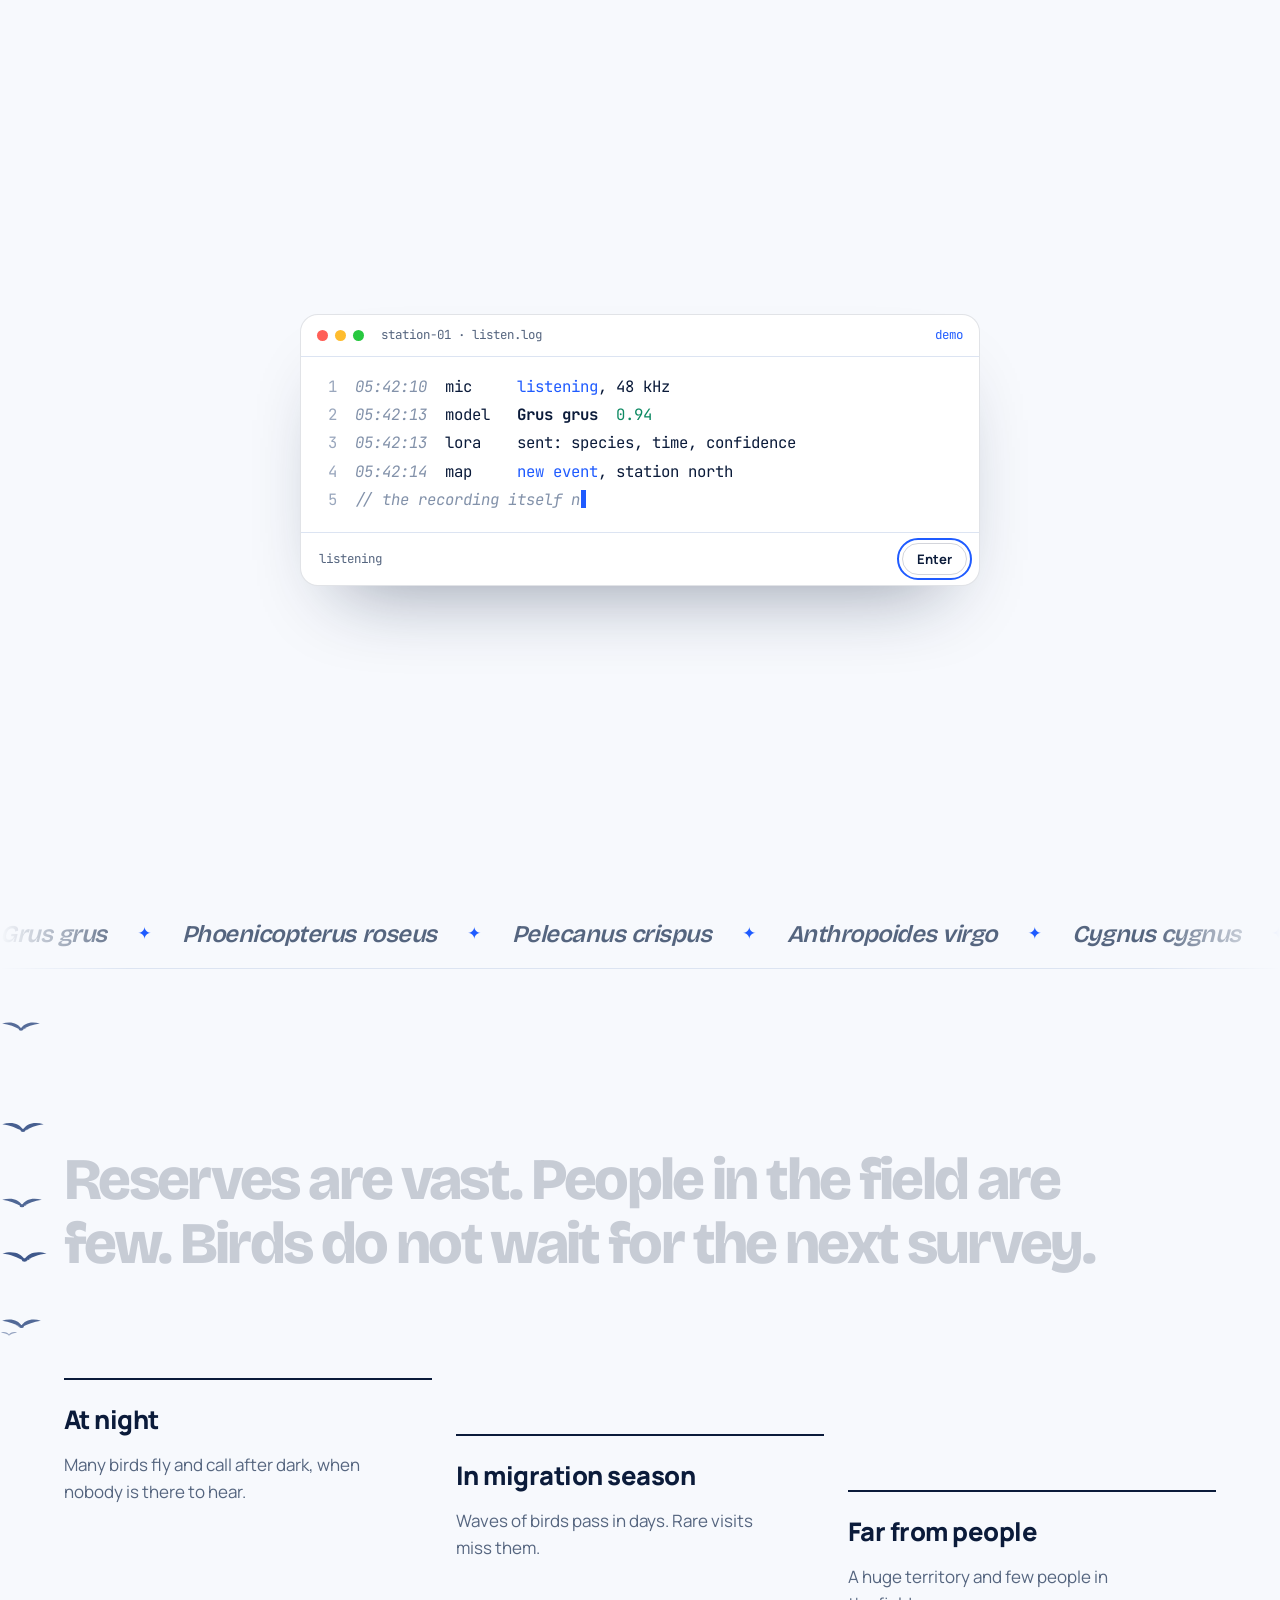
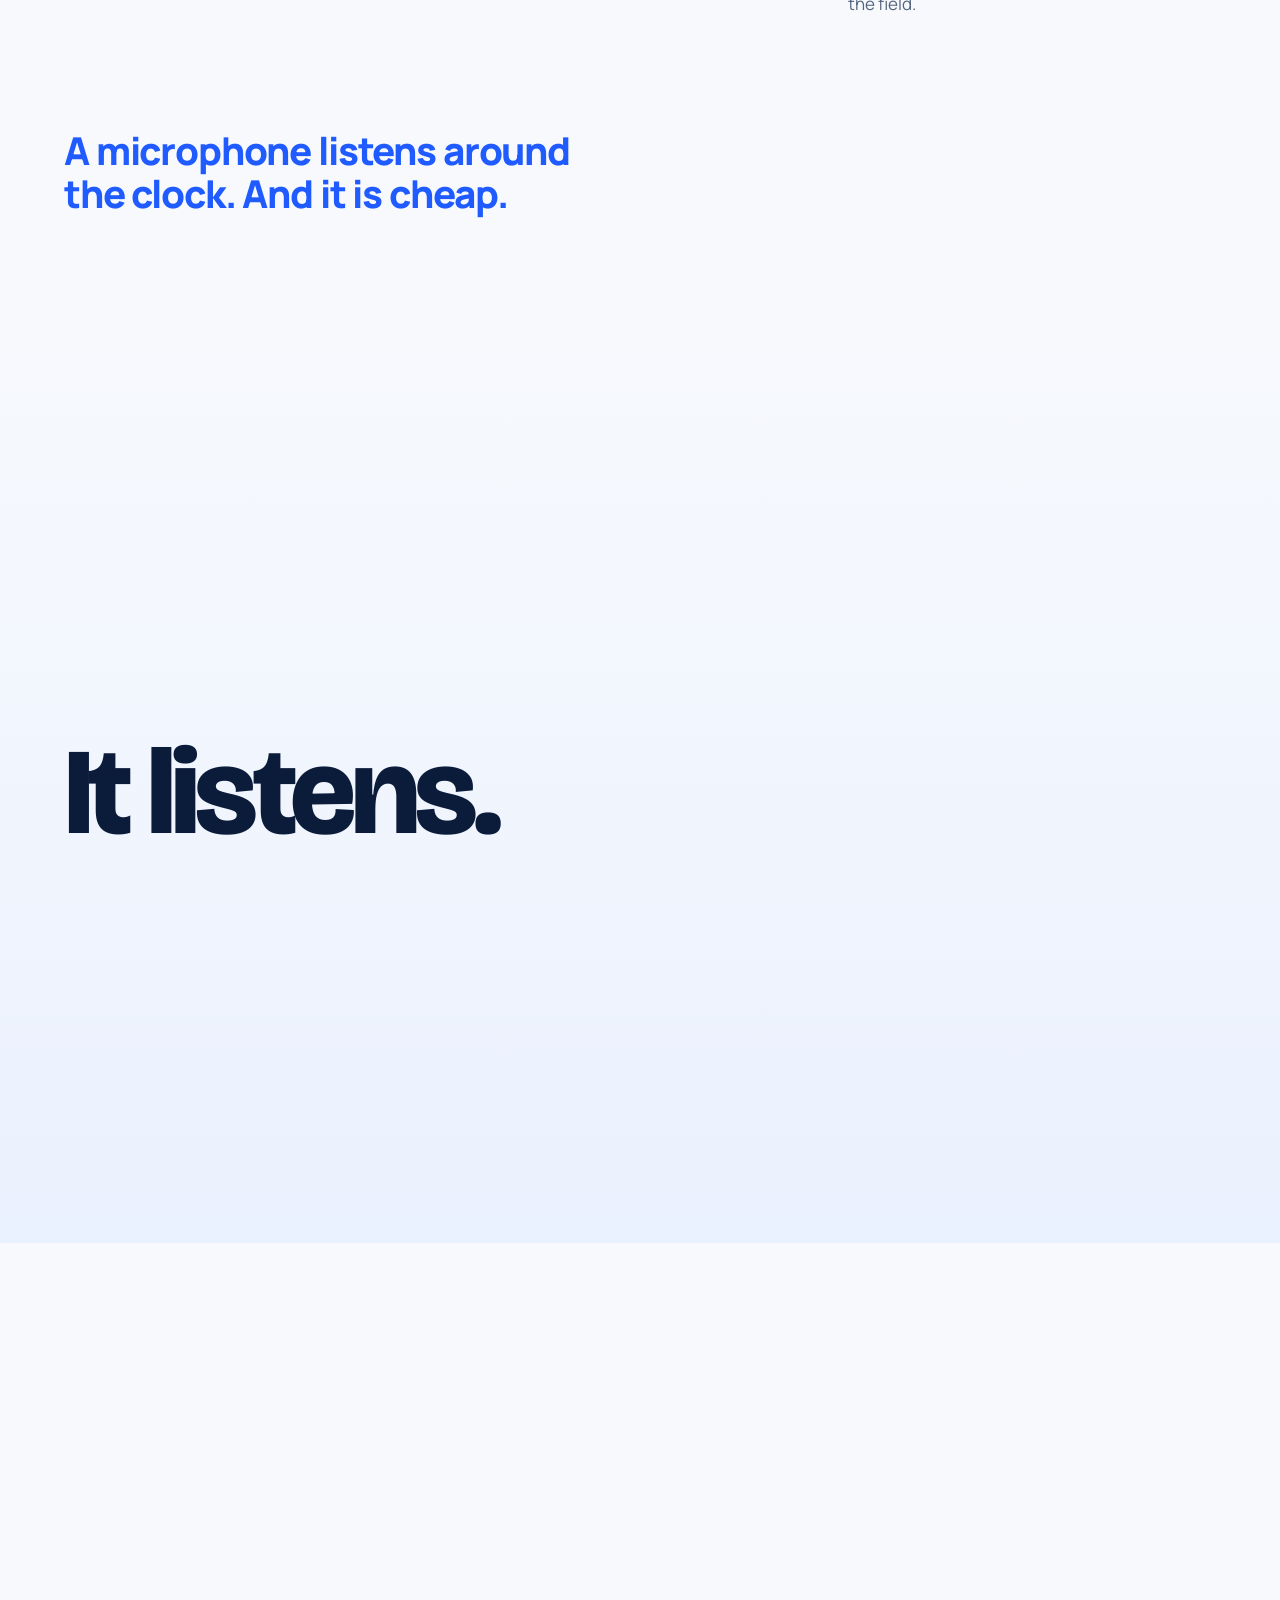
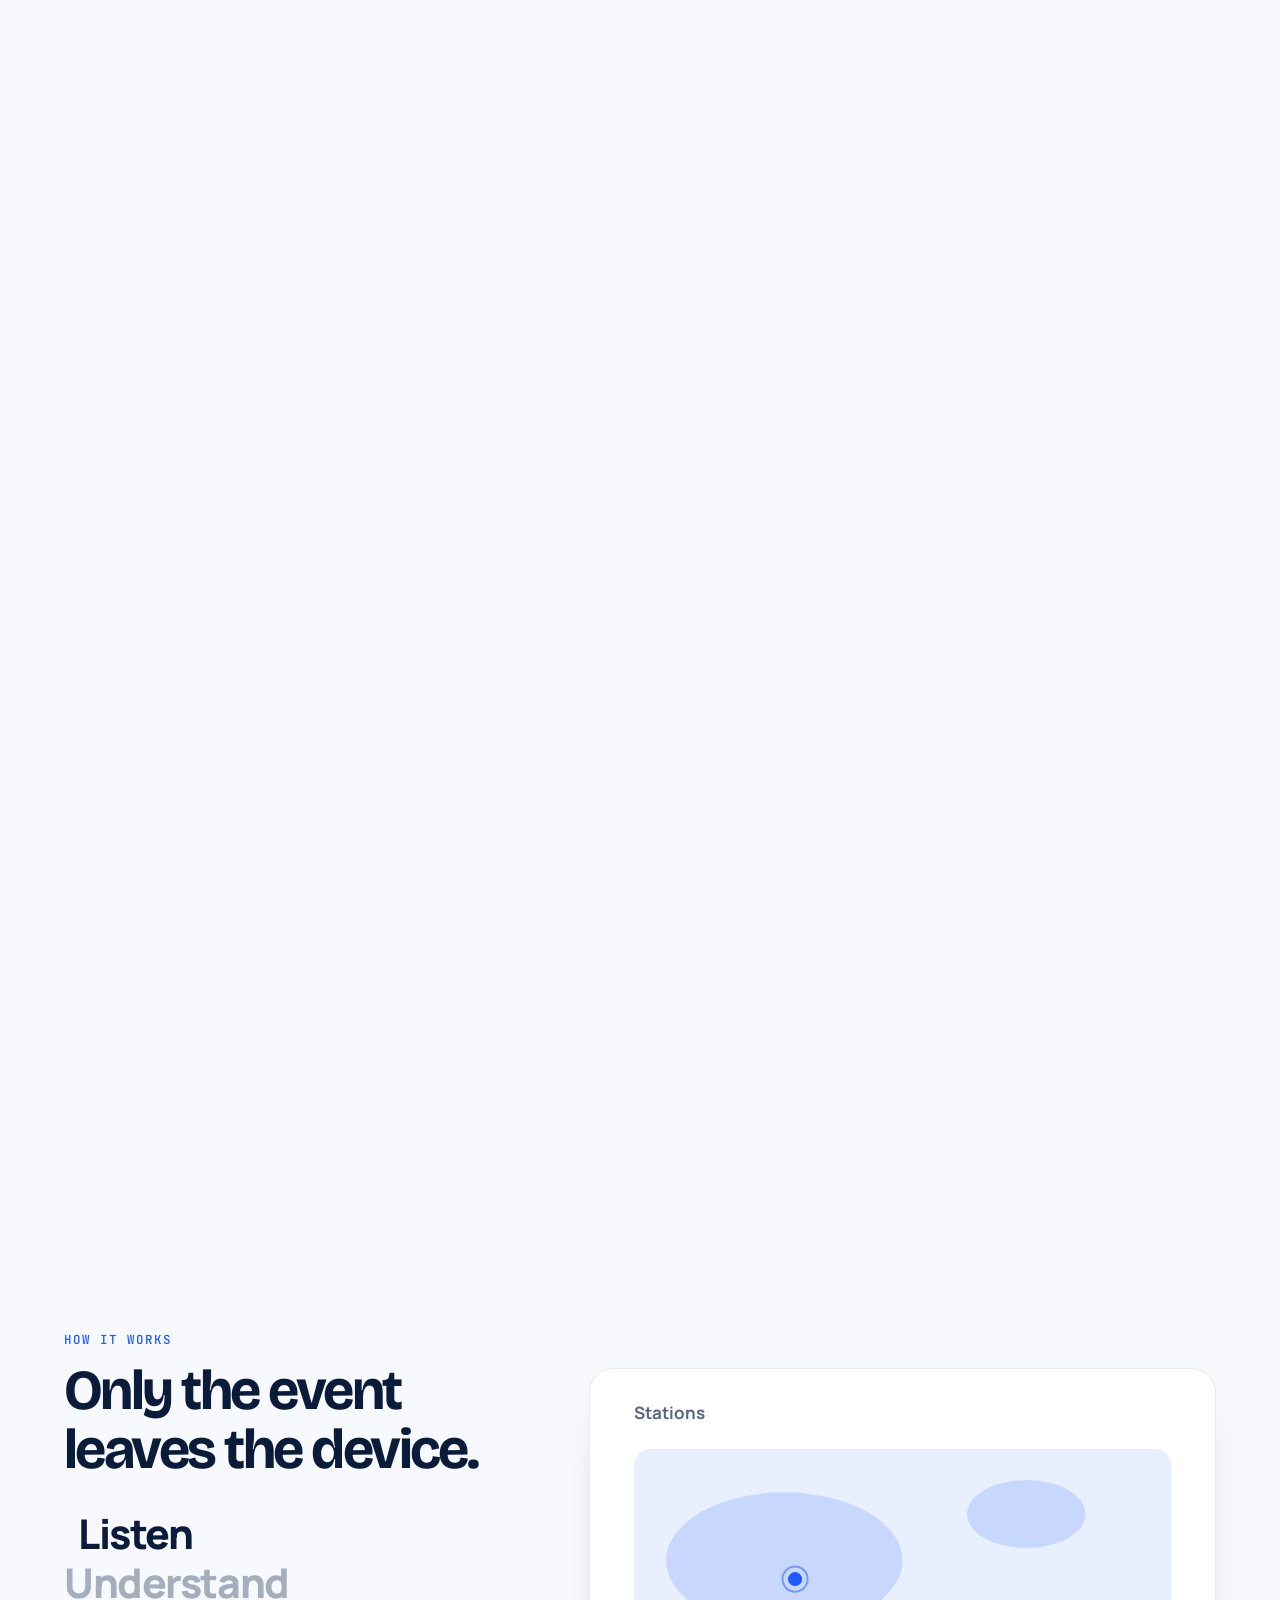
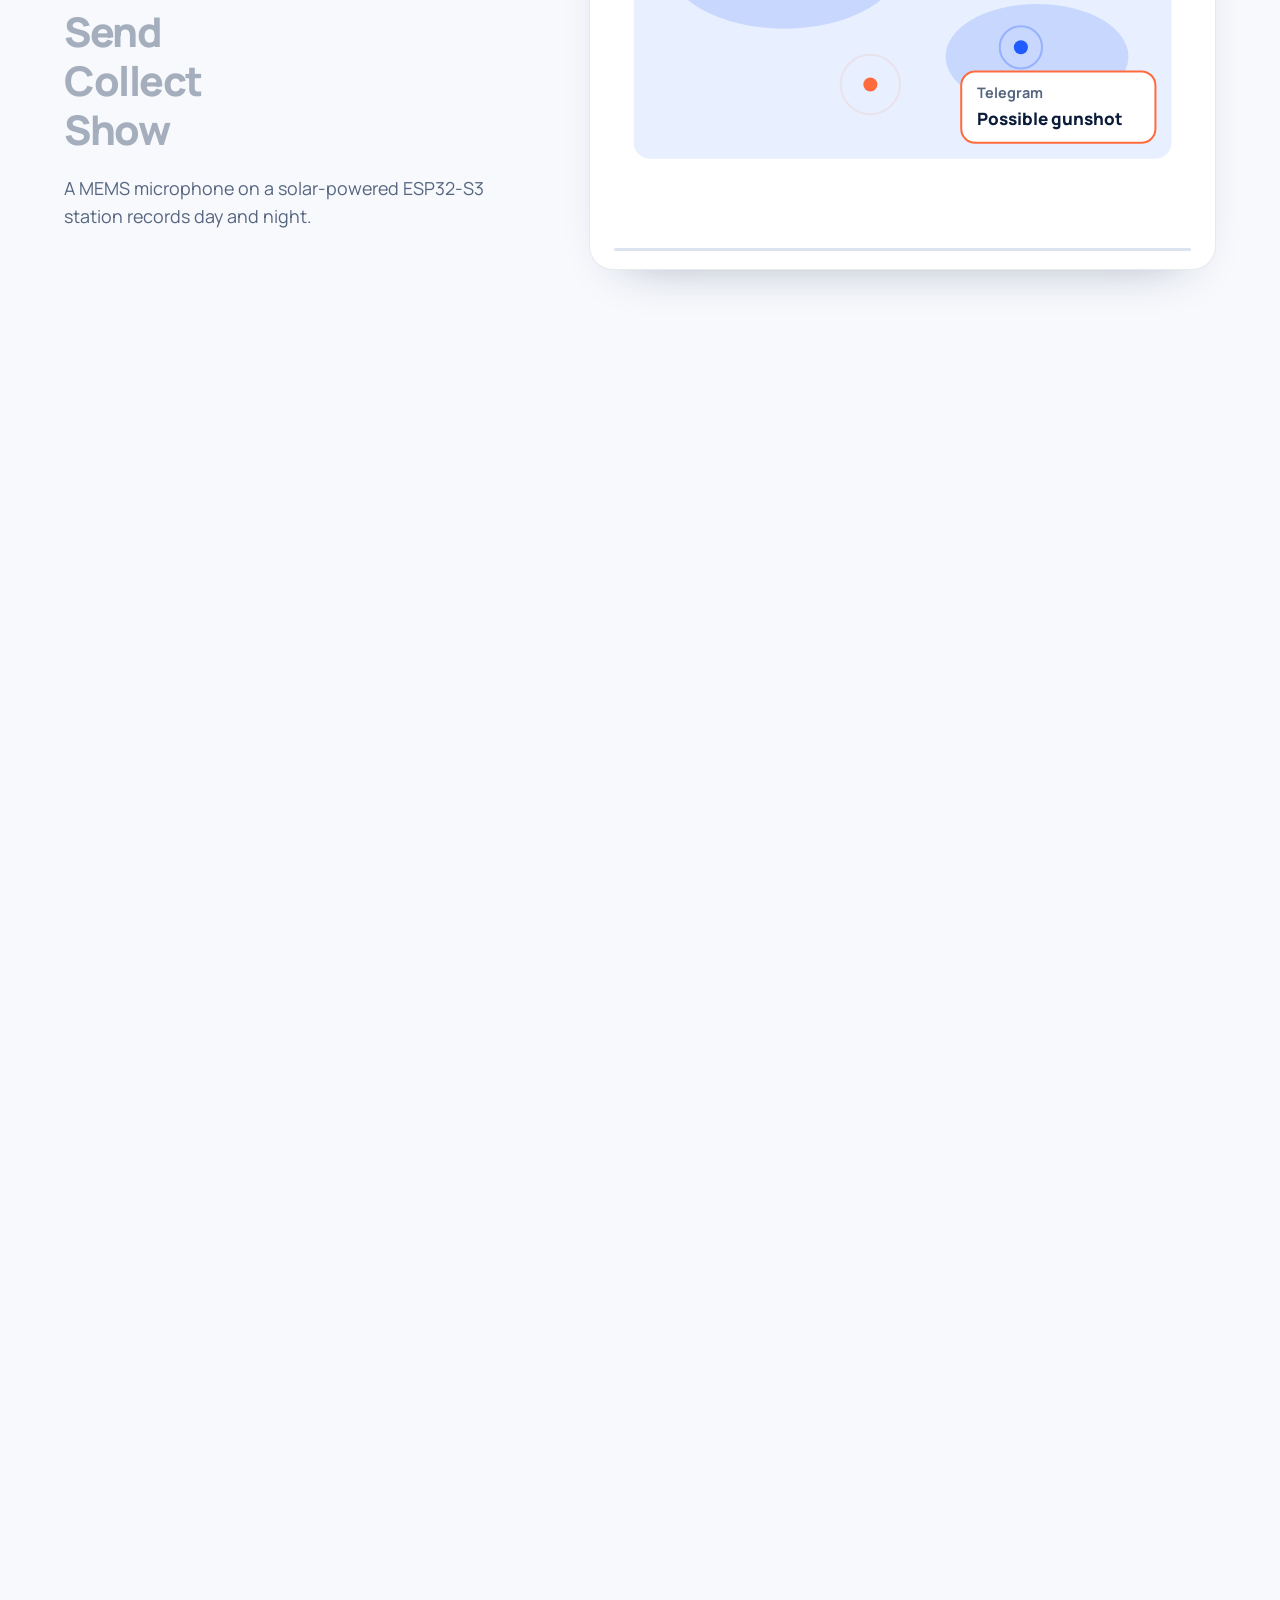
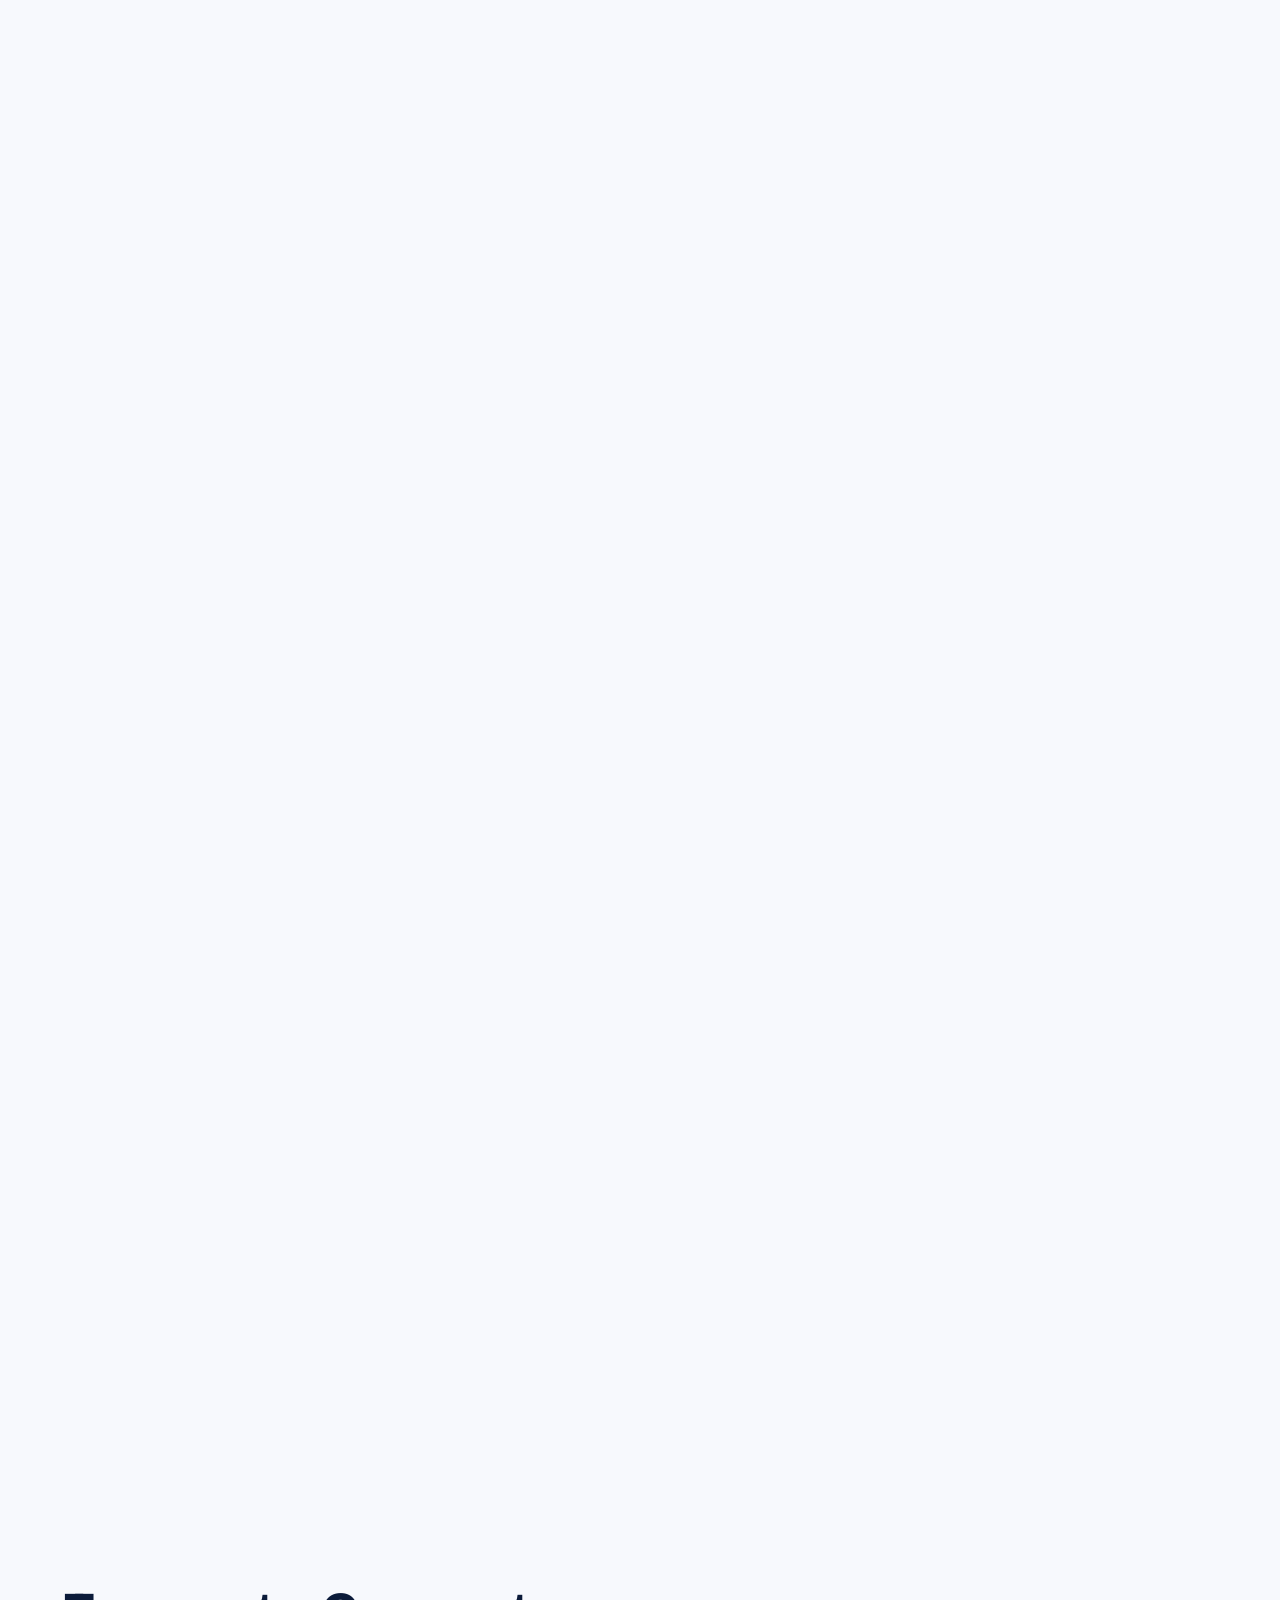
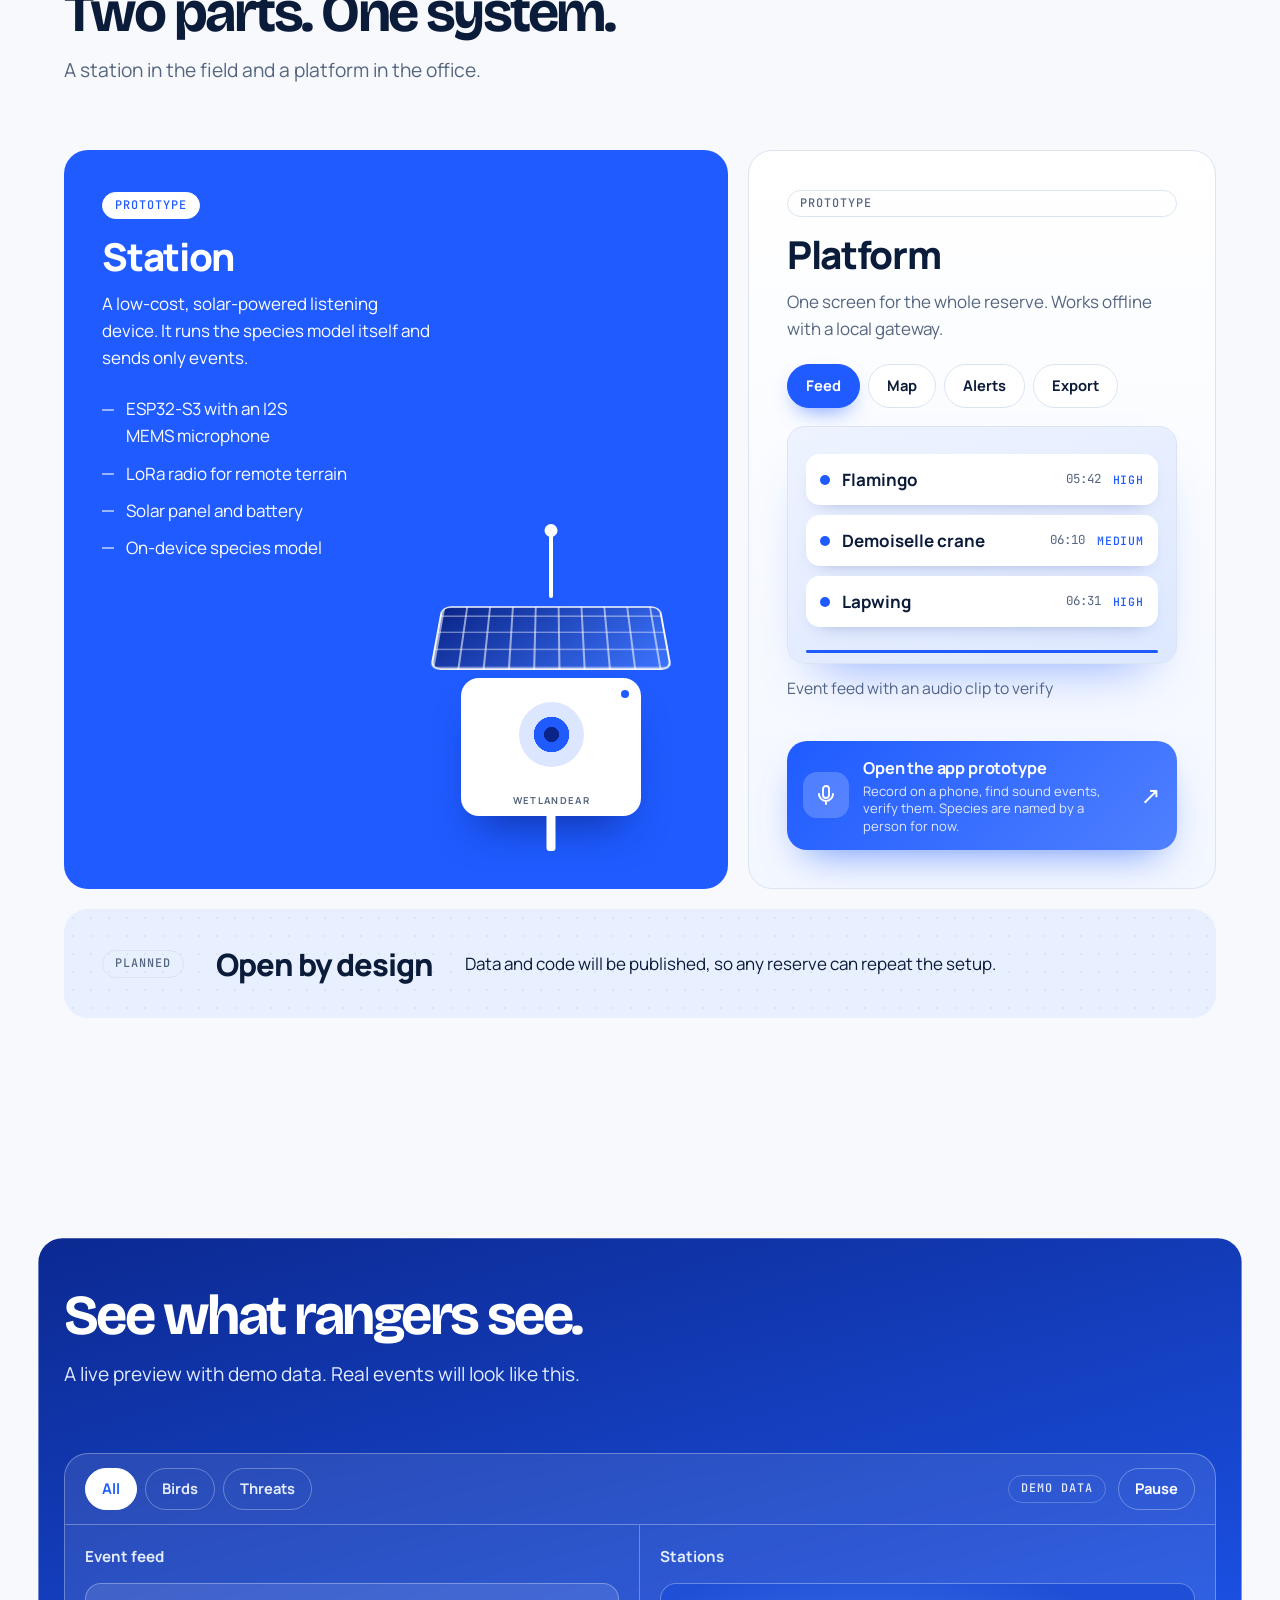
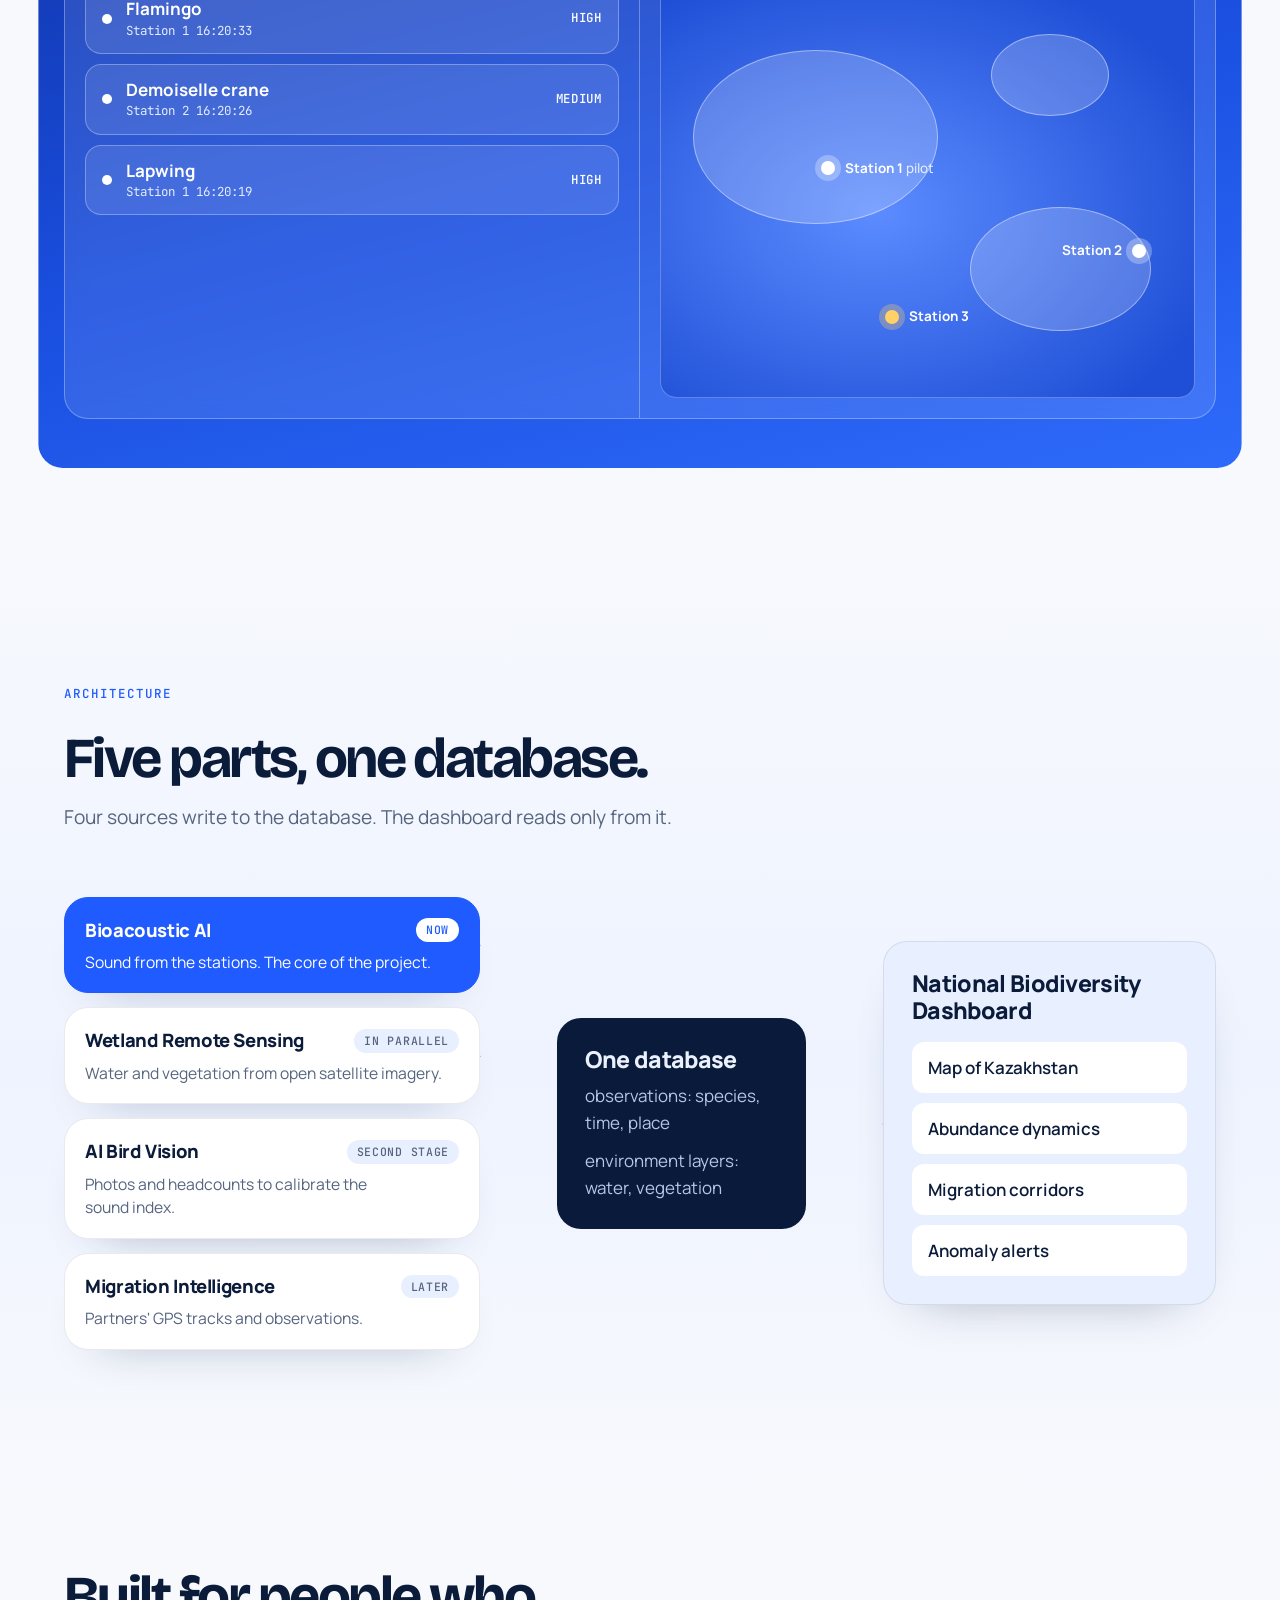
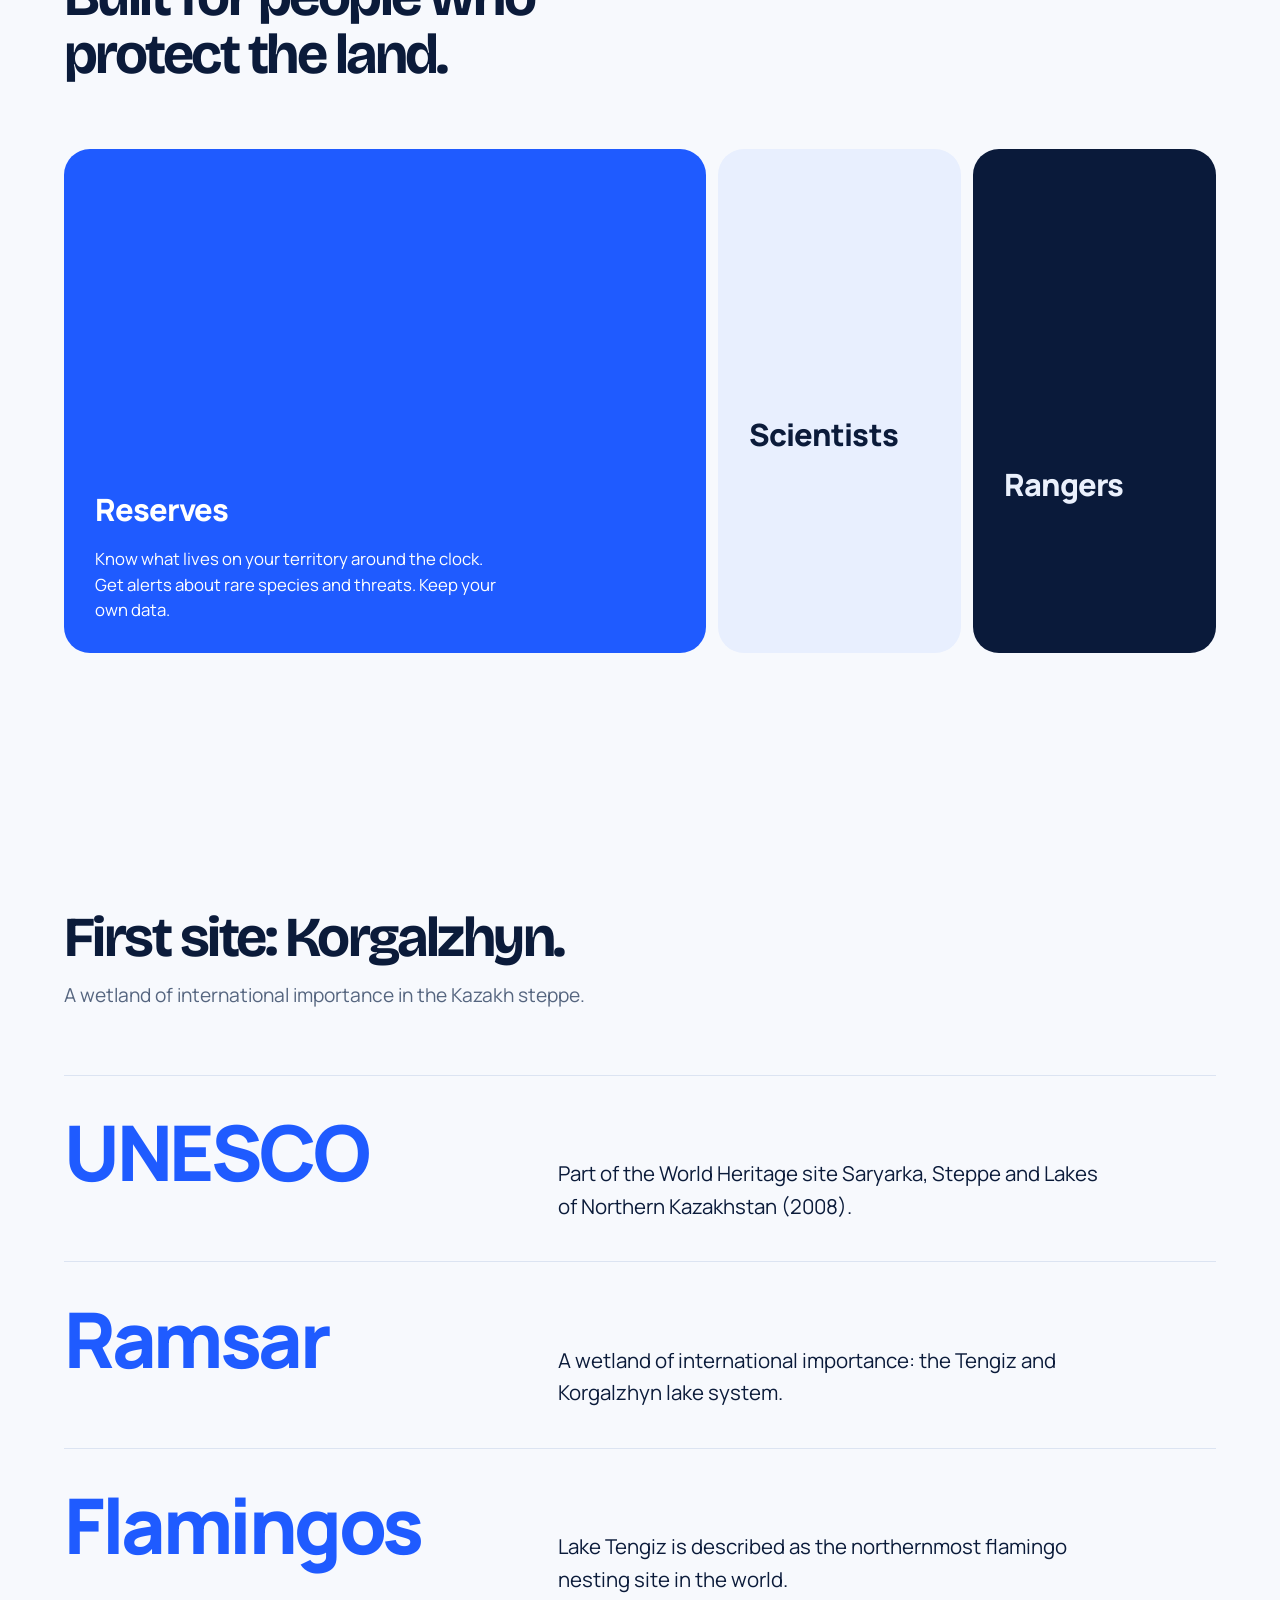
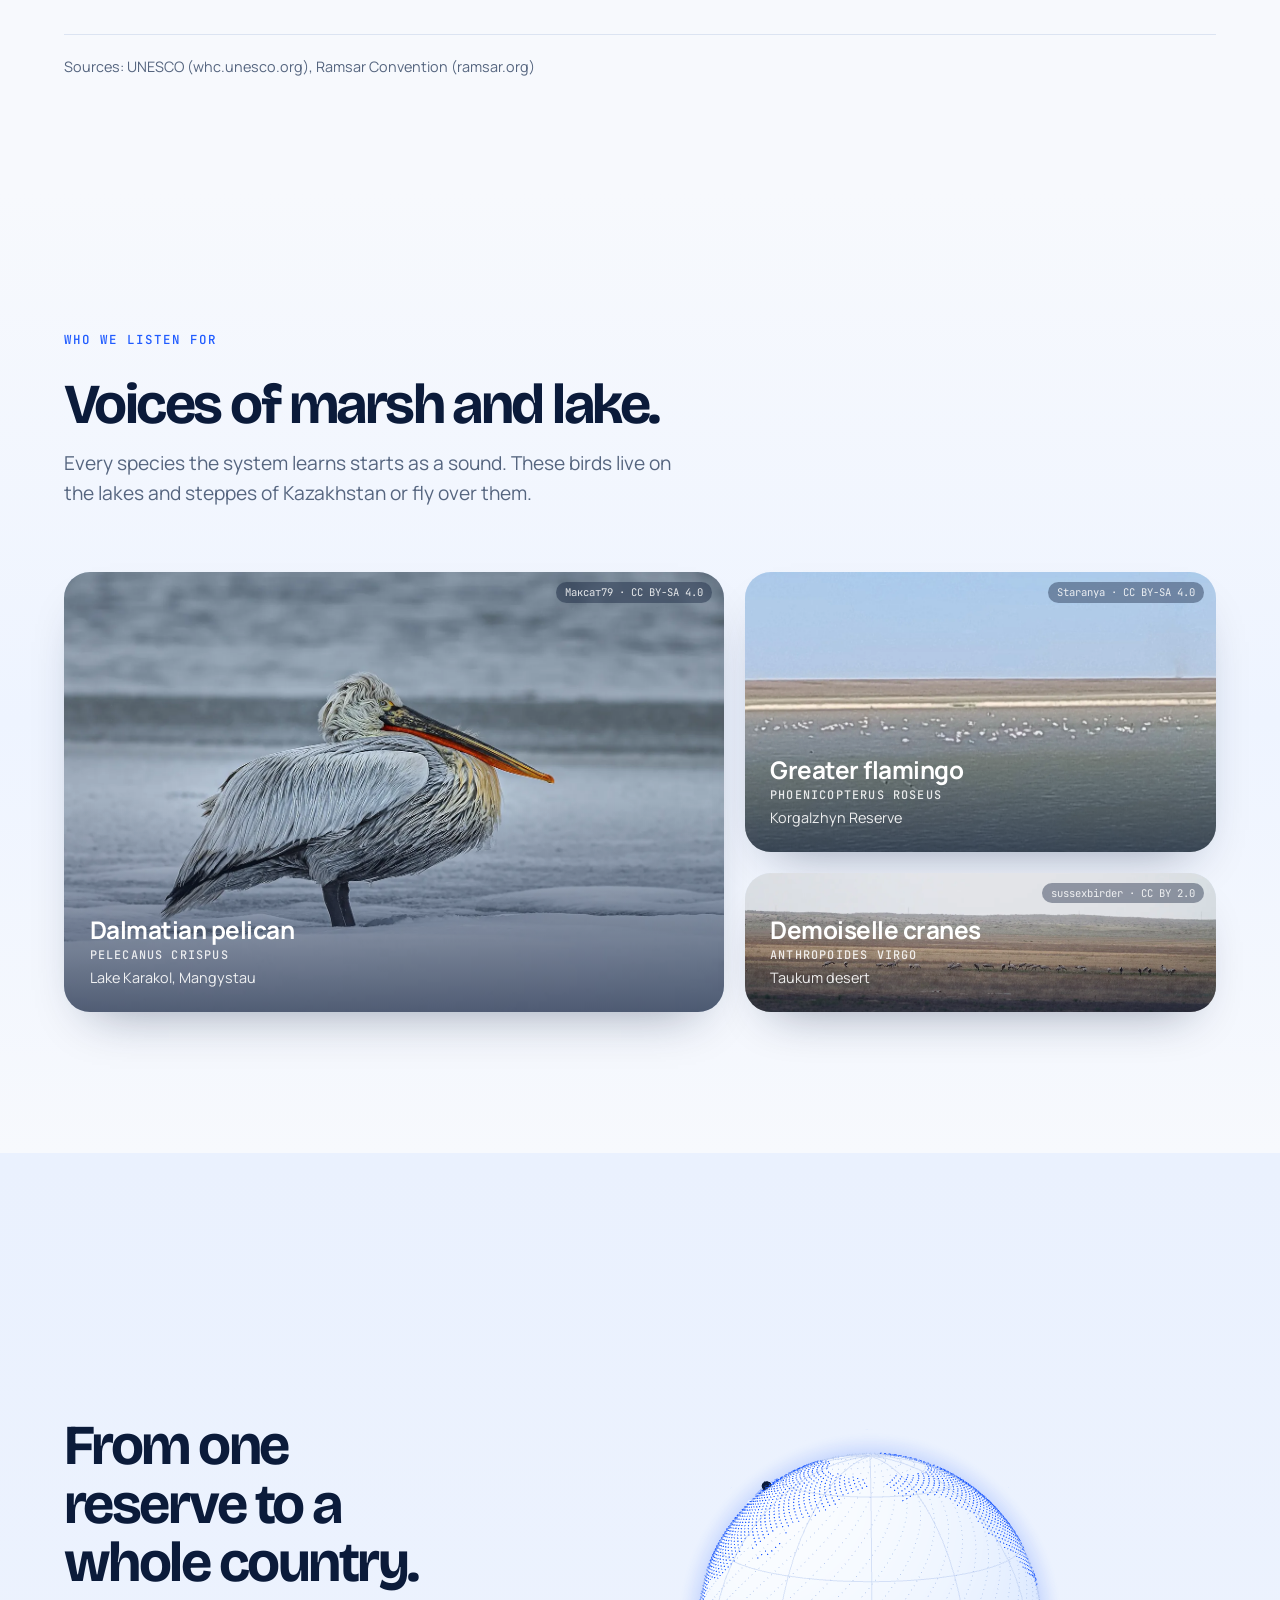
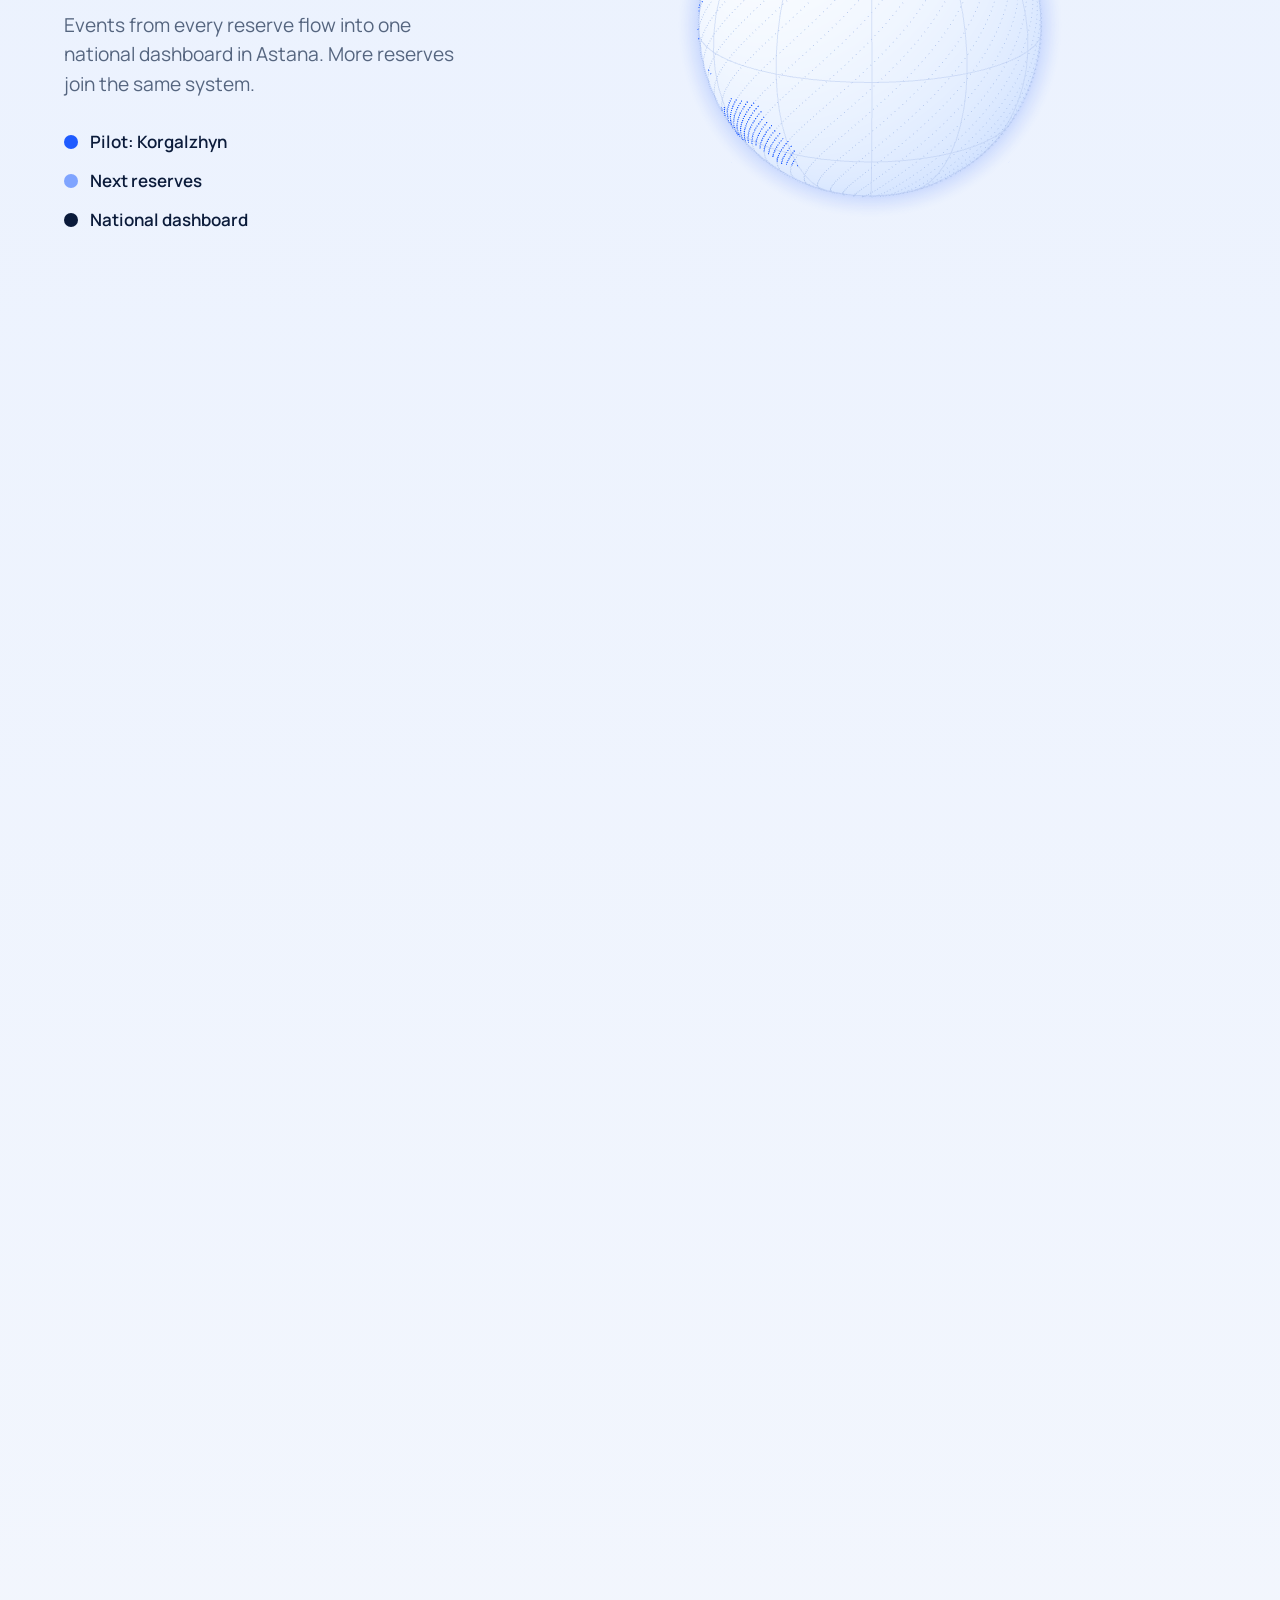
<file: index.html>
<!doctype html>
<html lang="en" class="i18n-pending">
<head>
<meta charset="utf-8">
<meta name="viewport" content="width=device-width,initial-scale=1,viewport-fit=cover">
<meta name="color-scheme" content="light">
<title>WetlandEar: acoustic monitoring for nature reserves</title>
<meta name="description" content="WetlandEar is an open acoustic monitoring system for nature reserves in Kazakhstan. Solar stations recognize birds on the device and rangers see everything on one map.">
<meta name="theme-color" content="#F7F9FD">
<meta property="og:title" content="WetlandEar: hear every reserve">
<meta property="og:description" content="Open acoustic monitoring for Kazakhstan's nature reserves. First site: Korgalzhyn.">
<meta property="og:type" content="website">
<meta property="og:url" content="https://wetlandear.tech/">
<link rel="canonical" href="https://wetlandear.tech/">
<link rel="icon" href="favicon.svg" type="image/svg+xml">
<link rel="preconnect" href="https://fonts.googleapis.com">
<link rel="preconnect" href="https://fonts.gstatic.com" crossorigin>
<link rel="stylesheet" href="https://fonts.googleapis.com/css2?family=Manrope:wght@300..800&family=JetBrains+Mono:wght@400;500;700&display=swap">
<link rel="stylesheet" href="css/style.css?v=20261009">
<link rel="stylesheet" href="css/nature.css?v=20261014">
<link rel="stylesheet" href="css/ds.css?v=20261030">
<link rel="preload" href="fonts/bricolage-grotesque-200-800-latin.woff2" as="font" type="font/woff2" crossorigin>
<link rel="preload" href="img/video/hero-poster.webp" as="image">
<script src="js/boot.js?v=20261009"></script>
<noscript><style>.i18n-pending body{opacity:1!important}.reveal{opacity:1!important;transform:none!important}.hero-h1 .line>span{transform:none!important}</style></noscript>
</head>
<body>
<a class="skip" href="#main" data-i18n="skip">Skip to content</a>
<div class="progress" aria-hidden="true"><i id="progBar"></i></div>
<div class="intro" id="intro" hidden>
  <div class="intro-ed">
    <div class="ed-bar"><i></i><i></i><i></i><span>station-01 · listen.log</span><em>demo</em></div>
    <ol class="intro-lines" id="introLines" aria-hidden="true"></ol>
    <p class="intro-hint"><span id="introState">listening</span><button type="button" class="intro-skip" id="introSkip" data-i18n="intro_skip">Enter</button></p>
  </div>
</div>

<header class="nav" id="nav">
  <div class="nav-in">
    <a class="logo" href="#top" aria-label="WetlandEar">
      <span class="logo-mark" aria-hidden="true"><i></i><i></i><i></i><i></i></span>
      <span class="logo-word">WetlandEar</span>
    </a>
    <nav class="nav-links" aria-label="Primary">
      <a href="#how" data-i18n="nav_how">How it works</a>
      <a href="#product" data-i18n="nav_product">Platform</a>
      <a href="#parts" data-i18n="nav_parts">Components</a>
      <a href="/metrics" data-i18n="nav_metrics">Metrics</a>
      <a href="https://app.wetlandear.tech" rel="noopener" class="nav-app"><span data-i18n="nav_app">App</span> <i aria-hidden="true">&#8599;</i></a>
      <a href="#pilot" data-i18n="nav_pilot">Pilot site</a>
    </nav>
    <div class="nav-end">
      <div class="lang" role="group" aria-label="Language">
        <button type="button" data-lang="ru" aria-pressed="false">RU</button>
        <button type="button" data-lang="en" aria-pressed="true">EN</button>
        <button type="button" data-lang="kk" aria-pressed="false">ҚАЗ</button>
      </div>
      <a class="btn btn-primary btn-sm" href="#join" data-i18n="cta">Join the pilot</a>
    </div>
  </div>
</header>

<main id="main">

  <section class="hero hero-v" id="top">
    <div class="hv">
      <video class="hv-video" id="heroVideo" autoplay muted loop playsinline preload="auto" poster="img/video/hero-poster.webp" aria-hidden="true"><source src="img/video/hero-sm.mp4" type="video/mp4" media="(max-width: 760px)"><source src="img/video/hero.mp4" type="video/mp4"></video>
      <div class="aura" aria-hidden="true"><i></i><i></i><i></i></div>
      <canvas class="hero-canvas" id="heroCanvas" aria-hidden="true"></canvas>
      <div class="hv-noise" aria-hidden="true"></div>
      <div class="hv-shade" aria-hidden="true"></div>
      <a class="live hv-live" href="#pilot"><span class="dot" aria-hidden="true"></span><span data-i18n="hv_live">Pilot site: Korgalzhyn</span></a>
      <button type="button" class="vid-btn hv-btn" id="heroVideoBtn" aria-pressed="false" aria-label="Pause the background video"><i></i></button>
      <div class="hv-content">
        <h1 class="hv-name"><span class="hv-word" data-pull>WetlandEar</span><span class="hv-ast" aria-hidden="true">*</span><span class="sr"> <span data-i18n="hero_h1_a">Hear every</span> <span data-i18n="hero_h1_b">reserve.</span></span></h1>
        <div class="hv-side">
          <p class="hv-text" data-i18n="hero_sub">An open acoustic monitoring system. Solar stations listen to birds, rangers see everything on one map.</p>
          <div class="hv-actions">
            <a class="pill-cta" href="#join"><span data-i18n="cta">Join the pilot</span><span class="arr" aria-hidden="true"><svg viewBox="0 0 24 24"><path d="M5 12h14M13 6l6 6-6 6"/></svg></span></a>
            <a class="hv-link" href="#how" data-i18n="hero_cta2">How it works</a>
          </div>
          <p class="hv-note" aria-hidden="true">* <span data-i18n="hero_h1_a">Hear every</span> <span data-i18n="hero_h1_b">reserve.</span></p>
        </div>
      </div>
    </div>
  </section>

  <div class="marquee" aria-label="Some of the species the model knows">
    <div class="mq-track">
      <ul class="mq-set"><li>Grus grus</li><li>Phoenicopterus roseus</li><li>Pelecanus crispus</li><li>Anthropoides virgo</li><li>Cygnus cygnus</li><li>Anser anser</li><li>Vanellus vanellus</li><li>Acrocephalus arundinaceus</li><li>Alauda arvensis</li><li>Fulica atra</li><li>Larus ichthyaetus</li><li>Botaurus stellaris</li></ul>
      <ul class="mq-set" aria-hidden="true"><li>Grus grus</li><li>Phoenicopterus roseus</li><li>Pelecanus crispus</li><li>Anthropoides virgo</li><li>Cygnus cygnus</li><li>Anser anser</li><li>Vanellus vanellus</li><li>Acrocephalus arundinaceus</li><li>Alauda arvensis</li><li>Fulica atra</li><li>Larus ichthyaetus</li><li>Botaurus stellaris</li></ul>
    </div>
  </div>

  <section class="problem" id="problem">
    <div class="flock" data-birds="6" data-band="3,40" aria-hidden="true"></div>
    <div class="wrap">
      <p class="statement" id="statement" data-i18n="prob_statement">Reserves are vast. People in the field are few. Birds do not wait for the next survey.</p>
      <div class="prob-grid">
        <div class="prob-item reveal" style="--i:0">
          <h3 data-i18n="prob_1_t">At night</h3>
          <p data-i18n="prob_1_p">Many birds fly and call after dark, when nobody is there to hear.</p>
        </div>
        <div class="prob-item reveal" style="--i:1">
          <h3 data-i18n="prob_2_t">In migration season</h3>
          <p data-i18n="prob_2_p">Waves of birds pass in days. Rare visits miss them.</p>
        </div>
        <div class="prob-item reveal" style="--i:2">
          <h3 data-i18n="prob_3_t">Far from people</h3>
          <p data-i18n="prob_3_p">A huge territory and few people in the field.</p>
        </div>
      </div>
      <p class="prob-close reveal" data-i18n="prob_close">A microphone listens around the clock. And it is cheap.</p>
    </div>
  </section>

  <section class="mani" id="mani">
    <div class="mani-pin" id="maniPin">
      <div class="mani-words">
        <p class="mw on" data-i="0" data-i18n="mani_1">It listens.</p>
        <p class="mw" data-i="1" data-i18n="mani_2">It understands.</p>
        <p class="mw" data-i="2" data-i18n="mani_3">It tells you.</p>
      </div>
    </div>
  </section>

  <section class="how" id="how">
    <div class="how-pin" id="howPin">
      <div class="wrap how-grid">
        <div class="how-copy">
          <p class="eyebrow" data-i18n="how_eyebrow">How it works</p>
          <h2 data-i18n="how_h2">Only the event leaves the device.</h2>
          <ol class="steps" id="steps">
            <li class="step on" data-step="0"><button type="button" data-i18n="s1_t">Listen</button></li>
            <li class="step" data-step="1"><button type="button" data-i18n="s2_t">Understand</button></li>
            <li class="step" data-step="2"><button type="button" data-i18n="s3_t">Send</button></li>
            <li class="step" data-step="3"><button type="button" data-i18n="s4_t">Collect</button></li>
            <li class="step" data-step="4"><button type="button" data-i18n="s5_t">Show</button></li>
          </ol>
          <div class="descs" id="descs">
            <p class="desc on" data-step="0" data-i18n="s1_p">A MEMS microphone on a solar-powered ESP32-S3 station records day and night.</p>
            <p class="desc" data-step="1" data-i18n="s2_p">A small model names the species on the device itself. The raw audio stays there.</p>
            <p class="desc" data-step="2" data-i18n="s3_p">LoRa carries the species, the time and the confidence. A tiny message, not a recording.</p>
            <p class="desc" data-step="3" data-i18n="s4_p">A gateway in the reserve office receives the events. No internet needed.</p>
            <p class="desc" data-step="4" data-i18n="s5_p">Rangers get an event feed, a map of stations and Telegram alerts.</p>
          </div>
        </div>
        <div class="how-stage">
          <canvas id="stage" aria-label="Animated diagram of the signal path from microphone to dashboard" role="img"></canvas>
          <div class="how-bar" aria-hidden="true"><i id="howBar"></i></div>
        </div>
      </div>
    </div>
  </section>

  <section class="product" id="product">
    <div class="wrap">
      <div class="sec-head reveal">
        <h2 data-i18n="prod_h2">Two parts. One system.</h2>
        <p class="lead" data-i18n="prod_sub">A station in the field and a platform in the office.</p>
      </div>
      <div class="bento">
        <article class="b b-node reveal" style="--i:0">
          <span class="badge badge-on" data-i18n="node_badge">Prototype</span>
          <h3 data-i18n="node_t">Station</h3>
          <p data-i18n="node_p">A low-cost, solar-powered listening device. It runs the species model itself and sends only events.</p>
          <ul class="specs">
            <li data-i18n="node_li1">ESP32-S3 with an I2S MEMS microphone</li>
            <li data-i18n="node_li2">LoRa radio for remote terrain</li>
            <li data-i18n="node_li3">Solar panel and battery</li>
            <li data-i18n="node_li4">On-device species model</li>
          </ul>
          <div class="device" aria-hidden="true">
            <span class="d-antenna"></span>
            <span class="d-panel"></span>
            <span class="d-body"><span class="d-mic"></span><span class="d-led"></span><span class="d-label">WetlandEar</span></span>
            <span class="d-stand"></span>
          </div>
        </article>
        <article class="b b-plat reveal" style="--i:1">
          <span class="badge" data-i18n="plat_badge">Prototype</span>
          <h3 data-i18n="plat_t">Platform</h3>
          <p data-i18n="plat_p">One screen for the whole reserve. Works offline with a local gateway.</p>
          <div class="ptabs" role="tablist">
            <button type="button" role="tab" class="on" aria-selected="true" data-pv="0" data-i18n="pt_feed">Feed</button>
            <button type="button" role="tab" aria-selected="false" data-pv="1" data-i18n="pt_map">Map</button>
            <button type="button" role="tab" aria-selected="false" data-pv="2" data-i18n="pt_alert">Alerts</button>
            <button type="button" role="tab" aria-selected="false" data-pv="3" data-i18n="pt_export">Export</button>
          </div>
          <div class="pview" id="pview">
            <div class="pv on" data-pv="0">
              <div class="pr" style="--n:0"><span class="pk"></span><b data-i18n="ev_flamingo">Flamingo</b><em>05:42</em><i data-i18n="c_high">high</i></div>
              <div class="pr" style="--n:1"><span class="pk"></span><b data-i18n="ev_crane">Demoiselle crane</b><em>06:10</em><i data-i18n="c_medium">medium</i></div>
              <div class="pr" style="--n:2"><span class="pk"></span><b data-i18n="ev_lapwing">Lapwing</b><em>06:31</em><i data-i18n="c_high">high</i></div>
            </div>
            <div class="pv" data-pv="1">
              <div class="pmap"><span class="lk a"></span><span class="lk b"></span><span class="pd d1"></span><span class="pd d2"></span><span class="pd d3"></span></div>
            </div>
            <div class="pv" data-pv="2">
              <div class="tg" style="--n:0"><small>Telegram</small><b data-i18n="ev_gunshot">Possible gunshot</b><span data-i18n="st_3">Station 3</span></div>
              <div class="tg tg2" style="--n:1"><small>Telegram</small><b data-i18n="ev_engine">Engine noise</b><span data-i18n="st_3">Station 3</span></div>
            </div>
            <div class="pv" data-pv="3">
              <div class="pf" style="--n:0"><b>CSV</b><i><u></u></i></div>
              <div class="pf" style="--n:1"><b>Darwin Core</b><i><u></u></i></div>
              <div class="pg" style="--n:2">GBIF</div>
            </div>
            <span class="pbar" id="pbar"><i id="pbarFill"></i></span>
          </div>
          <p class="pcap" id="pcap" data-i18n="plat_li1">Event feed with an audio clip to verify</p>
          <a class="app-launch" href="https://app.wetlandear.tech" rel="noopener">
            <span class="al-ic" aria-hidden="true"><svg viewBox="0 0 24 24"><rect x="9" y="3" width="6" height="12" rx="3"/><path d="M5 11a7 7 0 0 0 14 0M12 18v3"/></svg></span>
            <span class="al-tx"><b data-i18n="app_open">Open the app prototype</b><small data-i18n="app_note">Record on a phone, find sound events, verify them. Species are named by a person for now.</small></span>
            <span class="al-go" aria-hidden="true">&#8599;</span>
          </a>
        </article>
        <article class="b b-open reveal" style="--i:2">
          <span class="badge" data-i18n="open_badge">Planned</span>
          <h3 data-i18n="open_t">Open by design</h3>
          <p data-i18n="open_p">Data and code will be published, so any reserve can repeat the setup.</p>
        </article>
      </div>
    </div>
  </section>

  <section class="demo" id="demo">
    <div class="demo-shell" id="demoShell">
      <div class="wrap">
        <div class="sec-head">
          <h2 data-i18n="demo_h2">See what rangers see.</h2>
          <p class="lead" data-i18n="demo_sub">A live preview with demo data. Real events will look like this.</p>
        </div>
        <div class="app" role="region" aria-label="Interface preview">
          <div class="app-top">
            <div class="chips" role="group" aria-label="Filter">
              <button type="button" class="on" data-f="all" data-i18n="f_all">All</button>
              <button type="button" data-f="bird" data-i18n="f_birds">Birds</button>
              <button type="button" data-f="threat" data-i18n="f_threats">Threats</button>
            </div>
            <div class="app-tools">
              <span class="badge badge-demo" data-i18n="demo_badge">Demo data</span>
              <button type="button" class="btn-tool" id="demoToggle" data-i18n="demo_pause">Pause</button>
            </div>
          </div>
          <div class="app-body">
            <div class="feed">
              <h3 data-i18n="demo_feed">Event feed</h3>
              <ul id="feed" data-f="all"></ul>
              <p class="empty" id="feedEmpty" data-i18n="demo_empty" hidden>Listening...</p>
            </div>
            <div class="map">
              <h3 data-i18n="demo_map">Stations</h3>
              <div class="map-box" id="mapBox">
                <span class="lake l1"></span><span class="lake l2"></span><span class="lake l3"></span>
                <button type="button" class="st s1" data-st="0"><span class="pin"></span><span class="st-l"><span data-i18n="st_1">Station 1</span> <em data-i18n="st_pilot">pilot</em></span></button>
                <button type="button" class="st s2" data-st="1"><span class="pin"></span><span class="st-l" data-i18n="st_2">Station 2</span></button>
                <button type="button" class="st s3" data-st="2"><span class="pin"></span><span class="st-l" data-i18n="st_3">Station 3</span></button>
                <div class="toast" id="toast" role="status"></div>
              </div>
            </div>
          </div>
        </div>
      </div>
    </div>
  </section>

  <section class="parts" id="parts">
    <div class="wrap">
      <div class="sec-head reveal">
        <p class="eyebrow" data-i18n="parts_eyebrow">Architecture</p>
        <h2 data-i18n="parts_h2">Five parts, one database.</h2>
        <p class="lead" data-i18n="parts_sub">Four sources write to the database. The dashboard reads only from it.</p>
      </div>
      <div class="arch" id="arch">
        <svg class="arch-svg" id="archSvg" aria-hidden="true"></svg>
        <ul class="src-list">
          <li class="src core" data-src="0">
            <div class="src-top"><span class="src-name">Bioacoustic AI</span><span class="chip chip-now" data-i18n="p1_s">Now</span></div>
            <p data-i18n="p1_d">Sound from the stations. The core of the project.</p>
          </li>
          <li class="src" data-src="1">
            <div class="src-top"><span class="src-name">Wetland Remote Sensing</span><span class="chip" data-i18n="p2_s">In parallel</span></div>
            <p data-i18n="p2_d">Water and vegetation from open satellite imagery.</p>
          </li>
          <li class="src" data-src="2">
            <div class="src-top"><span class="src-name">AI Bird Vision</span><span class="chip" data-i18n="p3_s">Second stage</span></div>
            <p data-i18n="p3_d">Photos and headcounts to calibrate the sound index.</p>
          </li>
          <li class="src" data-src="3">
            <div class="src-top"><span class="src-name">Migration Intelligence</span><span class="chip" data-i18n="p4_s">Later</span></div>
            <p data-i18n="p4_d">Partners' GPS tracks and observations.</p>
          </li>
        </ul>
        <div class="db" id="archDb">
          <h3 data-i18n="db_t">One database</h3>
          <p data-i18n="db_d1">observations: species, time, place</p>
          <p data-i18n="db_d2">environment layers: water, vegetation</p>
        </div>
        <div class="dash" id="archDash">
          <h3>National Biodiversity Dashboard</h3>
          <ul>
            <li data-i18n="dash_i1">Map of Kazakhstan</li>
            <li data-i18n="dash_i2">Abundance dynamics</li>
            <li data-i18n="dash_i3">Migration corridors</li>
            <li data-i18n="dash_i4">Anomaly alerts</li>
          </ul>
        </div>
      </div>
    </div>
  </section>

  <section class="for" id="for">
    <div class="wrap">
      <h2 class="reveal" data-i18n="for_h2">Built for people who protect the land.</h2>
      <div class="acc reveal" id="acc" style="--i:1">
        <article class="acc-p p-blue on" tabindex="0">
          <h3 data-i18n="for_1_t">Reserves</h3>
          <p data-i18n="for_1_p">Know what lives on your territory around the clock. Get alerts about rare species and threats. Keep your own data.</p>
        </article>
        <article class="acc-p p-sky" tabindex="0">
          <h3 data-i18n="for_2_t">Scientists</h3>
          <p data-i18n="for_2_p">Labeled recordings from the Kazakh steppe, BirdNET and Perch tested on local species, export in Darwin Core.</p>
        </article>
        <article class="acc-p p-ink" tabindex="0">
          <h3 data-i18n="for_3_t">Rangers</h3>
          <p data-i18n="for_3_p">Alerts in Telegram, a map of stations, nothing complicated to set up.</p>
        </article>
      </div>
    </div>
  </section>

  <section class="pilot" id="pilot">
    <div class="wrap">
      <div class="sec-head reveal">
        <h2 data-i18n="pilot_h2">First site: Korgalzhyn.</h2>
        <p class="lead" data-i18n="pilot_sub">A wetland of international importance in the Kazakh steppe.</p>
      </div>
      <div class="rows">
        <div class="row reveal" style="--i:0"><h3 data-i18n="pil_1_t">UNESCO</h3><p data-i18n="pil_1_p">Part of the World Heritage site Saryarka, Steppe and Lakes of Northern Kazakhstan (2008).</p></div>
        <div class="row reveal" style="--i:1"><h3 data-i18n="pil_2_t">Ramsar</h3><p data-i18n="pil_2_p">A wetland of international importance: the Tengiz and Korgalzhyn lake system.</p></div>
        <div class="row reveal" style="--i:2"><h3 data-i18n="pil_3_t">Flamingos</h3><p data-i18n="pil_3_p">Lake Tengiz is described as the northernmost flamingo nesting site in the world.</p></div>
      </div>
      <p class="note" data-i18n="pilot_src">Sources: UNESCO (whc.unesco.org), Ramsar Convention (ramsar.org)</p>
    </div>
  </section>

  <section class="birds" id="birds">
    <div class="wrap">
      <div class="sec-head reveal">
        <p class="eyebrow" data-i18n="birds_eyebrow">Who we listen for</p>
        <h2 data-i18n="birds_h2">Voices of marsh and lake.</h2>
        <p class="lead" data-i18n="birds_p">Every species the system learns starts as a sound. These birds live on the lakes and steppes of Kazakhstan or fly over them.</p>
      </div>
      <div class="bird-grid">
        <figure class="bird-card bc-a reveal" style="--i:0">
          <img src="img/pelican.webp" width="1400" height="933" loading="lazy" decoding="async" data-alt="alt_pelican" alt="">
          <a class="credit" href="https://commons.wikimedia.org/wiki/File:%D0%9A%D1%83%D0%B4%D1%80%D1%8F%D0%B2%D1%8B%D0%B9_%D0%BF%D0%B5%D0%BB%D0%B8%D0%BA%D0%B0%D0%BD._%D0%9E%D0%B7%D0%B5%D1%80%D0%BE_%D0%9A%D0%B0%D1%80%D0%B0%D0%BA%D0%BE%D0%BB%2C_%D0%9C%D0%B0%D0%BD%D0%B3%D0%B8%D1%81%D1%82%D0%B0%D1%83.jpg" rel="noopener">Максат79 · CC BY-SA 4.0</a>
          <figcaption><b data-i18n="bird_pelican">Dalmatian pelican</b><em>Pelecanus crispus</em><span class="where" data-i18n="where_pelican">Lake Karakol, Mangystau</span></figcaption>
        </figure>
        <figure class="bird-card bc-b reveal" style="--i:1">
          <img src="img/flamingos.webp" width="1500" height="812" loading="lazy" decoding="async" data-alt="alt_flamingos" alt="">
          <a class="credit" href="https://commons.wikimedia.org/wiki/File:%D0%A0%D0%BE%D0%B7%D0%BE%D0%B2%D1%8B%D0%B5_%D1%84%D0%BB%D0%B0%D0%BC%D0%B8%D0%BD%D0%B3%D0%BE_%D0%B2_%D0%B6%D0%B8%D0%B2%D0%BE%D0%B9_%D0%BF%D1%80%D0%B8%D1%80%D0%BE%D0%B4%D0%B5.jpg" rel="noopener">Staranya · CC BY-SA 4.0</a>
          <figcaption><b data-i18n="bird_flamingo">Greater flamingo</b><em>Phoenicopterus roseus</em><span class="where" data-i18n="where_flamingo">Korgalzhyn Reserve</span></figcaption>
        </figure>
        <figure class="bird-card bc-c reveal" style="--i:2">
          <img src="img/steppe-cranes.webp" width="1600" height="525" loading="lazy" decoding="async" data-alt="alt_cranes" alt="">
          <a class="credit" href="https://commons.wikimedia.org/wiki/File:Demoiselle_Crane_(Anthropoides_virgo).jpg" rel="noopener">sussexbirder · CC BY 2.0</a>
          <figcaption><b data-i18n="bird_cranes">Demoiselle cranes</b><em>Anthropoides virgo</em><span class="where" data-i18n="where_cranes">Taukum desert</span></figcaption>
        </figure>
      </div>
    </div>
  </section>

  <section class="globe" id="globe">
    <div class="globe-pin" id="globePin">
      <div class="wrap globe-grid">
        <div class="globe-copy">
          <h2 data-i18n="globe_h2">From one reserve to a whole country.</h2>
          <p class="lead" data-i18n="globe_p">Events from every reserve flow into one national dashboard in Astana. More reserves join the same system.</p>
          <ul class="legend">
            <li><span class="lg lg-pilot"></span><span data-i18n="leg_pilot">Pilot: Korgalzhyn</span></li>
            <li><span class="lg lg-next"></span><span data-i18n="leg_next">Next reserves</span></li>
            <li><span class="lg lg-dash"></span><span data-i18n="leg_dash">National dashboard</span></li>
          </ul>
        </div>
        <div class="globe-stage">
          <canvas id="globeCanvas" role="img" aria-label="Rotating globe that settles on Kazakhstan and sends events to Astana"></canvas>
          <span class="glabel" id="lblAstana" data-i18n="lbl_astana">Astana</span>
          <span class="glabel glabel-sm" id="lblKorg" data-i18n="lbl_korg">Korgalzhyn</span>
        </div>
      </div>
    </div>
  </section>

  <section class="proof" id="proof">
    <div class="wrap">
      <div class="sec-head reveal">
        <p class="eyebrow" data-i18n="proof_eyebrow">Validation</p>
        <h2 data-i18n="proof_h2">How we test it.</h2>
      </div>
      <div class="proof-grid">
        <div class="proof-item reveal" style="--i:0"><h3 data-i18n="pr1_t">Baseline</h3><p data-i18n="pr1_p">BirdNET and Perch on existing recordings give a first accuracy table by species.</p></div>
        <div class="proof-item reveal" style="--i:1"><h3 data-i18n="pr2_t">Own dataset</h3><p data-i18n="pr2_p">Korgalzhyn recordings labeled with the reserve's ornithologist, so the accuracy is verified.</p></div>
        <div class="proof-item reveal" style="--i:2"><h3 data-i18n="pr3_t">Honest split</h3><p data-i18n="pr3_p">We test on other sites and other dates, not on random clips of one recording.</p></div>
        <div class="proof-item reveal" style="--i:3"><h3 data-i18n="pr4_t">Field test</h3><p data-i18n="pr4_p">A reference recorder runs alongside. Wind and water are tested separately. False alarms are counted per hour.</p></div>
      </div>
    </div>
  </section>

  <section class="plan" id="plan">
    <div class="wrap plan-grid">
      <h2 class="plan-h" data-i18n="plan_h2">Six steps. Each one shows a result.</h2>
      <div class="timeline" id="timeline">
        <span class="tl-line" aria-hidden="true"><i class="tl-fill" id="tlFill"></i></span>
        <div class="tl-item"><h3 data-i18n="pl1_t">Contact</h3><p data-i18n="pl1_p">The reserve agrees to the installation and names an advising ornithologist.</p></div>
        <div class="tl-item"><h3 data-i18n="pl2_t">Baseline</h3><p data-i18n="pl2_p">First accuracy table for BirdNET and Perch.</p></div>
        <div class="tl-item"><h3 data-i18n="pl3_t">Dataset</h3><p data-i18n="pl3_p">Collection and labeling, split by site and date.</p></div>
        <div class="tl-item"><h3 data-i18n="pl4_t">Model and MVP</h3><p data-i18n="pl4_p">Fine-tuning, quantization, event feed and Telegram alerts on one station.</p></div>
        <div class="tl-item"><h3 data-i18n="pl5_t">Field season</h3><p data-i18n="pl5_p">Power draw, LoRa range, comparison with a reference recorder.</p></div>
        <div class="tl-item"><h3 data-i18n="pl6_t">Analysis and defense</h3><p data-i18n="pl6_p">Results for the RKNP and ISEF science competitions.</p></div>
        <p class="tl-extra" data-i18n="plan_par">In parallel: satellite analysis of water and vegetation.</p>
        <p class="tl-extra" data-i18n="plan_next">Next: a second reserve with different terrain, to test whether the model transfers.</p>
      </div>
    </div>
  </section>

  <section class="join" id="join">
    <div class="wrap">
      <div class="join-card">
        <img class="join-bg" src="img/dawn.webp" width="1920" height="1080" loading="lazy" decoding="async" data-alt="alt_dawn" alt="">
        <a class="credit" href="https://commons.wikimedia.org/wiki/File:Sunset_in_Korgalzhyn_Nature_Reserve.jpg" rel="noopener">Dildakhmet · CC BY-SA 4.0</a>
        <div class="join-in">
          <h2 class="reveal" data-i18n="join_h2">Be the first reserve to listen.</h2>
          <p class="lead reveal" style="--i:1" data-i18n="join_p">We are looking for a pilot reserve, an ornithologist, and mentors in audio ML and remote sensing.</p>
          <div class="reveal" style="--i:2">
            <a class="btn btn-primary btn-lg mag" data-mail href="mailto:zzhaseka@gmail.com" data-i18n="cta">Join the pilot</a>
          </div>
        </div>
      </div>
    </div>
  </section>
</main>

<footer class="foot">
  <div class="foot-in">
    <a class="logo" href="#top" aria-label="WetlandEar">
      <span class="logo-mark" aria-hidden="true"><i></i><i></i><i></i><i></i></span>
      <span class="logo-word">WetlandEar</span>
    </a>
    <p data-i18n="foot_built">Built in Astana by Zhasmin Jumanova.</p>
    <p class="foot-links"><a data-mail href="mailto:zzhaseka@gmail.com">zzhaseka@gmail.com</a> <a href="https://zhasminjumanova.com" rel="noopener" data-i18n="foot_site">Portfolio</a> <a href="/privacy" data-i18n="foot_privacy">Privacy</a> <a href="/metrics" data-i18n="foot_metrics">Model accuracy</a></p>
    <p class="foot-credit"><span data-i18n="foot_photos">Photos from Wikimedia Commons:</span> <a href="https://commons.wikimedia.org/wiki/File:Sunset_in_Korgalzhyn_Nature_Reserve.jpg" rel="noopener">Dildakhmet</a> (CC BY-SA 4.0), <a href="https://commons.wikimedia.org/wiki/File:%D0%A0%D0%BE%D0%B7%D0%BE%D0%B2%D1%8B%D0%B5_%D1%84%D0%BB%D0%B0%D0%BC%D0%B8%D0%BD%D0%B3%D0%BE_%D0%B2_%D0%B6%D0%B8%D0%B2%D0%BE%D0%B9_%D0%BF%D1%80%D0%B8%D1%80%D0%BE%D0%B4%D0%B5.jpg" rel="noopener">Staranya</a> (CC BY-SA 4.0), <a href="https://commons.wikimedia.org/wiki/File:%D0%9A%D1%83%D0%B4%D1%80%D1%8F%D0%B2%D1%8B%D0%B9_%D0%BF%D0%B5%D0%BB%D0%B8%D0%BA%D0%B0%D0%BD._%D0%9E%D0%B7%D0%B5%D1%80%D0%BE_%D0%9A%D0%B0%D1%80%D0%B0%D0%BA%D0%BE%D0%BB%2C_%D0%9C%D0%B0%D0%BD%D0%B3%D0%B8%D1%81%D1%82%D0%B0%D1%83.jpg" rel="noopener">Максат79</a> (CC BY-SA 4.0), <a href="https://commons.wikimedia.org/wiki/File:Demoiselle_Crane_(Anthropoides_virgo).jpg" rel="noopener">sussexbirder</a> (CC BY 2.0).</p>
  </div>
</footer>

<button type="button" class="totop" id="toTop" aria-label="Back to top">&uarr;</button>

<script src="vendor/gsap.min.js"></script>
<script src="vendor/ScrollTrigger.min.js"></script>
<script src="vendor/three.min.js"></script>
<script src="js/i18n.js?v=20261009"></script>
<script src="js/spectrogram.js?v=20261009"></script>
<script src="js/globe.js?v=20261009"></script>
<script src="js/pipeline.js?v=20261009"></script>
<script src="js/demo.js?v=20261009"></script>
<script src="js/main.js?v=20261009"></script>
<script src="js/nature.js?v=20261014"></script>
<script src="js/ds.js?v=20261030"></script>
</body>
</html>
</file>
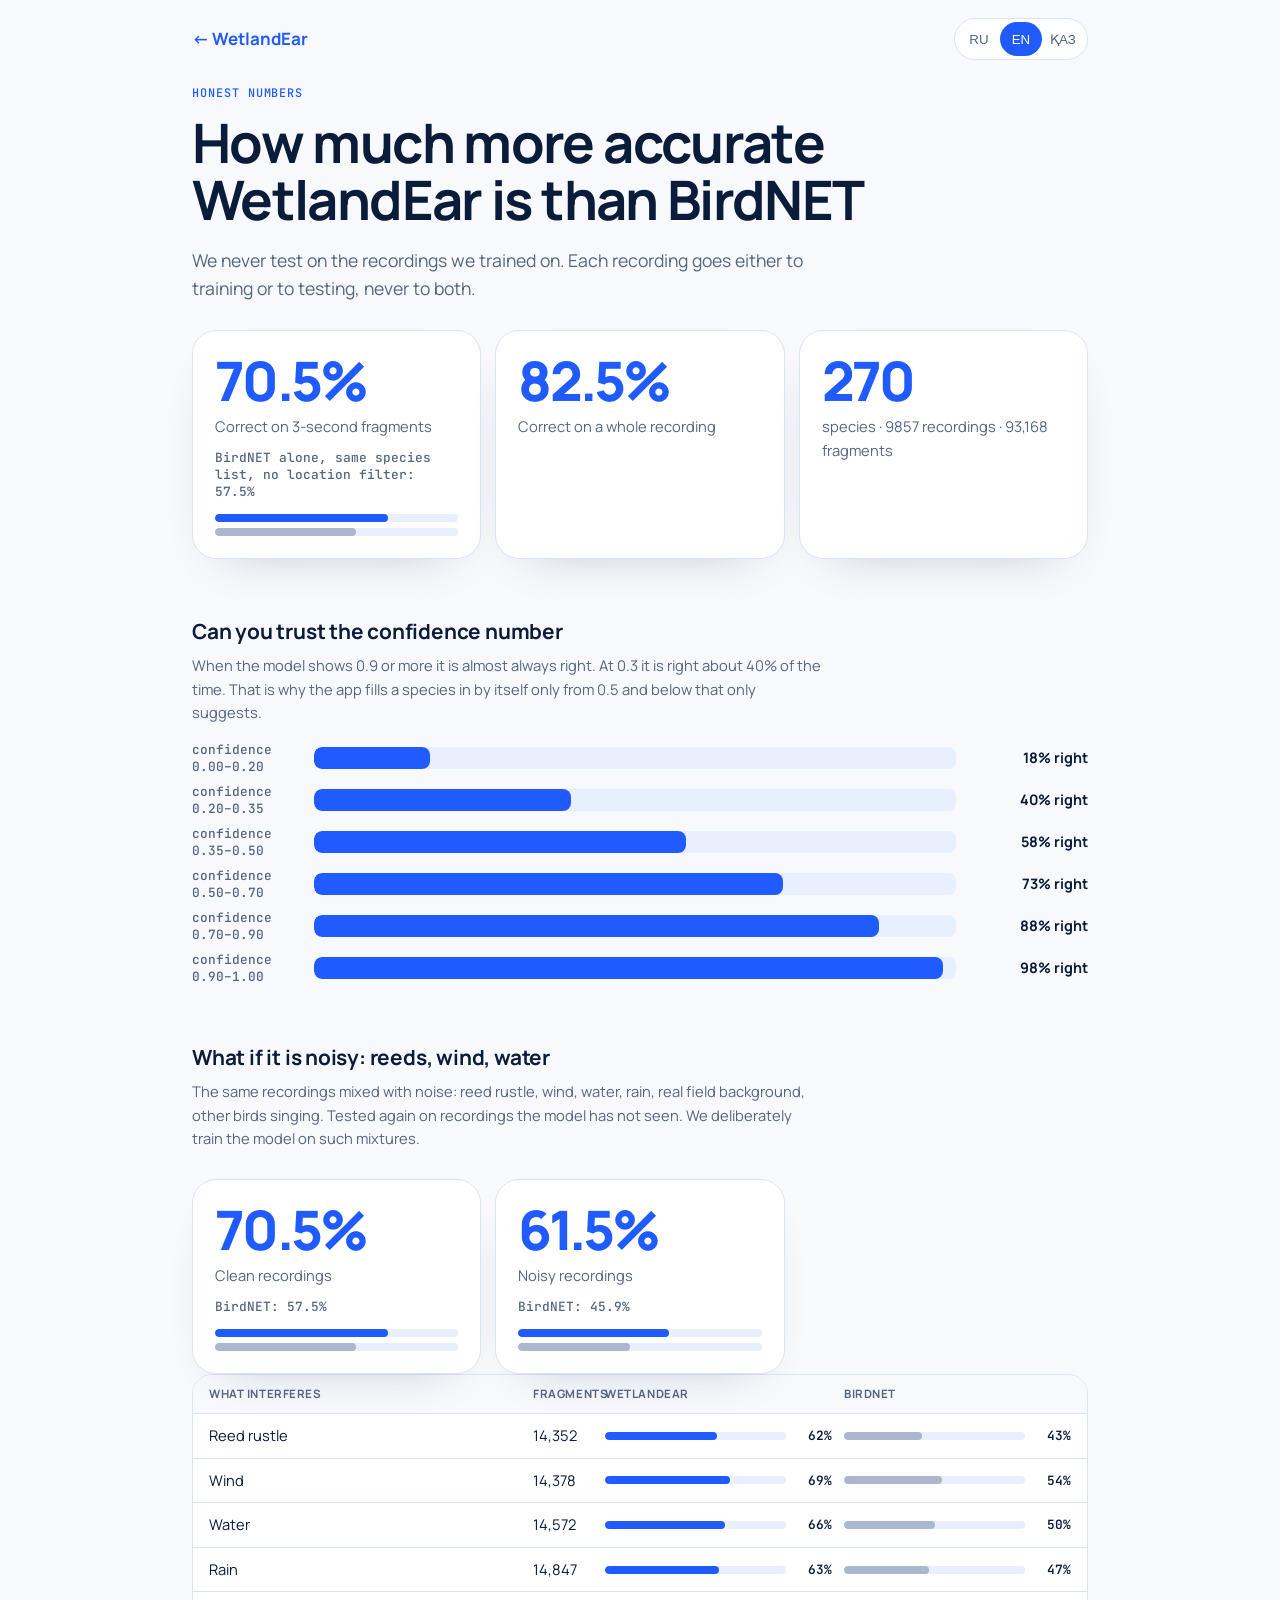
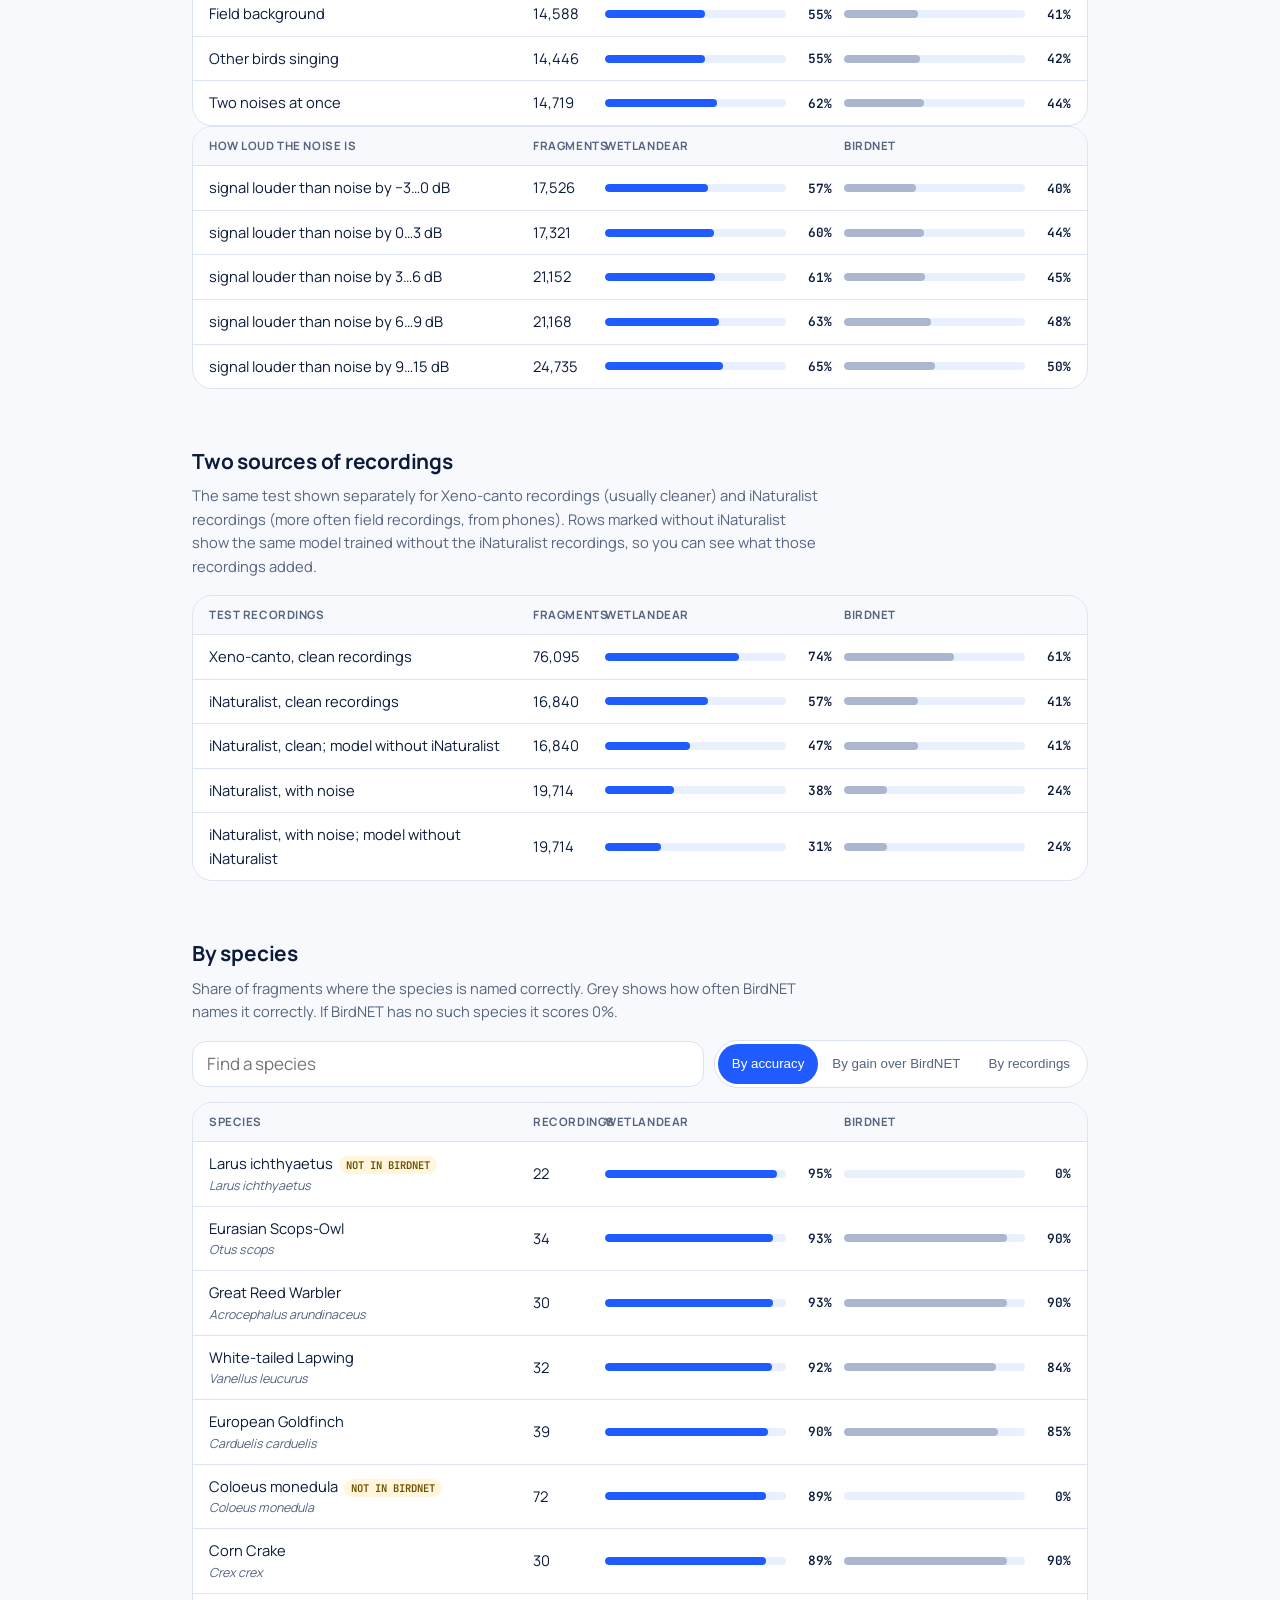
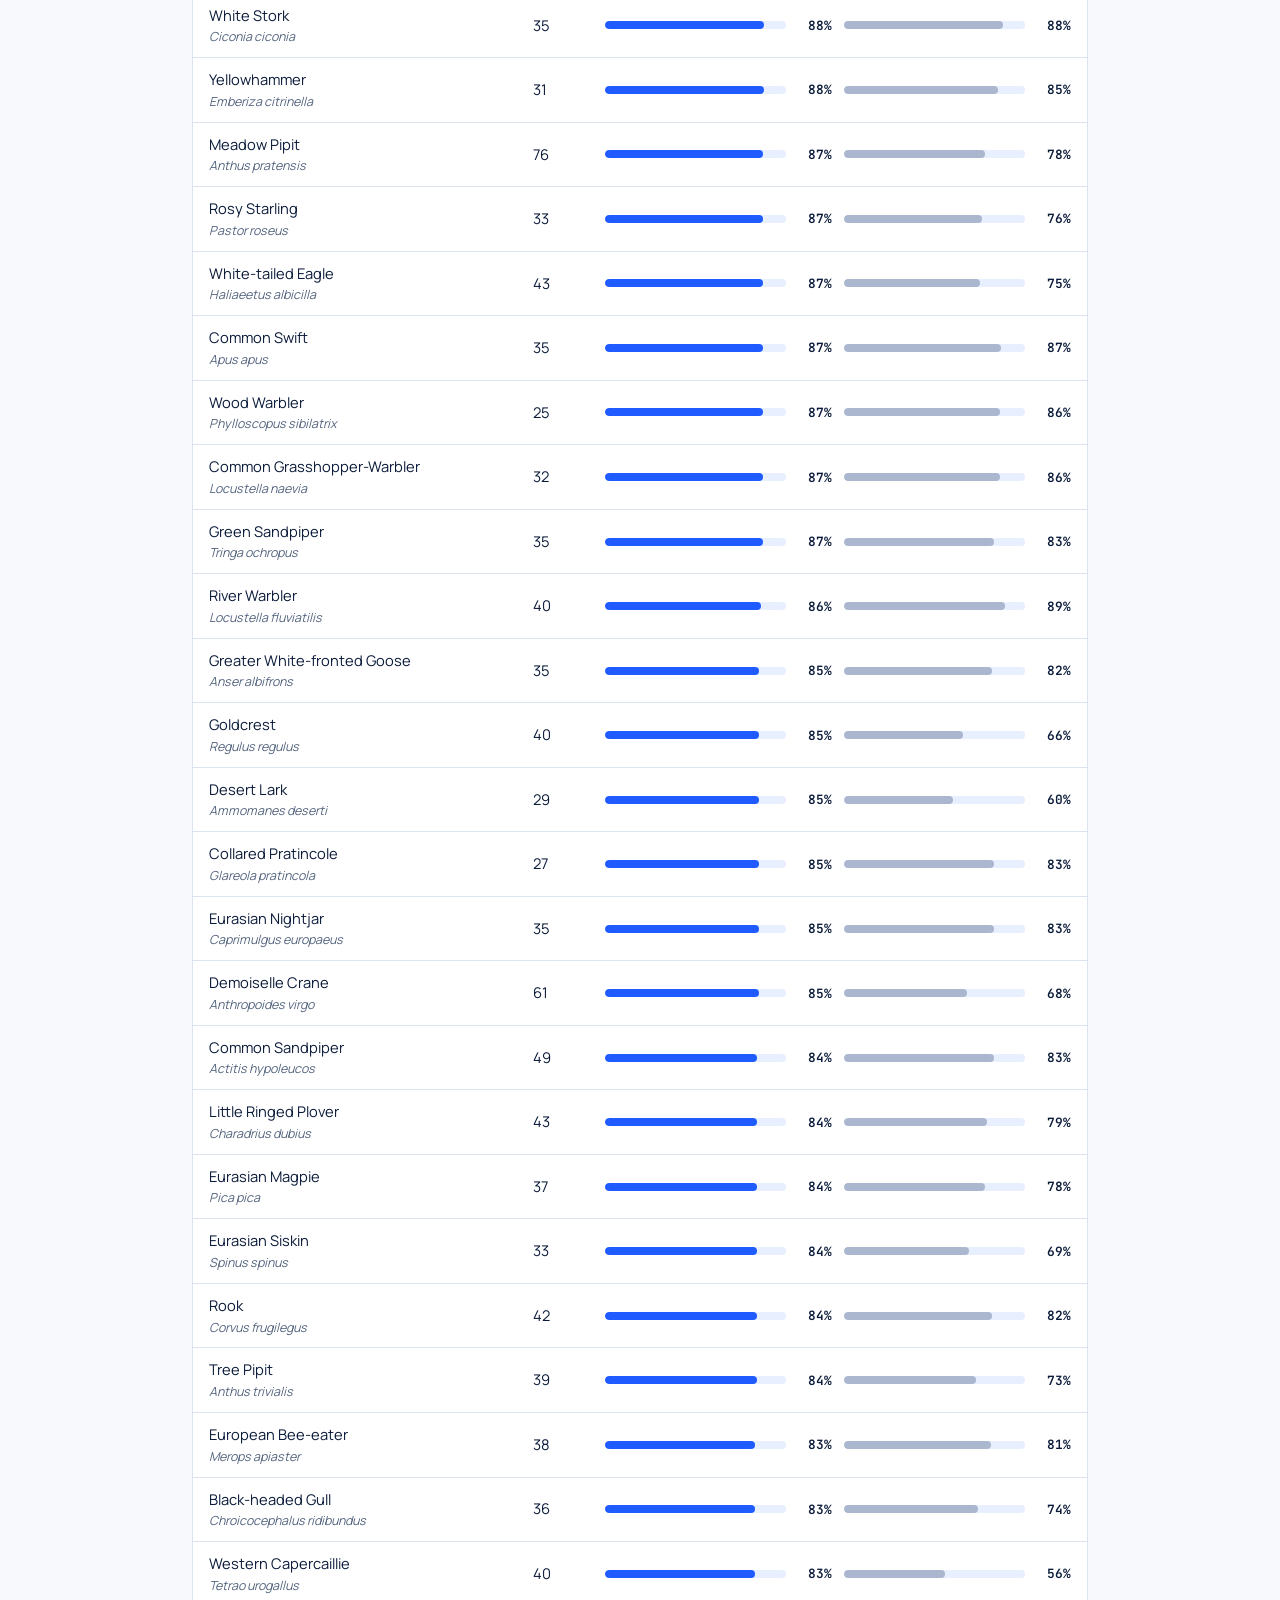
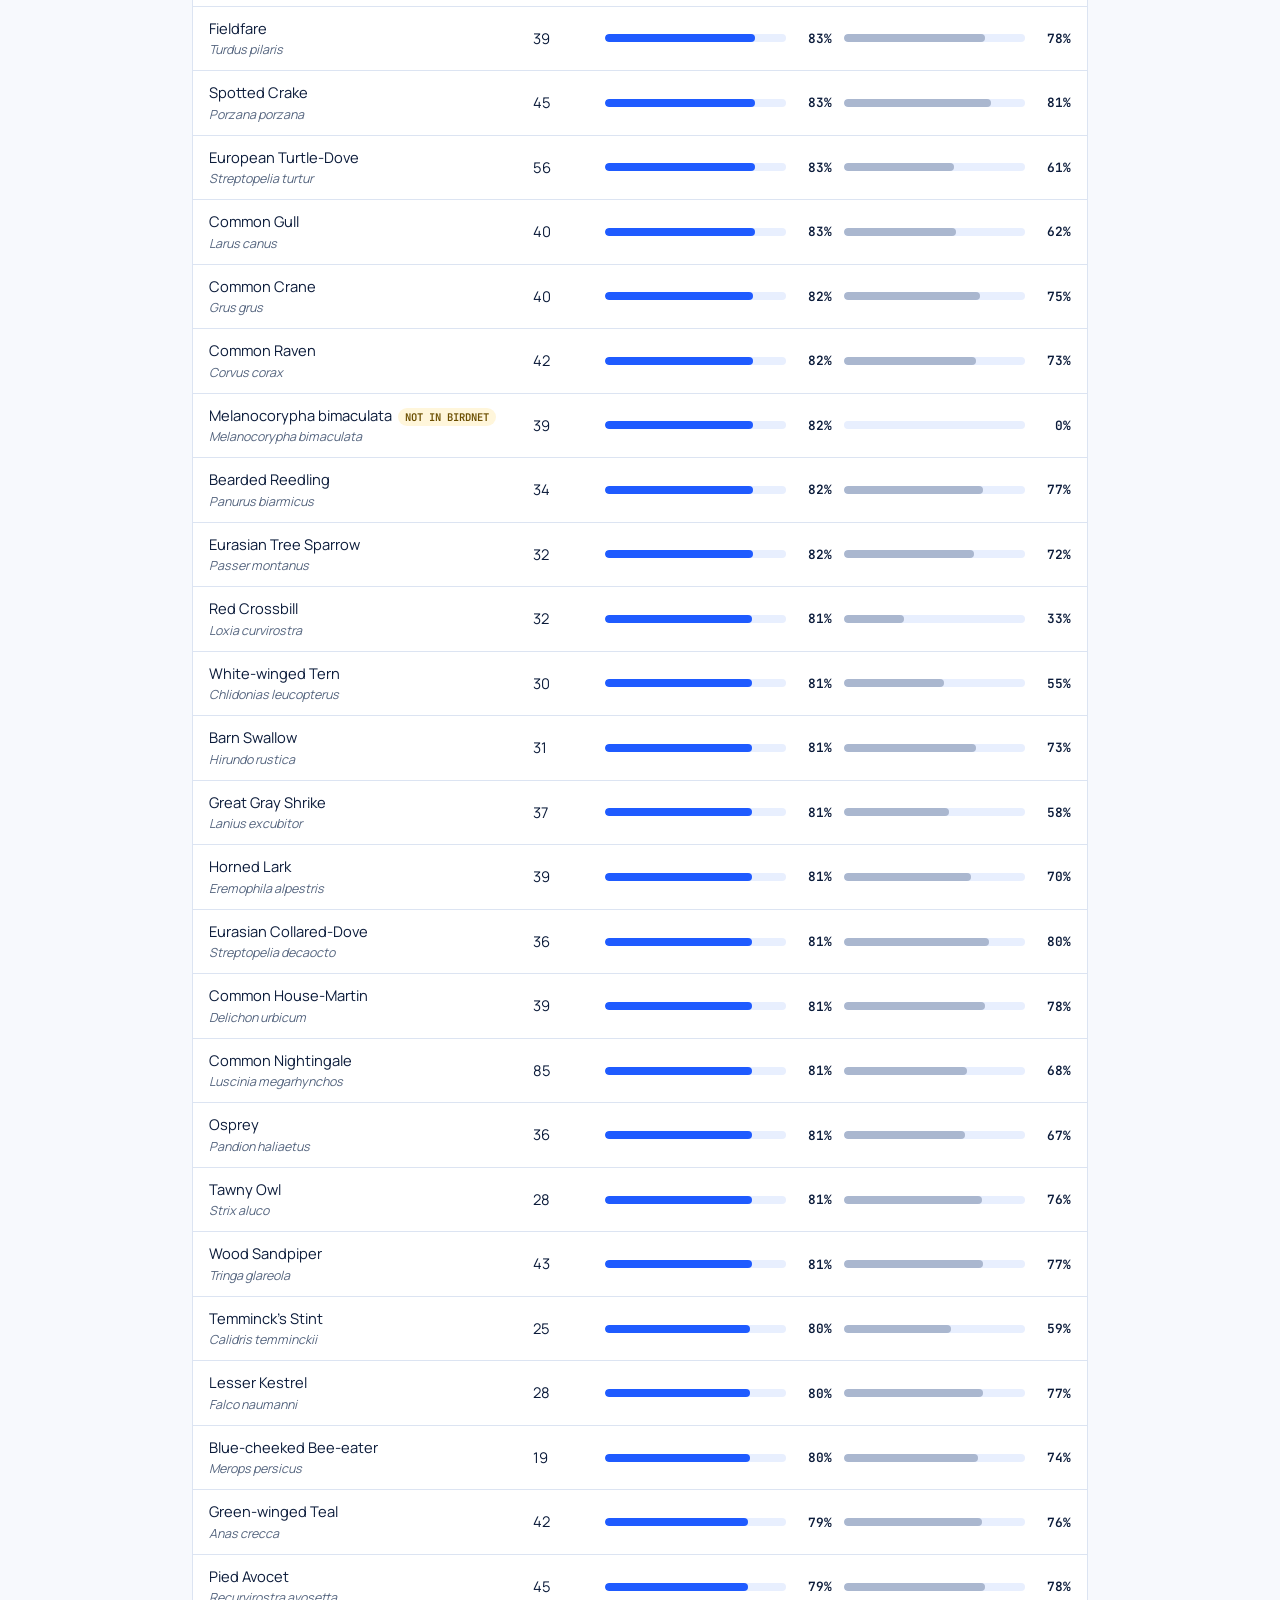
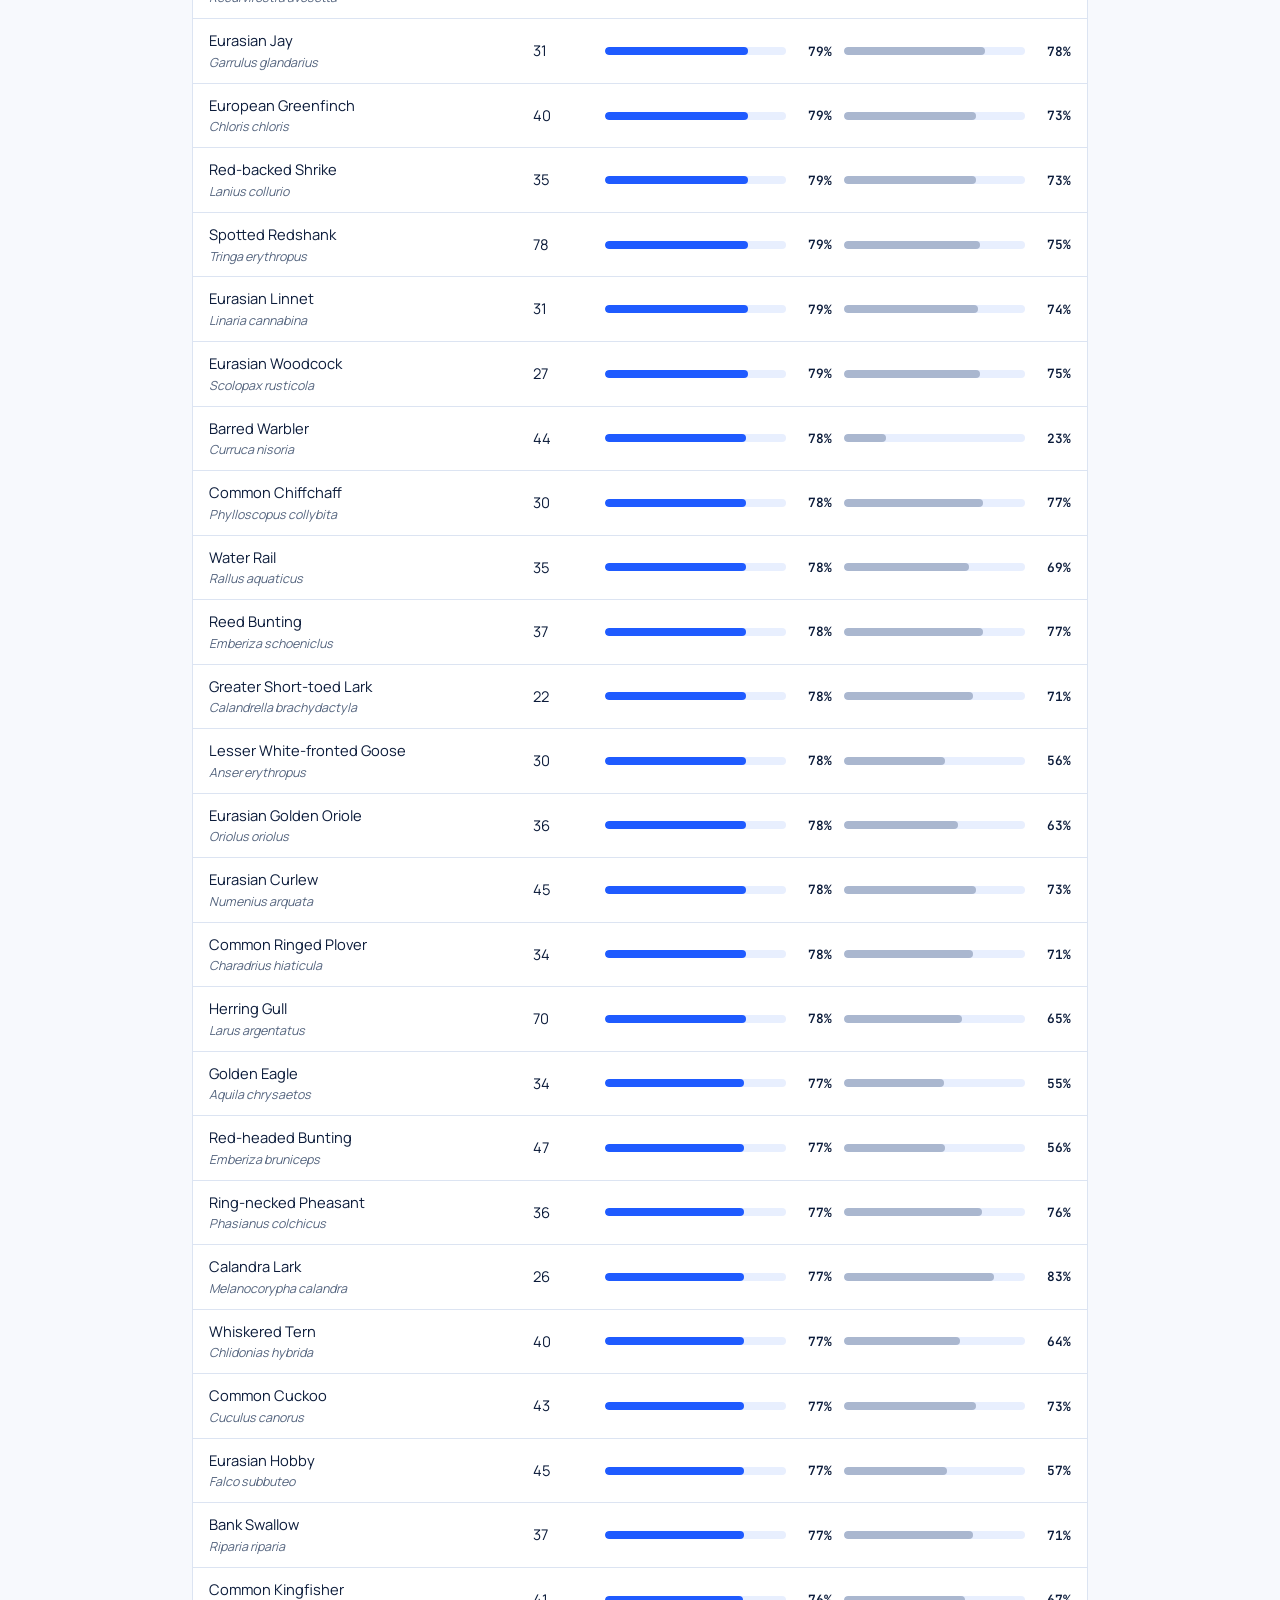
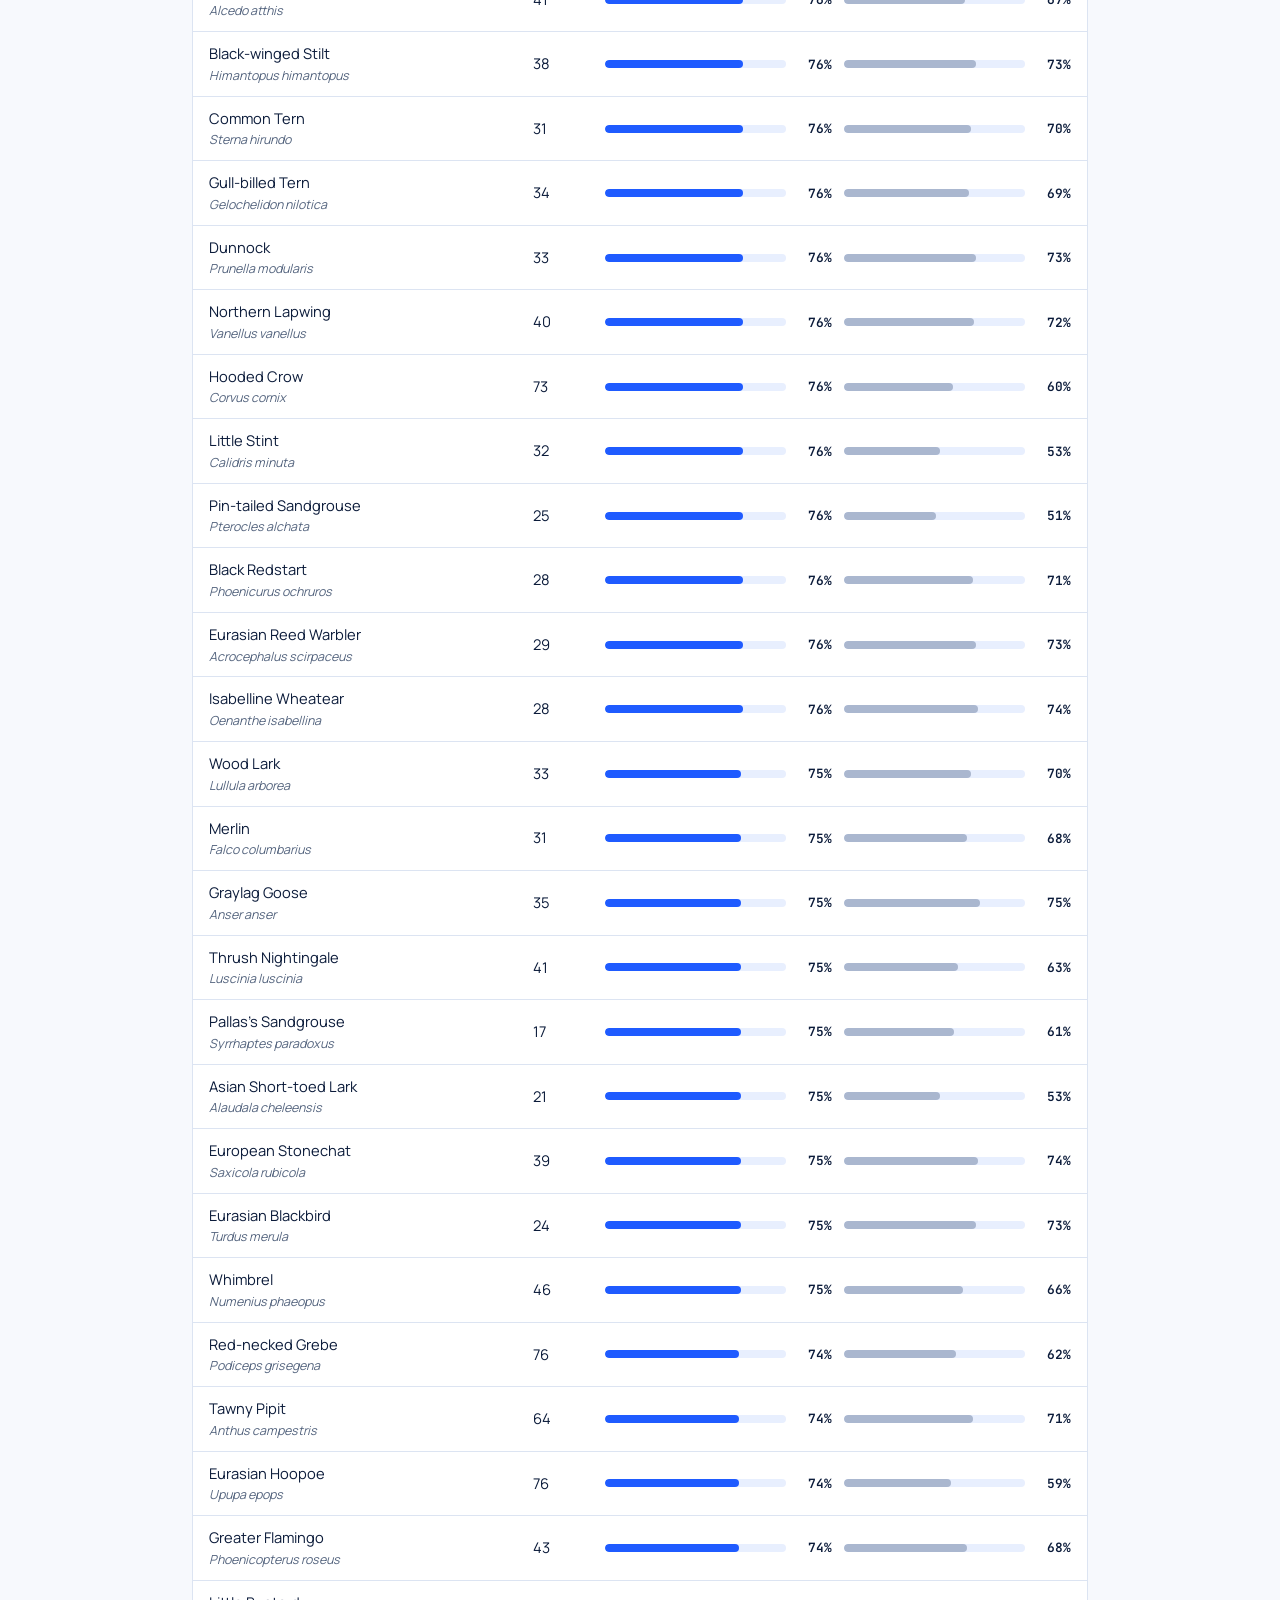
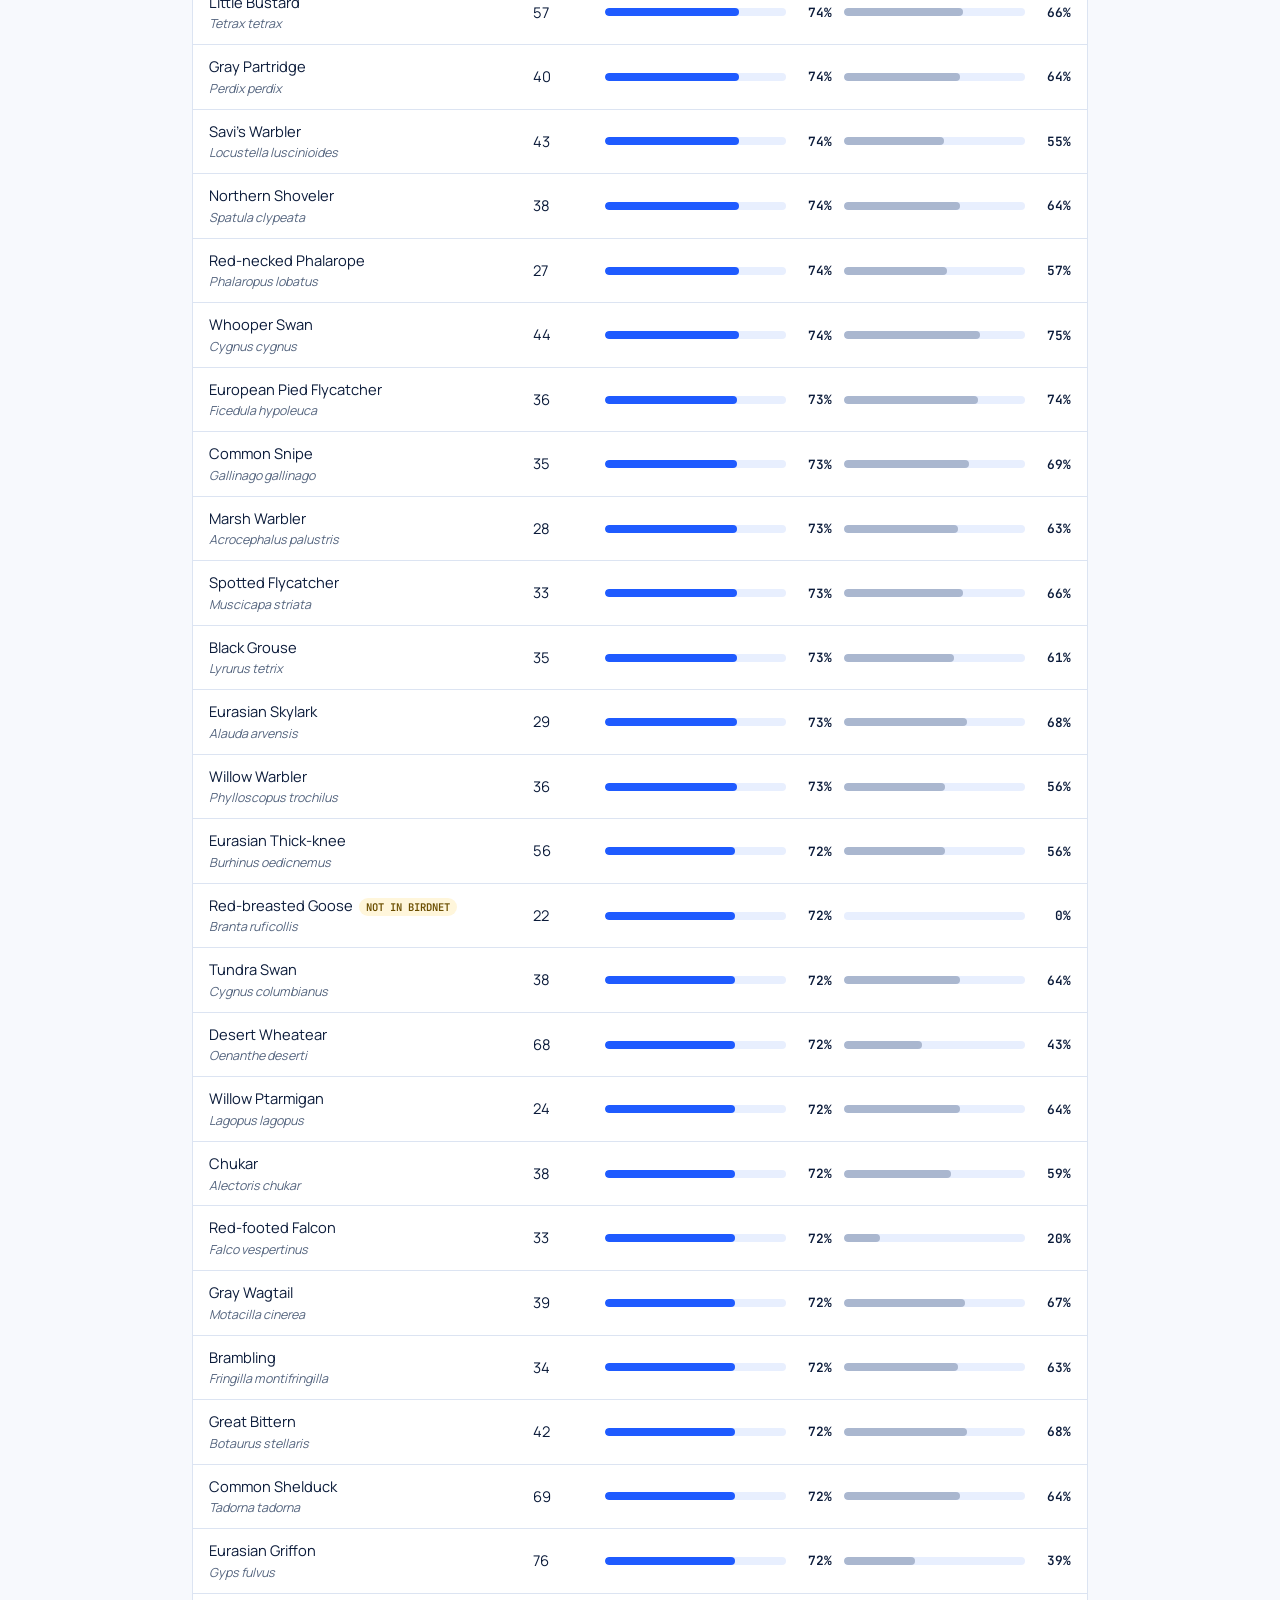
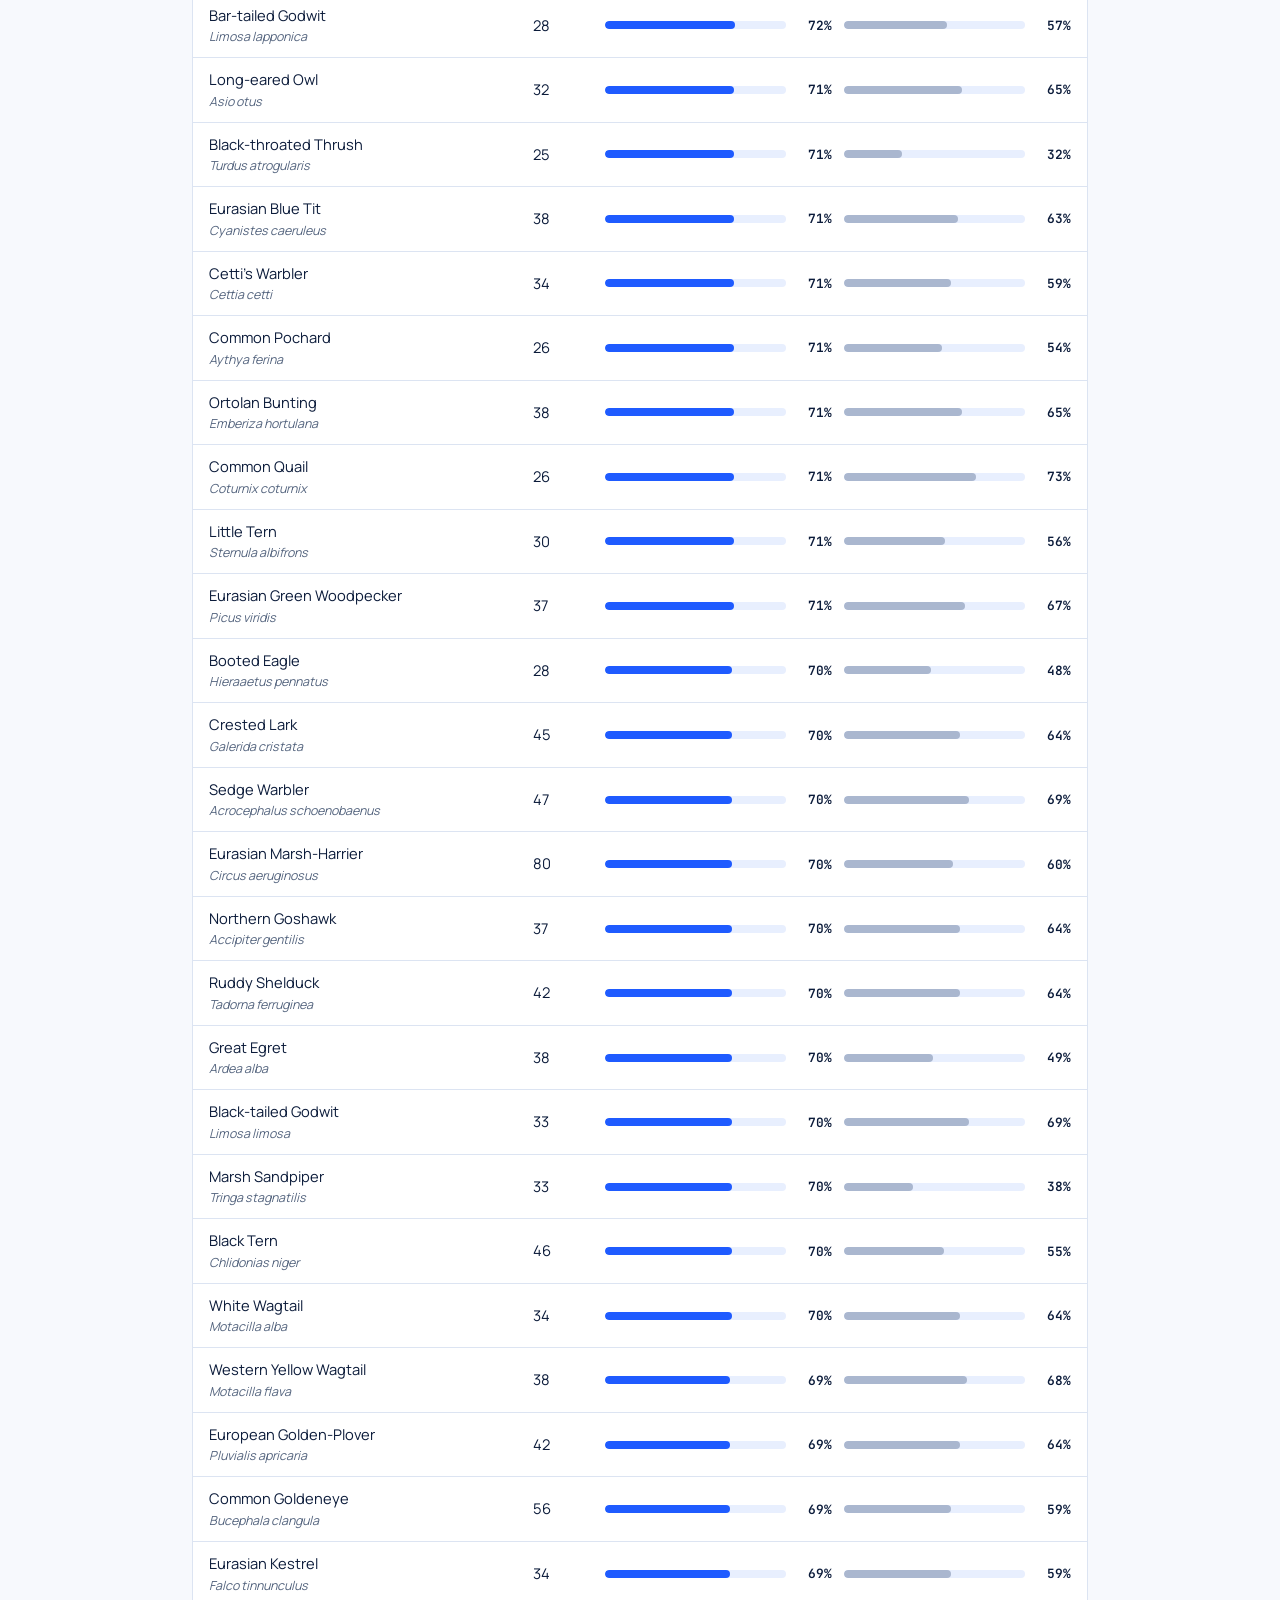
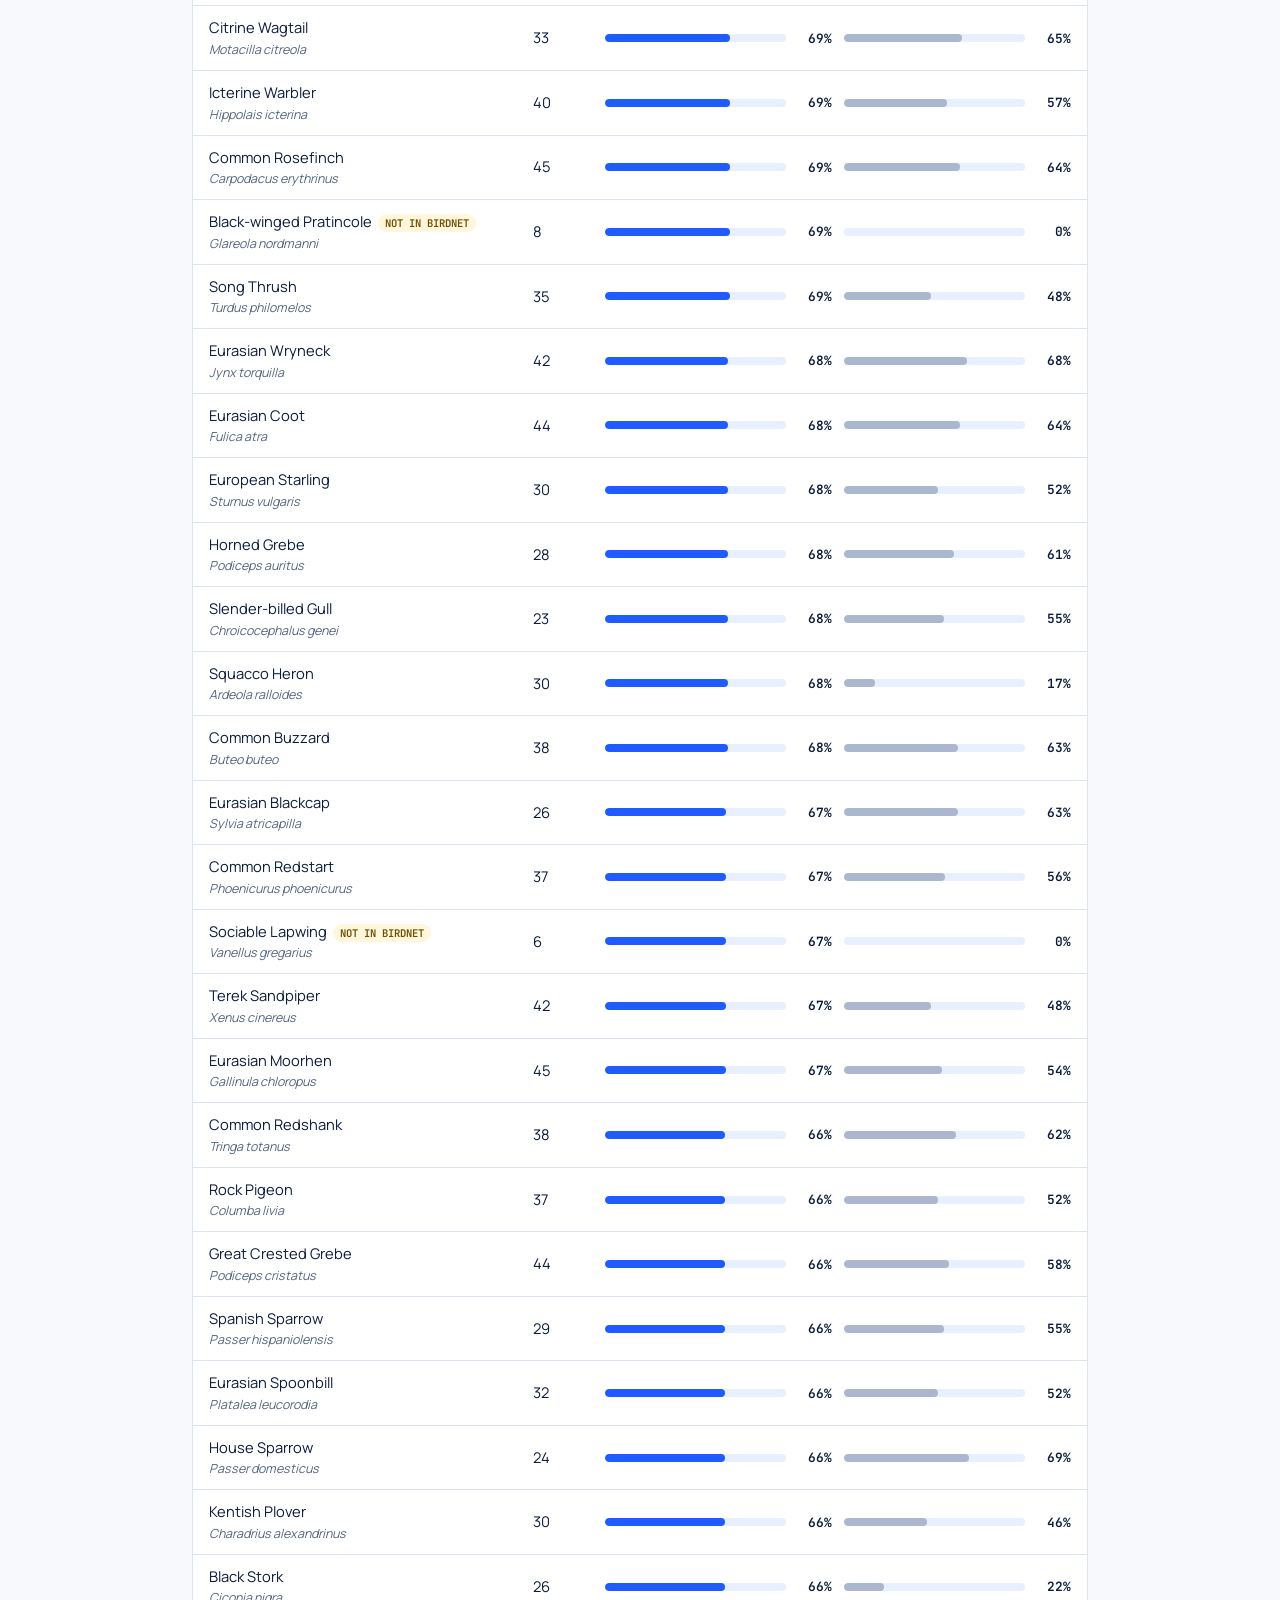
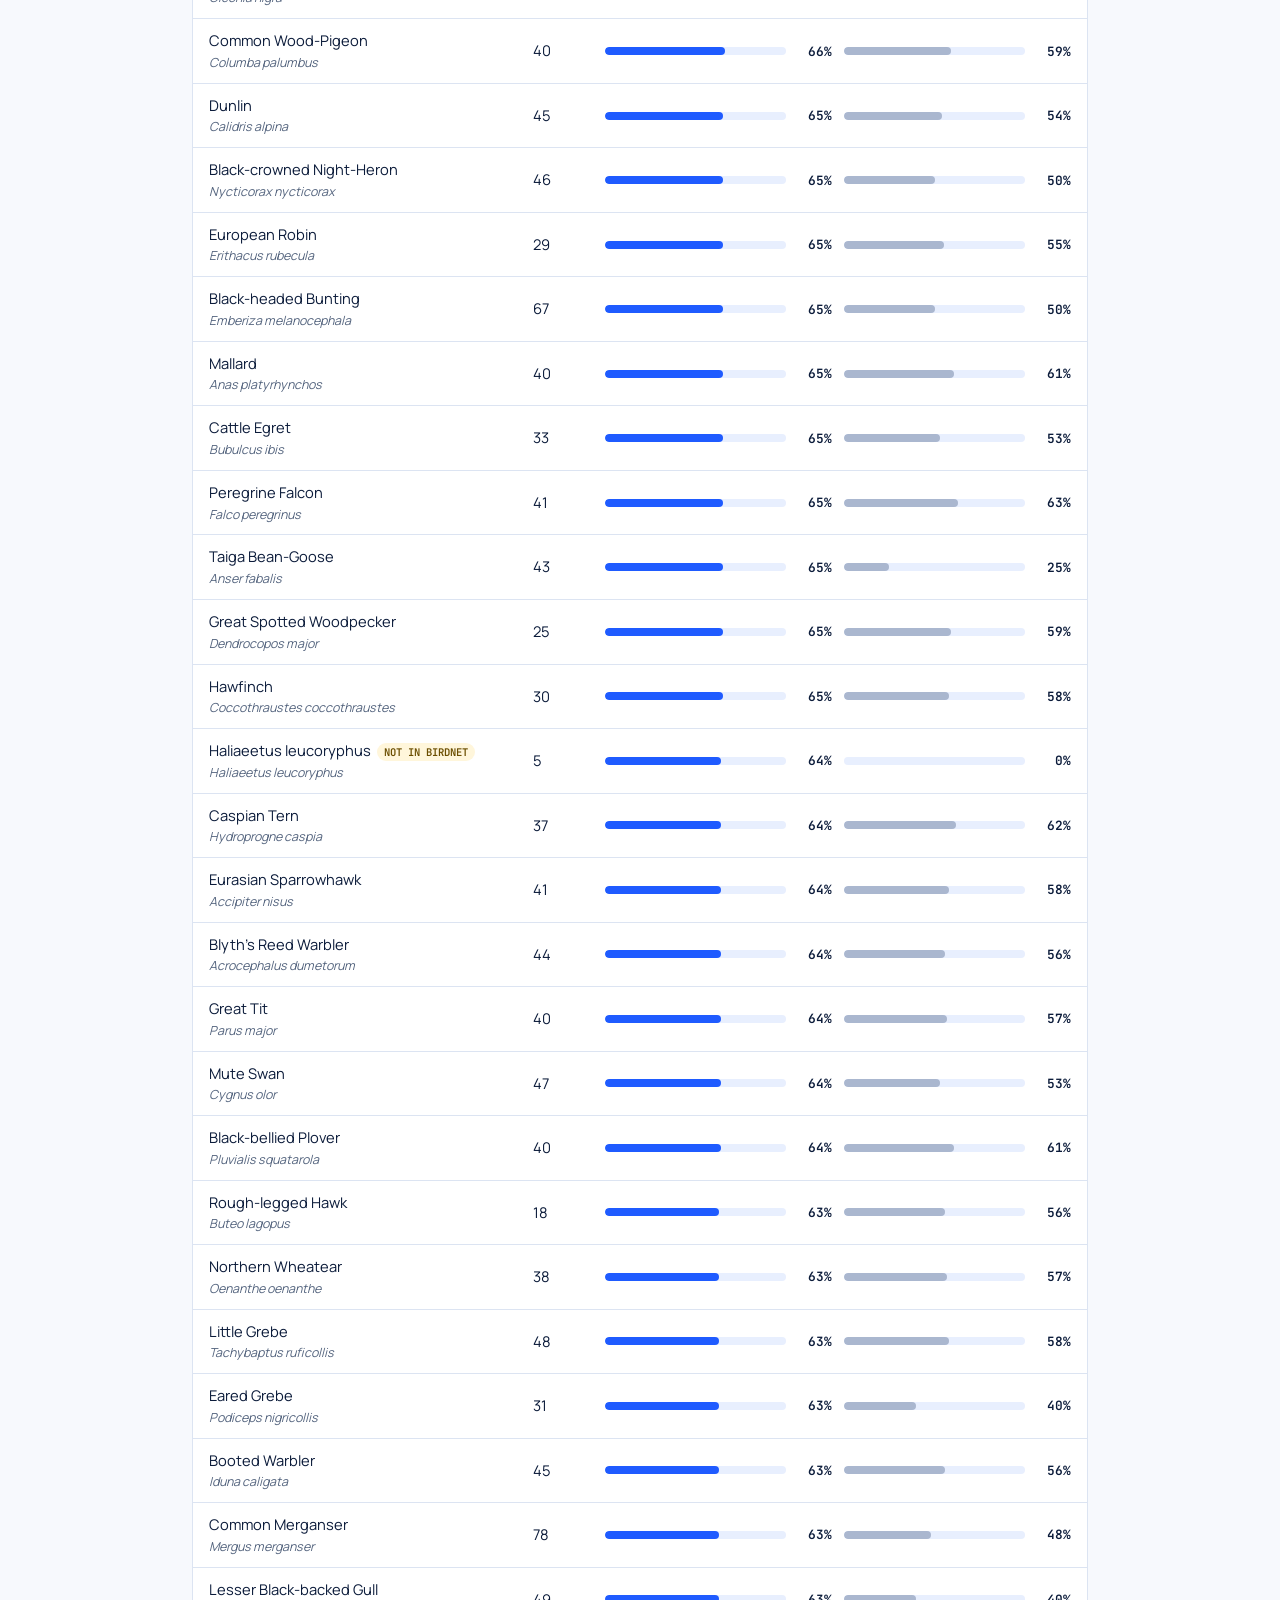
<file: metrics.html>
<!doctype html>
<html lang="ru">
<head>
<meta charset="utf-8">
<meta name="viewport" content="width=device-width, initial-scale=1, viewport-fit=cover">
<title>WetlandEar: точность модели</title>
<meta name="description" content="Честные измерения: насколько точнее собственная модель WetlandEar, чем BirdNET, по записям, которых она не видела.">
<meta name="color-scheme" content="light">
<link rel="canonical" href="https://wetlandear.tech/metrics">
<link rel="icon" href="favicon.svg" type="image/svg+xml">
<link rel="preconnect" href="https://fonts.googleapis.com">
<link rel="preconnect" href="https://fonts.gstatic.com" crossorigin>
<link rel="stylesheet" href="https://fonts.googleapis.com/css2?family=Manrope:wght@300..800&family=JetBrains+Mono:wght@400;500&display=swap">
<link rel="stylesheet" href="css/metrics.css?v=1">
</head>
<body>
<header class="top">
  <a class="back" href="/">&larr; WetlandEar</a>
  <div class="lang" role="group" aria-label="Language"><button data-l="ru">RU</button><button data-l="en">EN</button><button data-l="kk">ҚАЗ</button></div>
</header>
<main class="wrap">
  <p class="eyebrow" id="eyebrow"></p>
  <h1 id="h1"></h1>
  <p class="lead" id="lead"></p>

  <section class="hero" id="hero" aria-live="polite"></section>

  <section>
    <h2 id="h-cal"></h2>
    <p class="note" id="n-cal"></p>
    <div class="cal" id="cal"></div>
  </section>

  <section id="sec-nz" hidden>
    <h2 id="h-nz"></h2>
    <p class="note" id="n-nz"></p>
    <div class="hero" id="nz-hero"></div>
    <div class="tbl" id="nz-type"></div>
    <div class="tbl" id="nz-snr"></div>
  </section>

  <section id="sec-src" hidden>
    <h2 id="h-src"></h2>
    <p class="note" id="n-src"></p>
    <div class="tbl" id="src-tbl"></div>
  </section>

  <section>
    <h2 id="h-sp"></h2>
    <p class="note" id="n-sp"></p>
    <div class="tools"><input id="q" type="search" autocomplete="off"><div class="seg" id="sort" role="group"><button data-s="head" class="on"></button><button data-s="gain"></button><button data-s="n"></button></div></div>
    <div class="tbl" id="tbl"></div>
  </section>

  <section>
    <h2 id="h-m"></h2>
    <div class="prose" id="method"></div>
  </section>

  <p class="foot" id="foot"></p>
</main>
<script src="js/metrics.js?v=2"></script>
</body>
</html>
</file>
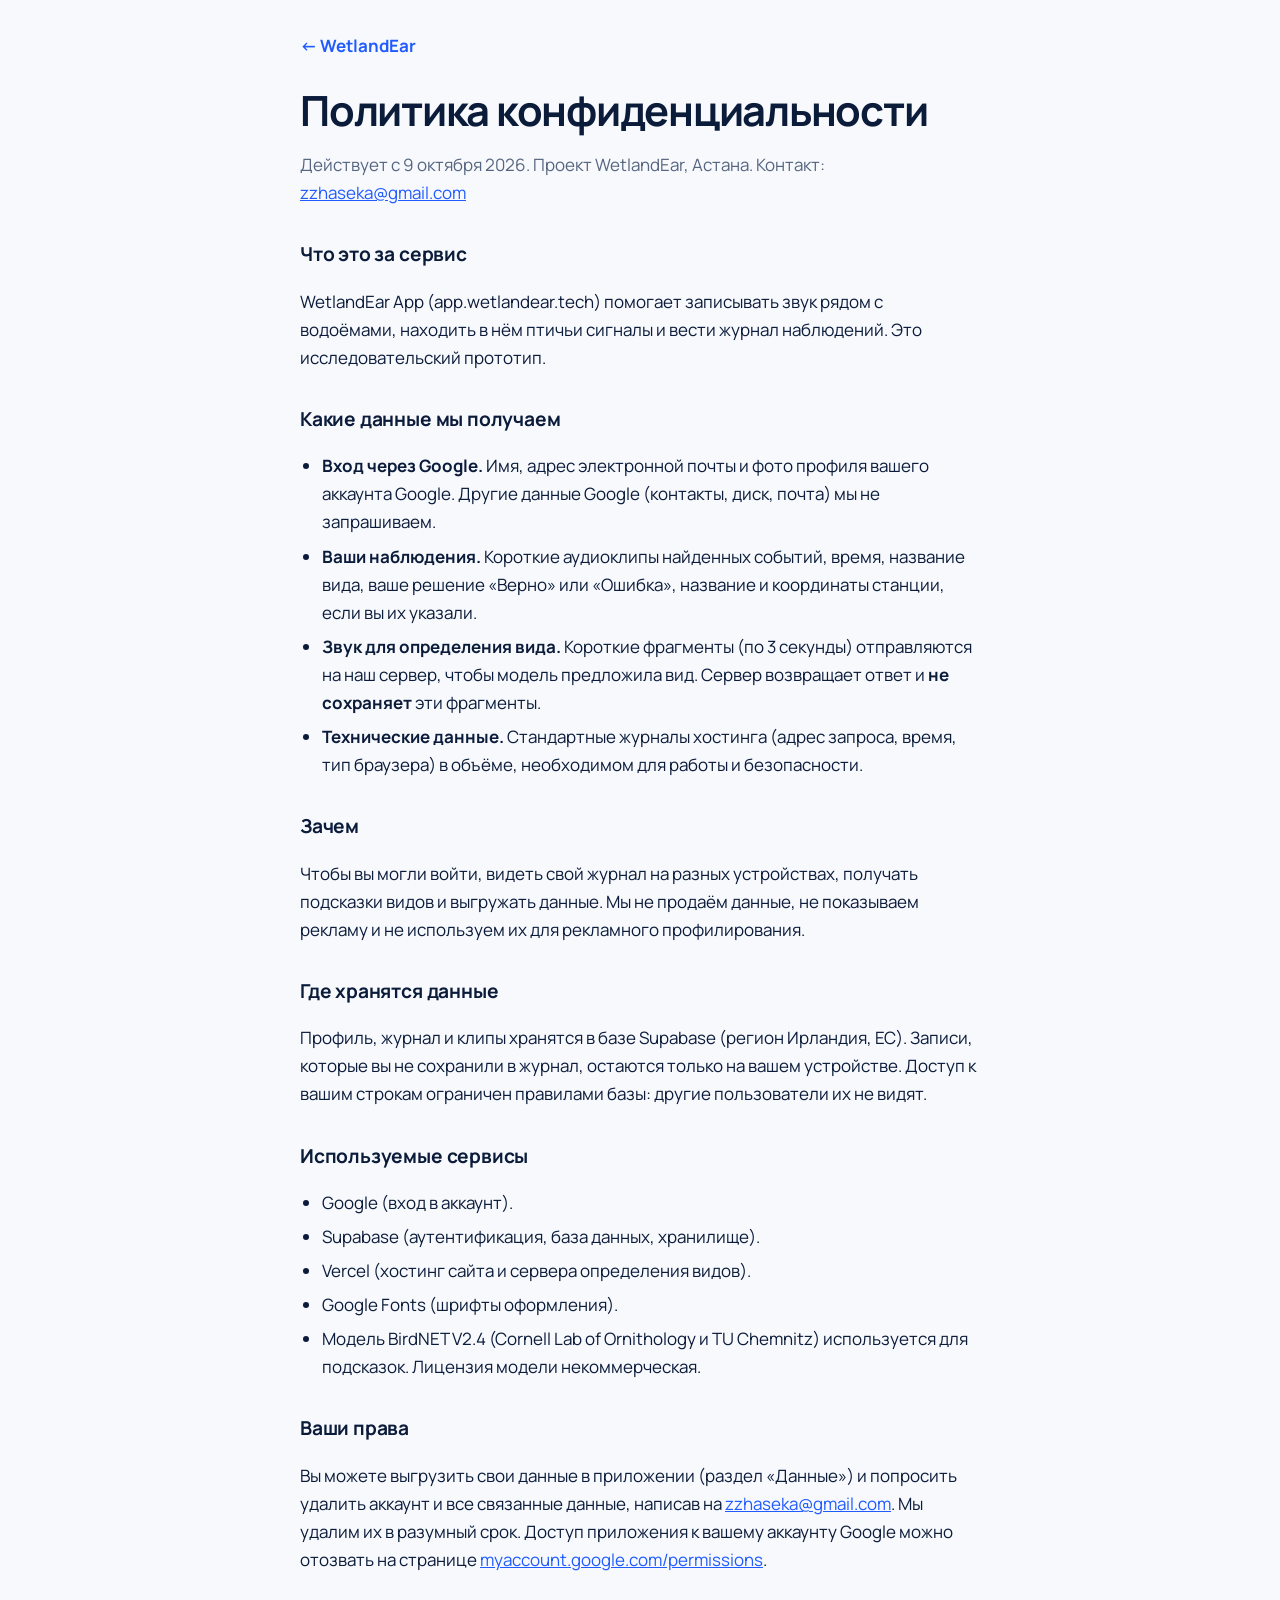
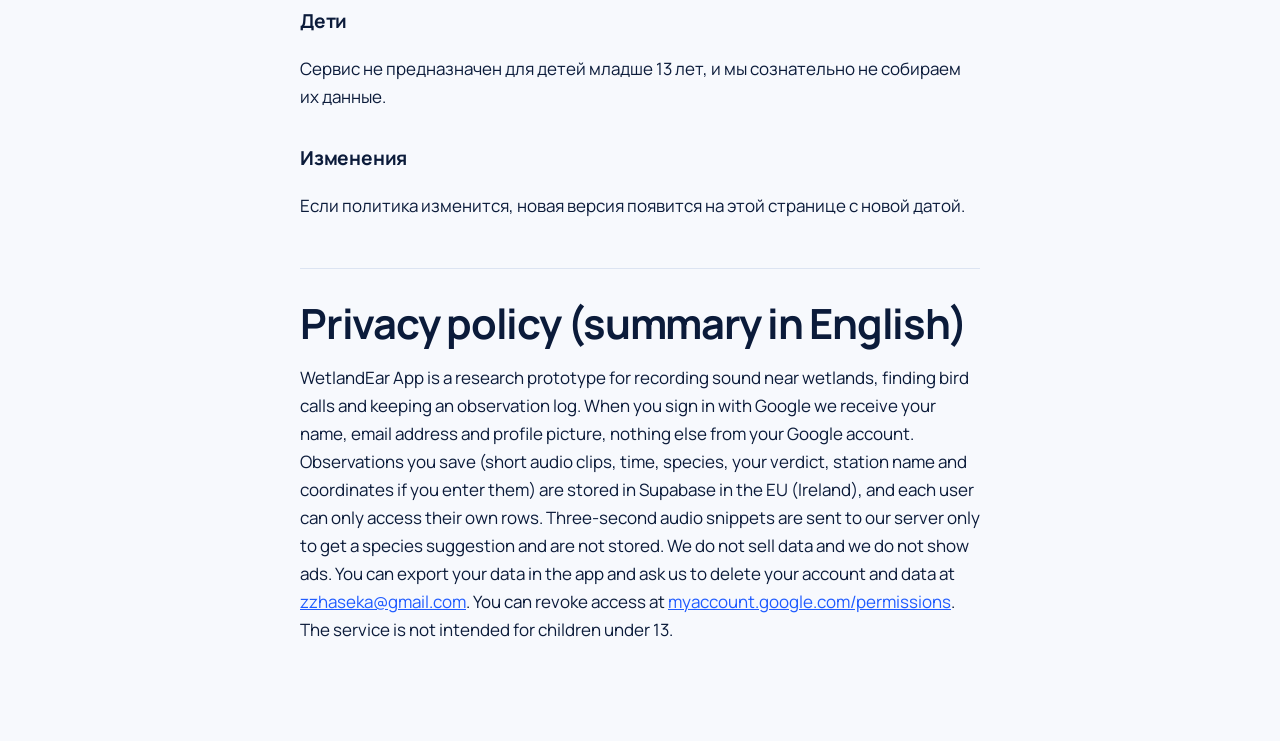
<file: privacy.html>
<!doctype html>
<html lang="ru">
<head>
<meta charset="utf-8">
<meta name="viewport" content="width=device-width, initial-scale=1, viewport-fit=cover">
<title>WetlandEar: политика конфиденциальности</title>
<meta name="description" content="Какие данные собирает WetlandEar и как они используются.">
<meta name="color-scheme" content="light">
<link rel="canonical" href="https://wetlandear.tech/privacy">
<link rel="icon" href="favicon.svg" type="image/svg+xml">
<link rel="preconnect" href="https://fonts.googleapis.com">
<link rel="preconnect" href="https://fonts.gstatic.com" crossorigin>
<link rel="stylesheet" href="https://fonts.googleapis.com/css2?family=Manrope:wght@300..800&display=swap">
<link rel="stylesheet" href="css/legal.css">
</head>
<body>
<main class="doc">
  <a class="back" href="/">&larr; WetlandEar</a>
  <h1>Политика конфиденциальности</h1>
  <p class="meta">Действует с 9 октября 2026. Проект WetlandEar, Астана. Контакт: <a href="mailto:zzhaseka@gmail.com">zzhaseka@gmail.com</a></p>

  <h2>Что это за сервис</h2>
  <p>WetlandEar App (app.wetlandear.tech) помогает записывать звук рядом с водоёмами, находить в нём птичьи сигналы и вести журнал наблюдений. Это исследовательский прототип.</p>

  <h2>Какие данные мы получаем</h2>
  <ul>
    <li><b>Вход через Google.</b> Имя, адрес электронной почты и фото профиля вашего аккаунта Google. Другие данные Google (контакты, диск, почта) мы не запрашиваем.</li>
    <li><b>Ваши наблюдения.</b> Короткие аудиоклипы найденных событий, время, название вида, ваше решение «Верно» или «Ошибка», название и координаты станции, если вы их указали.</li>
    <li><b>Звук для определения вида.</b> Короткие фрагменты (по 3 секунды) отправляются на наш сервер, чтобы модель предложила вид. Сервер возвращает ответ и <b>не сохраняет</b> эти фрагменты.</li>
    <li><b>Технические данные.</b> Стандартные журналы хостинга (адрес запроса, время, тип браузера) в объёме, необходимом для работы и безопасности.</li>
  </ul>

  <h2>Зачем</h2>
  <p>Чтобы вы могли войти, видеть свой журнал на разных устройствах, получать подсказки видов и выгружать данные. Мы не продаём данные, не показываем рекламу и не используем их для рекламного профилирования.</p>

  <h2>Где хранятся данные</h2>
  <p>Профиль, журнал и клипы хранятся в базе Supabase (регион Ирландия, ЕС). Записи, которые вы не сохранили в журнал, остаются только на вашем устройстве. Доступ к вашим строкам ограничен правилами базы: другие пользователи их не видят.</p>

  <h2>Используемые сервисы</h2>
  <ul>
    <li>Google (вход в аккаунт).</li>
    <li>Supabase (аутентификация, база данных, хранилище).</li>
    <li>Vercel (хостинг сайта и сервера определения видов).</li>
    <li>Google Fonts (шрифты оформления).</li>
    <li>Модель BirdNET V2.4 (Cornell Lab of Ornithology и TU Chemnitz) используется для подсказок. Лицензия модели некоммерческая.</li>
  </ul>

  <h2>Ваши права</h2>
  <p>Вы можете выгрузить свои данные в приложении (раздел «Данные») и попросить удалить аккаунт и все связанные данные, написав на <a href="mailto:zzhaseka@gmail.com">zzhaseka@gmail.com</a>. Мы удалим их в разумный срок. Доступ приложения к вашему аккаунту Google можно отозвать на странице <a href="https://myaccount.google.com/permissions" rel="noopener">myaccount.google.com/permissions</a>.</p>

  <h2>Дети</h2>
  <p>Сервис не предназначен для детей младше 13 лет, и мы сознательно не собираем их данные.</p>

  <h2>Изменения</h2>
  <p>Если политика изменится, новая версия появится на этой странице с новой датой.</p>

  <hr>
  <h1 lang="en">Privacy policy (summary in English)</h1>
  <p lang="en">WetlandEar App is a research prototype for recording sound near wetlands, finding bird calls and keeping an observation log. When you sign in with Google we receive your name, email address and profile picture, nothing else from your Google account. Observations you save (short audio clips, time, species, your verdict, station name and coordinates if you enter them) are stored in Supabase in the EU (Ireland), and each user can only access their own rows. Three-second audio snippets are sent to our server only to get a species suggestion and are not stored. We do not sell data and we do not show ads. You can export your data in the app and ask us to delete your account and data at <a href="mailto:zzhaseka@gmail.com">zzhaseka@gmail.com</a>. You can revoke access at <a href="https://myaccount.google.com/permissions" rel="noopener">myaccount.google.com/permissions</a>. The service is not intended for children under 13.</p>
</main>
</body>
</html>
</file>
<file: css/style.css>
/* WetlandEar. Light, white and blue, one dark live-demo block.
   Tokens first. One accent (blue). Shape rule: panels 24px, inputs 12px, buttons and chips are pills. */
:root {
  color-scheme: light;
  --bg: #F7F9FD;
  --surface: #FFFFFF;
  --ink: #0B1B3A;
  --soft: #55657F;
  --line: #DCE4F2;
  --sky: #E8EFFE;
  --blue: #1F5BFF;
  --blue-hover: #1747D1;
  --accent-text: #1F5BFF;
  --panel-dark: #0A1A3A;
  --dark: #0A2487;
  --dark-ink: #FFFFFF;
  --dark-soft: #E4ECFF;
  --dark-line: rgba(255, 255, 255, .3);
  --blue-light: #FFFFFF;
  --alert: #FFD166;
  --r-panel: 24px;
  --r-input: 12px;
  --ease: cubic-bezier(.23, 1, .32, 1);
  --font: 'Manrope', system-ui, -apple-system, 'Segoe UI', Roboto, Arial, sans-serif;
  --mono: 'JetBrains Mono', ui-monospace, Consolas, monospace;
  --pad: clamp(20px, 5vw, 72px);
  --max: 1320px;
  --nav-h: 68px;
}

*, *::before, *::after { box-sizing: border-box; }
html { scroll-behavior: smooth; -webkit-text-size-adjust: 100%; scroll-padding-top: 84px; }
body {
  margin: 0; background: var(--bg); color: var(--ink);
  font: 400 1.0625rem/1.6 var(--font);
  -webkit-font-smoothing: antialiased; text-rendering: optimizeLegibility;
  overflow-x: hidden;
}
.i18n-pending body { opacity: 0; }
body { transition: opacity .25s var(--ease); }
h1, h2, h3, p, ul, ol { margin: 0; }
ul, ol { padding: 0; list-style: none; }
a { color: inherit; text-decoration: none; }
button { font: inherit; color: inherit; cursor: pointer; }
img, canvas, svg { display: block; max-width: 100%; }
:focus-visible { outline: 2px solid var(--blue); outline-offset: 3px; border-radius: 6px; }
.skip { position: absolute; left: 12px; top: -60px; z-index: 100; background: var(--blue); color: #fff; padding: 10px 16px; border-radius: 999px; font-weight: 700; }
.skip:focus { top: 12px; }
main { transition: opacity .16s linear; }
main.swap { opacity: 0; }

.wrap { max-width: var(--max); margin: 0 auto; padding: 0 var(--pad); }
section { position: relative; }
h2 { font-size: clamp(2rem, 4.4vw, 3.9rem); line-height: 1.04; letter-spacing: -.035em; font-weight: 800; }
h3 { letter-spacing: -.02em; }
.eyebrow { font: 500 .78rem/1 var(--mono); text-transform: uppercase; letter-spacing: .16em; color: var(--accent-text); margin-bottom: 16px; }
.lead { font-size: clamp(1.05rem, 1.5vw, 1.25rem); color: var(--soft); line-height: 1.55; max-width: 56ch; }
.sec-head { display: grid; gap: 14px; justify-items: start; max-width: 62ch; margin-bottom: clamp(36px, 5vw, 72px); }
.demo .sec-head, .parts .sec-head { max-width: 70ch; }

/* ---------- Buttons ---------- */
.btn {
  display: inline-flex; align-items: center; justify-content: center; gap: .5em;
  border: 0; border-radius: 999px; font-weight: 700; white-space: nowrap; letter-spacing: -.005em;
  transform: translate(var(--mx, 0px), var(--my, 0px));
  transition: transform .18s var(--ease), background-color .2s var(--ease), color .2s var(--ease), box-shadow .25s var(--ease);
}
.btn:active { transform: translate(var(--mx, 0px), var(--my, 0px)) scale(.97); }
.btn-sm { padding: 10px 18px; font-size: .92rem; }
.btn-lg { padding: 17px 30px; font-size: 1.05rem; }
.btn-primary { background: var(--blue); color: #fff; }
.btn-ghost { background: transparent; color: var(--ink); box-shadow: inset 0 0 0 1.5px var(--ink); }
@media (hover: hover) and (pointer: fine) {
  .btn-primary:hover { background: var(--blue-hover); box-shadow: 0 14px 34px -10px rgba(31, 91, 255, .6); }
  .btn-ghost:hover { background: var(--ink); color: var(--bg); }
}

/* ---------- Nav ---------- */
.nav { position: fixed; inset: 0 0 auto 0; z-index: 50; height: var(--nav-h); transition: background-color .3s var(--ease), box-shadow .3s var(--ease), backdrop-filter .3s; }
.nav.scrolled { background: color-mix(in srgb, var(--bg) 82%, transparent); backdrop-filter: blur(14px) saturate(160%); -webkit-backdrop-filter: blur(14px) saturate(160%); box-shadow: 0 1px 0 var(--line); }
.nav-in { height: 100%; max-width: var(--max); margin: 0 auto; padding: 0 var(--pad); display: flex; align-items: center; justify-content: space-between; gap: 20px; }
.logo { display: inline-flex; align-items: center; gap: 10px; font-weight: 800; letter-spacing: -.03em; font-size: 1.2rem; }
.logo-mark { display: inline-flex; align-items: center; gap: 3px; height: 22px; }
.logo-mark i { display: block; width: 4px; border-radius: 2px; background: var(--blue); }
.logo-mark i:nth-child(1) { height: 9px; } .logo-mark i:nth-child(2) { height: 22px; }
.logo-mark i:nth-child(3) { height: 14px; } .logo-mark i:nth-child(4) { height: 18px; }
.nav-links { display: flex; gap: clamp(16px, 2.4vw, 34px); font-weight: 600; font-size: .95rem; color: var(--soft); }
.nav-links a { transition: color .2s; }
@media (hover: hover) { .nav-links a:hover { color: var(--ink); } }
.nav-end { display: flex; align-items: center; gap: 12px; }
.lang { display: inline-flex; padding: 3px; border-radius: 999px; background: var(--sky); }
.lang button { border: 0; background: transparent; padding: 6px 12px; border-radius: 999px; font: 700 .8rem/1 var(--font); letter-spacing: .04em; color: var(--soft); transition: background-color .2s, color .2s; }
.lang button[aria-pressed="true"] { background: var(--surface); color: var(--ink); box-shadow: 0 1px 2px rgba(11, 27, 58, .12); }

/* ---------- Hero ---------- */
.hero { min-height: 100dvh; display: flex; align-items: flex-start; padding: calc(var(--nav-h) + 28px) var(--pad) 0; overflow: hidden; isolation: isolate; }
.hero-in { position: relative; z-index: 2; width: 100%; max-width: var(--max); margin: 0 auto; padding-top: clamp(0px, 3dvh, 32px); }
.hero-h1 { font-size: clamp(2.3rem, 8vw, 7.4rem); font-weight: 800; line-height: 1; letter-spacing: -.05em; }
.hero-h1 .line { display: block; overflow: hidden; padding-bottom: .16em; margin-bottom: -.16em; }
.hero-h1 .line > span { display: inline-block; transform: translateY(108%); animation: rise 1.1s var(--ease) forwards; }
.hero-h1 .line:nth-child(2) > span { animation-delay: .12s; color: var(--accent-text); }
.hero-sub { margin-top: clamp(22px, 3vw, 34px); max-width: 40ch; font-size: clamp(1.05rem, 1.7vw, 1.4rem); line-height: 1.5; color: var(--soft); opacity: 0; animation: fade .9s var(--ease) .45s forwards; }
.hero-cta { margin-top: clamp(24px, 3vw, 36px); display: flex; flex-wrap: wrap; gap: 12px; opacity: 0; animation: fade .9s var(--ease) .6s forwards; }
.hero-canvas { position: absolute; left: 0; right: 0; bottom: 0; width: 100%; height: 44dvh; z-index: 1; opacity: 0; animation: fade 1.6s var(--ease) .3s forwards;
  -webkit-mask-image: linear-gradient(to bottom, transparent 0%, #000 38%); mask-image: linear-gradient(to bottom, transparent 0%, #000 38%); }
@keyframes rise { to { transform: none; } }
@keyframes fade { to { opacity: 1; } }

/* ---------- Reveal ---------- */
.reveal { opacity: 0; transform: translateY(28px); transition: opacity .8s var(--ease), transform .9s var(--ease); transition-delay: calc(var(--i, 0) * 80ms); }
.reveal.in { opacity: 1; transform: none; }

/* ---------- Problem ---------- */
.problem { padding: clamp(96px, 14vw, 200px) 0 clamp(72px, 10vw, 140px); }
.statement { font-size: clamp(1.9rem, 4.6vw, 4.2rem); font-weight: 800; line-height: 1.08; letter-spacing: -.035em; max-width: 1080px; }
.statement .w { opacity: .2; transition: opacity .35s linear; }
.statement .w.on { opacity: 1; }
.prob-grid { display: grid; grid-template-columns: repeat(12, minmax(0, 1fr)); column-gap: 24px; margin-top: clamp(56px, 8vw, 112px); padding-bottom: 112px; }
.prob-item { border-top: 2px solid var(--ink); padding-top: 20px; display: grid; gap: 10px; align-content: start; }
.prob-item:nth-child(1) { grid-column: 1 / 5; }
.prob-item:nth-child(2) { grid-column: 5 / 9; margin-top: 56px; }
.prob-item:nth-child(3) { grid-column: 9 / 13; margin-top: 112px; }
.prob-item h3 { font-size: clamp(1.3rem, 2vw, 1.7rem); font-weight: 800; }
.prob-item p { color: var(--soft); max-width: 32ch; }
.prob-close { font-size: clamp(1.4rem, 3vw, 2.4rem); font-weight: 800; letter-spacing: -.03em; color: var(--accent-text); max-width: 26ch; line-height: 1.12; }

/* ---------- How it works (pinned on desktop) ---------- */
.how-pin { min-height: 100dvh; display: flex; align-items: center; padding: calc(var(--nav-h) + 24px) 0 40px; background: var(--bg); }
.how-grid { display: grid; grid-template-columns: minmax(0, 5fr) minmax(0, 7fr); gap: clamp(32px, 6vw, 96px); align-items: center; width: 100%; }
.steps { margin-top: 30px; display: grid; gap: 2px; }
.step button { all: unset; box-sizing: border-box; cursor: pointer; display: block; font-size: clamp(1.7rem, 3.2vw, 2.7rem); font-weight: 800; letter-spacing: -.035em; line-height: 1.15; color: var(--soft); opacity: .5;
  transform-origin: left center; transition: opacity .25s var(--ease), color .25s var(--ease), transform .4s var(--ease); }
.step button:focus-visible { outline: 2px solid var(--blue); outline-offset: 4px; border-radius: 6px; }
.step.done button { opacity: .75; }
.step.on button { color: var(--ink); opacity: 1; transform: translateX(14px); }
.descs { position: relative; margin-top: 22px; min-height: 7.6em; max-width: 44ch; }
.desc { position: absolute; left: 0; top: 0; opacity: 0; transform: translateY(10px); transition: opacity .3s var(--ease), transform .4s var(--ease); color: var(--soft); font-size: 1.12rem; line-height: 1.55; }
.desc.on { opacity: 1; transform: none; }
.how-stage { position: relative; border: 1px solid var(--line); border-radius: var(--r-panel); background: var(--surface); overflow: hidden; aspect-ratio: 5 / 4; box-shadow: 0 30px 80px -40px rgba(11, 27, 58, .35); }
#stage { width: 100%; height: 100%; }
.how-bar { position: absolute; left: 24px; right: 24px; bottom: 18px; height: 3px; background: var(--line); border-radius: 3px; }
.how-bar i { display: block; height: 100%; background: var(--blue); border-radius: 3px; transform-origin: left center; transform: scaleX(0); }

/* ---------- Product bento ---------- */
.product { padding: clamp(80px, 11vw, 160px) 0; }
.bento { display: grid; grid-template-columns: repeat(12, minmax(0, 1fr)); gap: 20px; }
.b { position: relative; overflow: hidden; border-radius: var(--r-panel); padding: clamp(24px, 3vw, 44px); }
.b h3 { font-size: clamp(1.7rem, 3vw, 2.6rem); font-weight: 800; letter-spacing: -.035em; line-height: 1.05; }
.b p { margin-top: 12px; max-width: 46ch; }
.b-node { grid-column: span 7; min-height: 460px; background: var(--blue); color: #fff; }
.b-plat { grid-column: span 5; background: var(--surface); border: 1px solid var(--line); }
.b-plat p { color: var(--soft); }
.b-open { grid-column: span 12; display: flex; flex-wrap: wrap; align-items: center; gap: 14px 32px; background-color: var(--sky); background-image: radial-gradient(var(--line) 1.2px, transparent 1.2px); background-size: 18px 18px; }
.b-open .badge { margin: 0; }
.b-open h3 { font-size: clamp(1.4rem, 2.4vw, 2rem); }
.b-open p { margin: 0; color: var(--ink); max-width: 56ch; }
.badge { display: inline-flex; margin-bottom: 18px; padding: 7px 12px; border-radius: 999px; border: 1px solid var(--line); font: 500 .74rem/1 var(--mono); letter-spacing: .08em; text-transform: uppercase; color: var(--soft); }
.badge-on { background: #fff; border-color: #fff; color: var(--blue); }
.specs { margin-top: 24px; display: grid; gap: 10px; }
.specs li { position: relative; padding-left: 24px; }
.specs li::before { content: ''; position: absolute; left: 0; top: .78em; width: 12px; height: 2px; background: currentColor; opacity: .55; }
.b-node .specs, .b-node p { color: #fff; }
.eq { position: absolute; right: clamp(20px, 3vw, 44px); bottom: clamp(20px, 3vw, 40px); display: flex; align-items: flex-end; gap: 7px; height: 150px; }
.eq i { width: 9px; border-radius: 5px; background: rgba(255, 255, 255, .3); height: calc(var(--h, 50) * 1%); transform-origin: bottom; animation: eq 2.6s ease-in-out infinite alternate; animation-delay: calc(var(--n, 0) * -.23s); }
.eq i:nth-child(1) { --h: 30; --n: 1; } .eq i:nth-child(2) { --h: 62; --n: 2; } .eq i:nth-child(3) { --h: 44; --n: 3; }
.eq i:nth-child(4) { --h: 90; --n: 4; } .eq i:nth-child(5) { --h: 56; --n: 5; } .eq i:nth-child(6) { --h: 100; --n: 6; }
.eq i:nth-child(7) { --h: 70; --n: 7; } .eq i:nth-child(8) { --h: 38; --n: 8; } .eq i:nth-child(9) { --h: 80; --n: 9; }
.eq i:nth-child(10) { --h: 50; --n: 10; } .eq i:nth-child(11) { --h: 66; --n: 11; } .eq i:nth-child(12) { --h: 34; --n: 12; }
@keyframes eq { from { transform: scaleY(.35); } to { transform: scaleY(1); } }

/* ---------- Live demo (the one dark block) ---------- */
.demo { background: var(--bg); }
.demo-shell { background: linear-gradient(165deg, #0A2487 0%, #1A4FE0 58%, #3270FF 100%); color: var(--dark-ink); padding: clamp(72px, 10vw, 140px) 0; }
.demo h2 { color: var(--dark-ink); }
.demo .lead { color: var(--dark-soft); }
.app { border: 1px solid var(--dark-line); border-radius: var(--r-panel); background: rgba(255, 255, 255, .1); overflow: hidden; backdrop-filter: blur(10px); -webkit-backdrop-filter: blur(10px); }
.app-top { display: flex; justify-content: space-between; align-items: center; flex-wrap: wrap; gap: 12px 16px; padding: 14px 20px; border-bottom: 1px solid var(--dark-line); }
.chips { display: flex; gap: 8px; flex-wrap: wrap; }
.chips button, .btn-tool { border: 1px solid var(--dark-line); background: transparent; color: var(--dark-soft); padding: 8px 16px; border-radius: 999px; font-weight: 700; font-size: .92rem; transition: background-color .2s, color .2s, border-color .2s, transform .16s var(--ease); }
.chips button:active, .btn-tool:active { transform: scale(.97); }
.chips button.on { background: #fff; border-color: #fff; color: var(--blue); }
.btn-tool { color: var(--dark-ink); }
@media (hover: hover) { .chips button:not(.on):hover, .btn-tool:hover { border-color: var(--blue-light); color: #fff; } }
.app-tools { display: flex; align-items: center; gap: 12px; }
.badge-demo { margin: 0; border-color: rgba(255, 255, 255, .22); color: var(--dark-soft); }
.app-body { display: grid; grid-template-columns: minmax(0, 1fr) minmax(0, 1fr); }
.feed, .map { padding: 20px; }
.feed { border-right: 1px solid var(--dark-line); }
.feed h3, .map h3 { font-size: .95rem; font-weight: 700; color: var(--dark-soft); margin-bottom: 14px; letter-spacing: 0; }
#feed { display: grid; gap: 10px; min-height: 360px; align-content: start; }
#feed li { display: grid; grid-template-columns: auto minmax(0, 1fr) auto; gap: 14px; align-items: center; padding: 14px 16px; border: 1px solid var(--dark-line); border-radius: 16px; background: rgba(255, 255, 255, .1); cursor: pointer;
  transition: opacity .45s var(--ease), transform .45s var(--ease), border-color .2s, background-color .2s; }
#feed li.new { opacity: 0; transform: translateY(-12px); }
#feed li.out { opacity: 0; transform: translateY(8px); }
#feed li.sel { border-color: #fff; background: rgba(255, 255, 255, .22); }
#feed[data-f="bird"] li[data-kind="threat"], #feed[data-f="threat"] li[data-kind="bird"] { display: none; }
.ev-k { width: 10px; height: 10px; border-radius: 50%; background: var(--blue-light); }
li[data-kind="threat"] .ev-k { background: var(--alert); }
.ev-t { font-weight: 700; line-height: 1.25; }
.ev-s { font: 400 .78rem/1.4 var(--mono); color: var(--dark-soft); margin-top: 2px; }
.ev-c { font: 500 .78rem/1 var(--mono); color: var(--blue-light); text-transform: uppercase; letter-spacing: .06em; }
li[data-kind="threat"] .ev-c { color: var(--alert); }
.empty { color: var(--dark-soft); padding: 14px 4px; }
.map-box { position: relative; aspect-ratio: 4 / 3.1; border-radius: 16px; overflow: hidden; border: 1px solid var(--dark-line); background: radial-gradient(ellipse at 40% 55%, #5C8CFF 0%, #1F4FD6 80%); }
.lake { position: absolute; border-radius: 50%; background: rgba(255, 255, 255, .2); border: 1px solid rgba(255, 255, 255, .42); }
.l1 { left: 6%; top: 16%; width: 46%; height: 42%; } .l2 { left: 58%; top: 54%; width: 34%; height: 30%; } .l3 { left: 62%; top: 12%; width: 22%; height: 20%; }
.st { position: absolute; display: flex; align-items: center; gap: 10px; border: 0; background: none; padding: 6px; margin: -6px 0 0 -6px; color: var(--dark-ink); }
.s1 { left: 30%; top: 42%; } .s3 { left: 42%; top: 78%; }
.s2 { left: auto; right: 9%; top: 62%; flex-direction: row-reverse; margin: -6px -6px 0 0; }
.pin { position: relative; width: 14px; height: 14px; border-radius: 50%; background: var(--blue-light); box-shadow: 0 0 0 6px rgba(255, 255, 255, .28); flex: none; }
.s3 .pin { background: var(--alert); box-shadow: 0 0 0 6px rgba(255, 209, 102, .3); }
.st-l { font-size: .84rem; font-weight: 700; white-space: nowrap; }
.st-l em { font-style: normal; font-weight: 500; color: var(--dark-soft); }
.ping { position: absolute; inset: -6px; border-radius: 50%; border: 2px solid var(--blue-light); animation: ping 1.5s var(--ease) forwards; pointer-events: none; }
.ping.threat { border-color: var(--alert); }
@keyframes ping { from { transform: scale(.6); opacity: 1; } to { transform: scale(3.4); opacity: 0; } }
.toast { position: absolute; left: 14px; right: 14px; bottom: 14px; padding: 12px 14px; border-radius: var(--r-input); background: #0A2487; border: 1px solid var(--alert); font-size: .9rem; font-weight: 700; opacity: 0; transform: translateY(8px); transition: opacity .3s var(--ease), transform .35s var(--ease); pointer-events: none; }
.toast.show { opacity: 1; transform: none; }

/* ---------- Architecture ---------- */
.parts { padding: clamp(80px, 11vw, 160px) 0; }
.arch { position: relative; display: grid; grid-template-columns: minmax(0, 5fr) minmax(0, 3fr) minmax(0, 4fr); gap: clamp(32px, 6vw, 96px); align-items: center; }
.arch-svg { position: absolute; inset: 0; width: 100%; height: 100%; pointer-events: none; overflow: visible; }
.arch-svg path { fill: none; stroke: var(--soft); stroke-width: 1.5; stroke-linecap: round; opacity: .55; }
.src-list { display: grid; gap: 14px; position: relative; z-index: 1; }
.src { padding: 18px 20px; border: 1px solid var(--line); border-radius: var(--r-panel); background: var(--surface); }
.src.core { background: var(--blue); border-color: var(--blue); color: #fff; }
.src-top { display: flex; justify-content: space-between; align-items: center; gap: 12px; flex-wrap: wrap; }
.src-name { font-weight: 800; font-size: 1.15rem; letter-spacing: -.02em; }
.chip { font: 500 .72rem/1 var(--mono); letter-spacing: .06em; text-transform: uppercase; padding: 6px 10px; border-radius: 999px; background: var(--sky); color: var(--soft); white-space: nowrap; }
.src.core .chip { background: #fff; color: var(--blue); }
.src p { margin-top: 6px; color: var(--soft); font-size: .98rem; line-height: 1.5; }
.src.core p { color: #fff; }
.db { position: relative; z-index: 1; padding: 28px; border-radius: var(--r-panel); background: var(--panel-dark); color: #EAF0FC; }
.db h3, .dash h3 { font-size: 1.45rem; font-weight: 800; line-height: 1.15; letter-spacing: -.03em; }
.db p { margin-top: 10px; color: #B7C6E6; }
.dash { position: relative; z-index: 1; padding: 28px; border-radius: var(--r-panel); background: var(--sky); border: 1px solid var(--line); }
.dash ul { margin-top: 18px; display: grid; gap: 10px; }
.dash li { background: var(--surface); padding: 12px 16px; border-radius: var(--r-input); font-weight: 600; }

/* ---------- Audiences accordion ---------- */
.for { padding: clamp(40px, 6vw, 80px) 0 clamp(80px, 11vw, 160px); }
.for h2 { max-width: 18ch; }
.acc { display: flex; gap: 12px; height: clamp(380px, 56vh, 540px); margin-top: clamp(32px, 5vw, 64px); }
.acc-p { flex: 1 1 0; min-width: 0; border-radius: var(--r-panel); padding: clamp(20px, 2.4vw, 36px); display: flex; flex-direction: column; justify-content: flex-end; gap: 12px; overflow: hidden; cursor: pointer; transition: flex-grow .6s var(--ease); }
.acc-p.on { flex-grow: 3.2; }
.acc-p h3 { font-size: clamp(1.4rem, 2.4vw, 2rem); font-weight: 800; letter-spacing: -.03em; white-space: nowrap; }
.acc-p p { opacity: 0; transform: translateY(12px); transition: opacity .35s var(--ease) .08s, transform .45s var(--ease) .08s; max-width: 42ch; font-size: 1.05rem; line-height: 1.5; }
.acc-p.on p { opacity: 1; transform: none; }
.p-blue { background: var(--blue); color: #fff; }
.p-sky { background: var(--sky); color: var(--ink); }
.p-ink { background: var(--panel-dark); color: #EAF0FC; }

/* ---------- Pilot ---------- */
.pilot { padding: clamp(60px, 9vw, 120px) 0; }
.rows { border-bottom: 1px solid var(--line); }
.row { display: grid; grid-template-columns: minmax(0, 5fr) minmax(0, 7fr); gap: 24px; align-items: baseline; padding: clamp(22px, 3vw, 40px) 0; border-top: 1px solid var(--line); transition: opacity .8s var(--ease), transform .9s var(--ease); }
.row h3 { font-size: clamp(2.2rem, 6vw, 5rem); font-weight: 800; letter-spacing: -.045em; line-height: 1; color: var(--accent-text); }
.row p { font-size: clamp(1.05rem, 1.6vw, 1.3rem); max-width: 46ch; }
.note { margin-top: 20px; color: var(--soft); font-size: .9rem; }

/* ---------- Validation ---------- */
.proof { padding: clamp(60px, 9vw, 120px) 0; }
.proof-grid { display: grid; grid-template-columns: repeat(2, minmax(0, 1fr)); gap: clamp(36px, 5vw, 72px) clamp(32px, 6vw, 96px); }
.proof-item { border-top: 2px solid var(--ink); padding-top: 22px; display: grid; gap: 12px; align-content: start; }
.proof-item h3 { font-size: clamp(1.6rem, 2.8vw, 2.4rem); font-weight: 800; letter-spacing: -.035em; }
.proof-item p { color: var(--soft); font-size: 1.1rem; max-width: 40ch; }

/* ---------- Plan ---------- */
.plan { padding: clamp(60px, 9vw, 120px) 0; }
.plan-grid { display: grid; grid-template-columns: minmax(0, 4fr) minmax(0, 7fr); gap: clamp(32px, 6vw, 96px); align-items: start; }
.plan-h { position: sticky; top: 110px; max-width: 12ch; }
.timeline { position: relative; padding-left: 44px; display: grid; gap: 40px; }
.tl-line { position: absolute; left: 8px; top: 6px; bottom: 6px; width: 2px; background: var(--line); }
.tl-fill { position: absolute; left: 0; top: 0; width: 100%; height: 100%; background: var(--blue); transform-origin: top center; transform: scaleY(0); }
.tl-item h3 { font-size: clamp(1.4rem, 2.4vw, 2rem); font-weight: 800; letter-spacing: -.03em; color: var(--soft); transition: color .4s var(--ease); }
.tl-item.on h3 { color: var(--ink); }
.tl-item p { margin-top: 6px; color: var(--soft); max-width: 46ch; }
.tl-extra { color: var(--ink); font-weight: 600; }

/* ---------- Join + footer ---------- */
.join { padding: clamp(100px, 14vw, 200px) 0; }
.join h2 { font-size: clamp(2.4rem, 7vw, 6.2rem); letter-spacing: -.05em; line-height: .98; max-width: 15ch; }
.join .lead { margin: clamp(22px, 3vw, 32px) 0 clamp(26px, 3vw, 40px); }
.foot { border-top: 1px solid var(--line); padding: 32px var(--pad); }
.foot-in { max-width: var(--max); margin: 0 auto; display: flex; align-items: center; justify-content: space-between; flex-wrap: wrap; gap: 16px 28px; color: var(--soft); font-size: .95rem; }
.foot-links { display: flex; gap: 20px; font-weight: 600; }
@media (hover: hover) { .foot-links a:hover { color: var(--ink); } }

/* ---------- Scroll progress ---------- */
.progress { position: fixed; inset: 0 0 auto 0; height: 3px; z-index: 60; pointer-events: none; }
.progress i { display: block; height: 100%; background: var(--blue); transform-origin: left center; transform: scaleX(0); }

/* ---------- Hero aura: soft blue light that drifts and follows the pointer ---------- */
.aura { position: absolute; inset: 0; z-index: 0; pointer-events: none; overflow: hidden; }
.aura i { position: absolute; border-radius: 50%; filter: blur(64px); opacity: .6; translate: calc(var(--ax, 0) * var(--k, 20px)) calc(var(--ay, 0) * var(--k, 20px)); }
.aura i:nth-child(1) { width: 46vw; height: 46vw; right: -8vw; top: -14vw; background: #9DBBFF; --k: 36px; animation: drift1 18s ease-in-out infinite alternate; }
.aura i:nth-child(2) { width: 32vw; height: 32vw; right: 24vw; top: 6vw; background: #D4E2FF; --k: -24px; animation: drift2 22s ease-in-out infinite alternate; }
.aura i:nth-child(3) { width: 30vw; height: 30vw; left: -10vw; bottom: 0; background: #BBD0FF; --k: 18px; animation: drift1 26s ease-in-out infinite alternate-reverse; }
@keyframes drift1 { to { transform: translate(4vw, 3vw) scale(1.12); } }
@keyframes drift2 { to { transform: translate(-5vw, 4vw) scale(.92); } }

/* ---------- Manifesto: three words, one at a time ---------- */
.mani { background: var(--bg); }
.mani-pin { min-height: 100dvh; display: grid; place-items: center; overflow: hidden; background: linear-gradient(180deg, var(--bg), #EAF1FE); }
.mani-words { position: relative; width: 100%; max-width: var(--max); padding: 0 var(--pad); height: clamp(5rem, 14vw, 13rem); }
.mw { position: absolute; left: var(--pad); right: var(--pad); top: 0; bottom: 0; display: flex; align-items: center; white-space: nowrap; font-size: clamp(2.4rem, 9.6vw, 10rem); font-weight: 800; letter-spacing: -.055em; line-height: 1; color: var(--ink);
  opacity: 0; transform: translateY(44px) scale(.96); filter: blur(14px); transition: opacity .5s var(--ease), transform .8s var(--ease), filter .6s var(--ease); }
.mw.on { opacity: 1; transform: none; filter: none; }
.mw.past { opacity: 0; transform: translateY(-44px) scale(1.03); filter: blur(14px); }
.mw[data-i="1"] { color: var(--blue); }

/* ---------- Station illustration (CSS only) ---------- */
.device { position: absolute; right: clamp(16px, 4vw, 56px); bottom: clamp(16px, 3vw, 40px); width: clamp(150px, 21vw, 250px); height: clamp(190px, 26vw, 320px); animation: float 6s ease-in-out infinite alternate; }
.d-antenna { position: absolute; left: 50%; top: 0; width: 4px; height: 21%; background: #fff; border-radius: 2px; translate: -50% 0; }
.d-antenna::after { content: ''; position: absolute; top: -7px; left: 50%; width: 13px; height: 13px; border-radius: 50%; background: #fff; translate: -50% 0; }
.d-panel { position: absolute; left: 4%; right: 4%; top: 20%; height: 26%; border-radius: 10px; transform: perspective(520px) rotateX(40deg);
  background: repeating-linear-gradient(90deg, rgba(255, 255, 255, .55) 0 2px, transparent 2px 24px), repeating-linear-gradient(0deg, rgba(255, 255, 255, .4) 0 2px, transparent 2px 22px), linear-gradient(135deg, #0A2487, #3C74FF); border: 2px solid rgba(255, 255, 255, .92); }
.d-body { position: absolute; left: 14%; right: 14%; top: 46%; bottom: 11%; border-radius: 18px; background: #fff; box-shadow: 0 26px 40px -18px rgba(5, 25, 110, .6); display: grid; place-items: center; overflow: hidden; }
.d-mic { width: 36%; aspect-ratio: 1; border-radius: 50%; background: radial-gradient(circle at 50% 50%, #0A2487 0 16%, #1F5BFF 17% 38%, #DCE6FF 39% 100%); margin-bottom: 14%; }
.d-led { position: absolute; right: 12px; top: 12px; width: 8px; height: 8px; border-radius: 50%; background: var(--blue); animation: blink 2.4s ease-in-out infinite; }
.d-label { position: absolute; bottom: 10px; left: 0; right: 0; text-align: center; font: 700 .6rem/1 var(--font); letter-spacing: .14em; text-transform: uppercase; color: var(--soft); }
.d-stand { position: absolute; left: 50%; bottom: 0; width: 9px; height: 12%; background: #fff; border-radius: 3px; translate: -50% 0; }
@keyframes float { from { transform: translateY(0) rotate(-1.5deg); } to { transform: translateY(-12px) rotate(1.5deg); } }
@keyframes blink { 50% { opacity: .2; } }

.b-node > p, .b-node .specs { max-width: min(46ch, 56%); }

/* ---------- Platform card: a tabbed, self-playing mini dashboard ---------- */
.b-plat { display: flex; flex-direction: column; background: linear-gradient(180deg, #fff, #F3F7FF); }
.ptabs { display: flex; flex-wrap: wrap; gap: 8px; margin-top: 22px; }
.ptabs button { border: 1px solid var(--line); background: #fff; color: var(--ink); border-radius: 999px; padding: 9px 18px; font-weight: 700; font-size: .92rem;
  transition: background-color .25s var(--ease), color .25s var(--ease), border-color .25s var(--ease), transform .16s var(--ease), box-shadow .3s var(--ease); }
.ptabs button:active { transform: scale(.95); }
.ptabs button.on { background: var(--blue); border-color: var(--blue); color: #fff; box-shadow: 0 10px 22px -10px rgba(31, 91, 255, .7); }
@media (hover: hover) { .ptabs button:not(.on):hover { border-color: var(--blue); color: var(--blue); } }
.pview { position: relative; margin-top: 18px; height: 238px; border-radius: 18px; background: linear-gradient(160deg, #EEF3FF, #DDE8FF); overflow: hidden; border: 1px solid var(--line);
  transition: transform .35s var(--ease); box-shadow: 0 30px 50px -32px rgba(31, 91, 255, .55); }
.pv { position: absolute; inset: 0; padding: 18px 18px 26px; display: grid; gap: 10px; align-content: center; opacity: 0; pointer-events: none; transition: opacity .4s var(--ease); }
.pv.on { opacity: 1; }
.pr { display: grid; grid-template-columns: auto minmax(0, 1fr) auto auto; gap: 12px; align-items: center; padding: 12px 14px; border-radius: 14px; background: #fff; box-shadow: 0 8px 20px -14px rgba(10, 36, 135, .5); }
.pr b { font-weight: 700; }
.pr em { font: 400 .78rem/1 var(--mono); font-style: normal; color: var(--soft); }
.pr i { font: 500 .72rem/1 var(--mono); font-style: normal; text-transform: uppercase; letter-spacing: .06em; color: var(--blue); }
.pk { width: 10px; height: 10px; border-radius: 50%; background: var(--blue); }
.pv.on .pr, .pv.on .tg, .pv.on .pf, .pv.on .pg { animation: rowIn .7s var(--ease) both; animation-delay: calc(var(--n, 0) * 130ms + 80ms); }
@keyframes rowIn { from { opacity: 0; transform: translateY(18px) scale(.97); } to { opacity: 1; transform: none; } }
.pmap { position: absolute; inset: 14px; border-radius: 14px; background: radial-gradient(ellipse at 40% 55%, #fff 0%, #E3ECFF 90%); }
.lk { position: absolute; border-radius: 50%; background: #CFE0FF; }
.lk.a { left: 6%; top: 16%; width: 48%; height: 46%; } .lk.b { left: 60%; top: 52%; width: 32%; height: 34%; }
.pd { position: absolute; width: 14px; height: 14px; border-radius: 50%; background: var(--blue); }
.pd.d1 { left: 30%; top: 38%; } .pd.d2 { left: 74%; top: 62%; } .pd.d3 { left: 44%; top: 72%; background: #0A1A3A; }
.pd::after { content: ''; position: absolute; inset: -4px; border-radius: 50%; border: 2px solid var(--blue); opacity: 0; }
.pv.on .pd::after { animation: ping 1.8s var(--ease) infinite; }
.pv.on .pd.d2::after { animation-delay: .6s; } .pv.on .pd.d3::after { animation-delay: 1.2s; border-color: #0A1A3A; }
.tg { padding: 12px 16px; border-radius: 16px; background: #fff; box-shadow: 0 14px 28px -16px rgba(10, 36, 135, .6); display: grid; gap: 2px; width: min(86%, 300px); }
.tg small { font: 500 .72rem/1 var(--mono); text-transform: uppercase; letter-spacing: .08em; color: var(--blue); }
.tg b { font-weight: 800; } .tg span { color: var(--soft); font-size: .88rem; }
.tg2 { margin-left: auto; background: var(--blue); } .tg2 small, .tg2 b, .tg2 span { color: #fff; }
.pf { display: grid; grid-template-columns: 110px minmax(0, 1fr); gap: 14px; align-items: center; padding: 12px 14px; border-radius: 14px; background: #fff; }
.pf b { font-weight: 700; } .pf i { display: block; height: 8px; border-radius: 4px; background: #DCE6FF; overflow: hidden; }
.pf u { display: block; height: 100%; background: var(--blue); transform-origin: left; transform: scaleX(0); text-decoration: none; }
.pv.on .pf u { animation: fillbar 1.4s var(--ease) forwards; animation-delay: calc(var(--n, 0) * 250ms + 300ms); }
@keyframes fillbar { to { transform: scaleX(1); } }
.pg { justify-self: end; padding: 8px 18px; border-radius: 999px; background: #0A1A3A; color: #fff; font-weight: 800; letter-spacing: .04em; }
.pbar { position: absolute; left: 18px; right: 18px; bottom: 10px; height: 3px; border-radius: 3px; background: rgba(31, 91, 255, .16); overflow: hidden; }
.pbar i { display: block; height: 100%; background: var(--blue); transform-origin: left; animation: pfill 4.6s linear forwards; }
.pbar.stop i { animation: none; transform: scaleX(0); }
@keyframes pfill { from { transform: scaleX(0); } to { transform: scaleX(1); } }
.pcap { margin-top: 14px; color: var(--soft); font-size: .98rem; min-height: 3em; }

/* ---------- Click feedback everywhere ---------- */
.btn { position: relative; overflow: hidden; isolation: isolate; }
.ripple { position: absolute; border-radius: 50%; pointer-events: none; background: rgba(255, 255, 255, .5); transform: scale(0); animation: ripple .75s var(--ease) forwards; z-index: -1; }
.btn-ghost .ripple { background: rgba(31, 91, 255, .22); }
@keyframes ripple { to { transform: scale(1); opacity: 0; } }
.btn-ghost::before { content: ''; position: absolute; inset: 0; background: var(--ink); transform: translateX(-101%); transition: transform .5s var(--ease); z-index: -1; border-radius: inherit; }
@media (hover: hover) and (pointer: fine) {
  .btn-ghost:hover { background: transparent; color: var(--bg); }
  .btn-ghost:hover::before { transform: none; }
}
.nav-links a { position: relative; padding: 6px 0; }
.nav-links a::after { content: ''; position: absolute; left: 0; right: 0; bottom: 0; height: 2px; background: var(--blue); transform: scaleX(0); transform-origin: right center; transition: transform .4s var(--ease); }
.nav-links a:hover::after, .nav-links a.cur::after { transform: scaleX(1); transform-origin: left center; }
.nav-links a.cur { color: var(--ink); }
.lang { position: relative; }
.lang::before { content: ''; position: absolute; top: 3px; bottom: 3px; left: 3px; width: calc((100% - 6px) / 3); border-radius: 999px; background: var(--surface); box-shadow: 0 1px 3px rgba(11, 27, 58, .18); transform: translateX(calc(var(--pos, 1) * 100%)); transition: transform .4s var(--ease); }
.lang button { position: relative; z-index: 1; min-width: 46px; }
.lang button[aria-pressed="true"] { background: transparent; box-shadow: none; color: var(--ink); }
.totop { position: fixed; right: 20px; bottom: 20px; z-index: 55; width: 48px; height: 48px; border-radius: 50%; border: 0; background: var(--blue); color: #fff; font: 800 1.3rem/1 var(--font);
  box-shadow: 0 14px 30px -10px rgba(31, 91, 255, .7); opacity: 0; transform: translateY(18px) scale(.8); pointer-events: none; transition: opacity .3s var(--ease), transform .45s var(--ease); }
.totop.show { opacity: 1; transform: none; pointer-events: auto; }
.totop:active { transform: scale(.92); }
.src { cursor: pointer; transition: translate .45s var(--ease), box-shadow .45s var(--ease), border-color .3s var(--ease); }
.src.act { border-color: var(--blue); translate: 8px 0; box-shadow: 0 22px 44px -24px rgba(31, 91, 255, .7); }
.arch-svg path { transition: stroke .3s, stroke-width .3s, opacity .3s; }
.arch-svg path.hot { stroke: var(--blue); stroke-width: 2.6; opacity: 1; }
.dash li { transition: transform .3s var(--ease), box-shadow .3s var(--ease), color .2s; cursor: default; }
@media (hover: hover) { .dash li:hover { transform: translateX(6px); box-shadow: 0 10px 24px -14px rgba(31, 91, 255, .6); color: var(--blue); } }
.proof-item { position: relative; border-top: 0; }
.proof-item::before { content: ''; position: absolute; left: 0; right: 0; top: 0; height: 2px; background: var(--ink); transition: background-color .3s; }
.proof-item::after { content: ''; position: absolute; left: 0; top: 0; height: 2px; width: 100%; background: var(--blue); transform: scaleX(0); transform-origin: left; transition: transform .6s var(--ease); }
@media (hover: hover) { .proof-item:hover::after { transform: scaleX(1); } .proof-item:hover h3 { color: var(--blue); } }
.proof-item h3 { transition: color .3s; }
.tl-item { cursor: default; transition: transform .45s var(--ease); }
@media (hover: hover) { .tl-item:hover { transform: translateX(8px); } .tl-item:hover h3 { color: var(--blue); } }
.device { cursor: pointer; }
.d-ring { position: absolute; left: 50%; top: 66%; width: 22px; height: 22px; border: 2px solid #fff; border-radius: 50%; translate: -50% -50%; pointer-events: none; animation: ringOut 1.7s var(--ease) forwards; }
@keyframes ringOut { to { transform: scale(10); opacity: 0; } }

/* ---------- Globe ---------- */
.globe { background: linear-gradient(180deg, #EAF1FE 0%, var(--bg) 100%); }
.globe-pin { min-height: 100dvh; display: flex; align-items: center; padding: calc(var(--nav-h) + 16px) 0 40px; }
.globe-grid { display: grid; grid-template-columns: minmax(0, 4fr) minmax(0, 7fr); gap: clamp(24px, 5vw, 80px); align-items: center; width: 100%; }
.globe-copy h2 { margin-bottom: 18px; }
.legend { margin-top: 28px; display: grid; gap: 12px; font-weight: 600; }
.legend li { display: flex; align-items: center; gap: 12px; }
.lg { width: 14px; height: 14px; border-radius: 50%; flex: none; }
.lg-pilot { background: var(--blue); } .lg-next { background: #7FA4FF; } .lg-dash { background: #0A1A3A; }
.globe-stage { position: relative; width: 100%; max-height: 80dvh; aspect-ratio: 1 / 1; margin-left: auto; }
#globeCanvas { width: 100%; height: 100%; }
.glabel { position: absolute; left: 0; top: 0; padding: 8px 14px; border-radius: 999px; background: var(--panel-dark); color: #fff; font-weight: 800; font-size: .95rem; white-space: nowrap; pointer-events: none; opacity: 0; translate: 16px -50%; box-shadow: 0 12px 30px -12px rgba(10, 26, 58, .6); }
.glabel-sm { background: #fff; color: var(--blue); translate: calc(-100% - 16px) -50%; box-shadow: 0 10px 26px -12px rgba(31, 91, 255, .7); }

/* ---------- Spotlight that follows the pointer on panels ---------- */
.spot::after { content: ''; position: absolute; inset: 0; border-radius: inherit; pointer-events: none; opacity: 0; transition: opacity .35s var(--ease); background: radial-gradient(420px circle at var(--sx, 50%) var(--sy, 50%), rgba(31, 91, 255, .1), transparent 60%); }
.b-node.spot::after { background: radial-gradient(420px circle at var(--sx, 50%) var(--sy, 50%), rgba(255, 255, 255, .2), transparent 60%); }
@media (hover: hover) { .spot:hover::after { opacity: 1; } }
.src { position: relative; }

/* ---------- Section rhythm: white to pale blue ---------- */
.parts { background: linear-gradient(180deg, var(--bg), #EEF3FF 55%, var(--bg)); }
.proof { background: #fff; }

/* ---------- Tablet and phone ---------- */
@media (max-width: 900px) {
  .nav-links { display: none; }
  .how-grid, .arch, .plan-grid { grid-template-columns: minmax(0, 1fr); }
  .how-pin { padding-top: calc(var(--nav-h) + 16px); }
  .how-stage { aspect-ratio: 4 / 3.4; }
  .arch-svg { display: none; }
  .prob-grid { display: grid; grid-template-columns: minmax(0, 1fr); row-gap: 28px; padding-bottom: 48px; }
  .prob-item:nth-child(n) { grid-column: auto; margin-top: 0; }
  .b-node, .b-plat, .b-open { grid-column: span 12; }
  .b-node { min-height: 0; padding-bottom: 300px; }
  .b-node > p, .b-node .specs { max-width: none; }
  .app-body { grid-template-columns: minmax(0, 1fr); }
  .feed { border-right: 0; border-bottom: 1px solid var(--dark-line); }
  #feed { min-height: 0; }
  .acc { flex-direction: column; height: auto; }
  .acc-p { flex: none; min-height: 150px; }
  .acc-p h3 { white-space: normal; }
  .acc-p p { opacity: 1; transform: none; }
  .row { grid-template-columns: minmax(0, 1fr); gap: 8px; }
  .proof-grid { grid-template-columns: minmax(0, 1fr); }
  .plan-h { position: static; max-width: none; }
}
@media (max-width: 900px) {
  .globe-grid { grid-template-columns: minmax(0, 1fr); }
  .globe-stage { max-width: 520px; margin: 0 auto; }
  .globe-pin { padding-top: calc(var(--nav-h) + 8px); }
}
@media (max-width: 560px) {
  .nav-end .btn { display: none; }
  .hero-canvas { height: 38dvh; }
}

/* ---------- Reduced motion: keep fades, drop movement ---------- */
@media (prefers-reduced-motion: reduce) {
  html { scroll-behavior: auto; }
  .hero-h1 .line > span { transform: none; animation: none; }
  .hero-sub, .hero-cta, .hero-canvas { animation-duration: .01s; animation-delay: 0s; }
  .reveal { transform: none; transition: opacity .3s linear; }
  .eq i { animation: none; transform: none; }
  .aura i, .device, .d-led { animation: none; }
  .mani-pin { min-height: 0; padding: 96px 0; }
  .mani-words { height: auto; display: grid; gap: 12px; }
  .mw { position: static; opacity: 1; transform: none; filter: none; transition: none; }
  .step.on button { transform: none; }
  .desc { transform: none; }
  #feed li.new, #feed li.out { transform: none; }
  .ping { animation-duration: .01s; }
  .acc-p, .acc-p p { transition-duration: .01s; }
}

/* ---------- Typography polish ---------- */
h1, h2, h3, .statement, .prob-close, .mw { text-wrap: balance; }
p, li, .lead { text-wrap: pretty; }
html { -webkit-tap-highlight-color: transparent; }
button, a, .src, .acc-p { touch-action: manipulation; }

/* ---------- iPhone notch and home bar ---------- */
.nav-in, .wrap, .hero { padding-left: max(var(--pad), env(safe-area-inset-left)); padding-right: max(var(--pad), env(safe-area-inset-right)); }
.mw { left: max(var(--pad), env(safe-area-inset-left)); }
.totop { right: max(20px, env(safe-area-inset-right)); bottom: max(20px, env(safe-area-inset-bottom)); }
.foot { padding-bottom: max(32px, env(safe-area-inset-bottom)); }

/* ---------- Touch targets: at least 44px ---------- */
@media (pointer: coarse) {
  .lang button { min-height: 38px; padding: 8px 14px; }
  .btn-sm { padding: 12px 20px; }
  .ptabs button, .chips button, .btn-tool { padding: 12px 18px; min-height: 44px; }
  .step button { padding: 6px 0; }
  .nav-links a { padding: 10px 0; }
}

/* ---------- iPad landscape and small laptops ---------- */
@media (min-width: 901px) and (max-width: 1100px) {
  .nav-links { gap: 16px; font-size: .88rem; }
  .b-node, .b-plat { grid-column: span 12; }
  .b-node { min-height: 380px; }
  .arch { gap: 28px; }
  .globe-grid { grid-template-columns: minmax(0, 4fr) minmax(0, 6fr); }
}

/* ---------- Small phones ---------- */
@media (max-width: 380px) {
  .hero-h1 { font-size: 2.15rem; }
  .btn-lg { padding: 15px 24px; }
  .ptabs button { padding: 10px 14px; }
  .pv { padding: 14px 12px 24px; }
}

/* ---------- Hero: click or tap makes the birds answer ---------- */
.hero-ring { position: absolute; width: 26px; height: 26px; border: 2px solid var(--blue); border-radius: 50%; translate: -50% -50%; pointer-events: none; animation: ringOut 1.5s var(--ease) forwards; z-index: 1; }

/* App link in the nav and the call to open the prototype in the Platform card */
.nav-links .nav-app { display: inline-flex; align-items: center; gap: 5px; color: var(--blue); }
.nav-links .nav-app i { font-style: normal; display: inline-block; transition: transform .25s var(--ease); }
@media (hover: hover) { .nav-links .nav-app:hover i { transform: translate(2px, -2px); } }
.plat-app { display: flex; flex-wrap: wrap; align-items: center; gap: 10px 16px; margin-top: 18px; padding-top: 18px; border-top: 1px solid var(--line); }
.plat-app small { flex: 1 1 220px; color: var(--soft); font-size: .86rem; line-height: 1.4; }
.nav-links a { white-space: nowrap; }
@media (max-width: 1180px) { .nav-links .nav-app { display: none; } }

/* Launch row: the whole strip is the link */
.plat-app { display: none; }
.app-launch { display: flex; align-items: center; gap: 14px; margin-top: 18px; padding: 14px 16px; border-radius: 20px; background: linear-gradient(135deg, #1F5BFF, #4F80FF); color: #fff; text-decoration: none; position: relative; overflow: hidden; box-shadow: 0 18px 40px -18px rgba(31, 91, 255, .7); transition: transform .3s var(--ease), box-shadow .3s var(--ease); }
.app-launch::after { content: ''; position: absolute; inset: 0; background: linear-gradient(110deg, transparent 30%, rgba(255, 255, 255, .28) 50%, transparent 70%); transform: translateX(-120%); transition: transform .8s var(--ease); }
.al-ic { flex: none; width: 46px; height: 46px; border-radius: 14px; background: rgba(255, 255, 255, .2); display: grid; place-items: center; }
.al-ic svg { width: 24px; height: 24px; fill: none; stroke: #fff; stroke-width: 1.9; stroke-linecap: round; stroke-linejoin: round; }
.al-tx { flex: 1; display: grid; gap: 2px; min-width: 0; }
.al-tx b { font-size: 1.02rem; letter-spacing: -.01em; }
.al-tx small { color: rgba(255, 255, 255, .85); font-size: .82rem; line-height: 1.35; }
.al-go { flex: none; font-size: 1.5rem; line-height: 1; transition: transform .3s var(--ease); }
.app-launch:active { transform: scale(.98); }
@media (hover: hover) { .app-launch:hover { transform: translateY(-3px); box-shadow: 0 26px 50px -18px rgba(31, 91, 255, .8); } .app-launch:hover::after { transform: translateX(120%); } .app-launch:hover .al-go { transform: translate(3px, -3px); } }
</file>
<file: css/nature.css>
/* WetlandEar: the nature layer. Dawn over the wetland in the brand blue: sun, reeds, water, flying birds, real photographs.
   Everything here is decoration or content on top of style.css; it reuses its tokens. Motion is transform and opacity only and is switched off
   for people who ask for reduced motion. */
:root {
  --dawn: #FFE3C8;
  --reed-far: #AFC3E8;
  --reed-mid: #6F8DBE;
  --reed-near: #14324A;
  --bird: #23407A;
  --ease-out: cubic-bezier(0.23, 1, 0.32, 1);
}

/* ---------- Hero scene ---------- */
.hero { background: linear-gradient(180deg, #F2F6FF 0%, #F7F9FD 38%, #FBF1E8 78%, #FFE7D2 100%); }
.scene { position: absolute; inset: 0; pointer-events: none; z-index: auto; }
.sun { position: absolute; z-index: 0; right: clamp(6vw, 17vw, 24vw); bottom: clamp(70px, 24dvh, 260px); width: clamp(120px, 15vw, 250px); aspect-ratio: 1; border-radius: 50%;
  background: radial-gradient(circle at 50% 50%, #FFF6E0 0%, #FFE2B5 34%, rgba(255, 214, 160, .55) 52%, rgba(255, 214, 160, 0) 72%);
  box-shadow: 0 0 120px 60px rgba(255, 220, 176, .35); opacity: 0; animation: sunrise 2.8s var(--ease-out) .25s forwards; }
@keyframes sunrise { from { opacity: 0; transform: translate3d(0, 46px, 0) scale(.92); } to { opacity: .95; transform: none; } }

.reeds { position: absolute; left: -3%; right: -3%; bottom: -2px; pointer-events: none; will-change: transform; }
.reeds i { position: absolute; inset: 0; background-repeat: repeat-x; background-position: left bottom; background-size: auto 100%; transform-origin: 50% 100%; animation: sway 8s ease-in-out infinite alternate; }
.reeds-far { z-index: 2; height: clamp(110px, 17dvh, 220px); }
.reeds-far i { background-image: url(../img/reeds-far.svg); animation-duration: 11s; }
.reeds-mid { z-index: 3; height: clamp(150px, 23dvh, 300px); }
.reeds-mid i { background-image: url(../img/reeds-mid.svg); animation-duration: 8.5s; animation-delay: -3s; }
.reeds-near { z-index: 4; height: clamp(190px, 29dvh, 380px); }
.reeds-near i { background-image: url(../img/reeds-near.svg); animation-duration: 6.4s; animation-delay: -1.5s; }
@keyframes sway { from { transform: skewX(-.8deg); } to { transform: skewX(.9deg); } }

.water { position: absolute; z-index: 3; left: 0; right: 0; bottom: 0; height: clamp(90px, 15dvh, 190px); background: linear-gradient(180deg, rgba(190, 212, 250, 0) 0%, rgba(176, 202, 246, .55) 100%); }
.water i { position: absolute; left: 0; height: 2px; width: clamp(90px, 16vw, 240px); border-radius: 2px; background: linear-gradient(90deg, rgba(255, 255, 255, 0), rgba(255, 255, 255, .95), rgba(255, 255, 255, 0)); opacity: 0; animation: glint 9s linear infinite; }
.water i:nth-child(1) { bottom: 46%; animation-delay: 0s; }
.water i:nth-child(2) { bottom: 30%; animation-delay: -3.1s; animation-duration: 11s; }
.water i:nth-child(3) { bottom: 16%; animation-delay: -6.2s; animation-duration: 8s; }
@keyframes glint { 0% { transform: translate3d(-20vw, 0, 0); opacity: 0; } 18% { opacity: .85; } 70% { opacity: .55; } 100% { transform: translate3d(108vw, 0, 0); opacity: 0; } }

.hero-canvas { filter: opacity(.34); }   /* the spectrogram stays as faint sound over the marsh */
.hero-in { z-index: 6; }
.hero::after { content: ""; position: absolute; left: 0; right: 0; bottom: -1px; height: clamp(34px, 5vw, 64px); z-index: 7; pointer-events: none;
  background: url("data:image/svg+xml,%3Csvg xmlns='http://www.w3.org/2000/svg' viewBox='0 0 1440 60' preserveAspectRatio='none'%3E%3Cpath d='M0 30C120 8 240 8 360 26S600 46 720 28 960 6 1080 22 1320 42 1440 20V60H0Z' fill='%23F7F9FD'/%3E%3C/svg%3E") center bottom / 100% 100% no-repeat; }

/* ---------- Flying birds ---------- */
.flock { position: absolute; inset: 0; overflow: hidden; pointer-events: none; z-index: 2; }
.bird { position: absolute; left: 0; top: var(--y, 20%); width: var(--s, 28px); aspect-ratio: 2 / 1; opacity: var(--o, .7); color: var(--bird); will-change: transform; animation: fly var(--dur, 60s) linear var(--del, 0s) infinite; }
.bird.back { animation-name: flyBack; }
.bird .bob { display: block; width: 100%; height: 100%; animation: bob 3.4s ease-in-out var(--fd, 0s) infinite alternate; }
.bird.back .bob { transform: scaleX(-1); }
.bird svg { display: block; width: 100%; height: 100%; overflow: visible; fill: currentColor; }
.bird .wl { transform-origin: 30px 15px; animation: flapL var(--fp, .62s) ease-in-out var(--fd, 0s) infinite alternate; }
.bird .wr { transform-origin: 30px 15px; animation: flapR var(--fp, .62s) ease-in-out var(--fd, 0s) infinite alternate; }
.vee { position: absolute; left: 0; top: var(--y, 20%); width: 0; height: 0; animation: fly var(--dur, 90s) linear var(--del, 0s) infinite; will-change: transform; }
.vee .bird { animation: none; left: var(--vx); top: var(--vy); }
@keyframes fly { from { transform: translate3d(-14vw, 0, 0); } to { transform: translate3d(112vw, var(--dy, -30px), 0); } }
@keyframes flyBack { from { transform: translate3d(112vw, 0, 0); } to { transform: translate3d(-14vw, var(--dy, -30px), 0); } }
@keyframes bob { from { transform: translate3d(0, -5px, 0); } to { transform: translate3d(0, 6px, 0); } }
@keyframes flapL { from { transform: rotate(-26deg); } to { transform: rotate(30deg) scaleY(.82); } }
@keyframes flapR { from { transform: rotate(26deg); } to { transform: rotate(-30deg) scaleY(.82); } }
.problem { overflow: hidden; }
.problem .flock { z-index: 0; }
.problem .wrap { position: relative; z-index: 1; }

/* ---------- Birds of marsh and lake ---------- */
.birds { padding: clamp(80px, 11vw, 160px) 0 clamp(80px, 11vw, 160px); background: linear-gradient(180deg, var(--bg), #EEF4FF 55%, var(--bg)); }
.bird-grid { display: grid; grid-template-columns: 7fr 5fr; grid-template-rows: 2fr 1fr; gap: clamp(12px, 1.6vw, 22px); }
.bird-card { position: relative; margin: 0; overflow: hidden; border-radius: 28px; background: #DCE6F8; isolation: isolate; box-shadow: 0 24px 50px -28px rgba(11, 27, 58, .45); }
.bc-a { grid-row: 1 / span 2; aspect-ratio: 3 / 2; }
.bird-card img { position: absolute; inset: 0; width: 100%; height: 100%; object-fit: cover; transform: scale(1.1); transition: transform 1.8s var(--ease-out); }
.bird-card.in img { transform: scale(1); }
.bird-card::after { content: ""; position: absolute; inset: 0; z-index: 1; background: linear-gradient(180deg, rgba(8, 22, 52, 0) 52%, rgba(8, 22, 52, .62) 100%); pointer-events: none; }
.bird-card figcaption { position: absolute; z-index: 2; left: clamp(16px, 2vw, 28px); right: clamp(16px, 2vw, 28px); bottom: clamp(14px, 1.8vw, 24px); display: grid; gap: 4px; color: #fff; }
.bird-card figcaption b { font-size: clamp(1.15rem, 1.9vw, 1.7rem); letter-spacing: -.02em; line-height: 1.1; }
.bird-card figcaption em { font: 500 .74rem/1.2 var(--mono); letter-spacing: .1em; text-transform: uppercase; opacity: .86; font-style: normal; }
.bird-card figcaption .where { font-size: .9rem; opacity: .9; }
.bird-card .credit { position: absolute; z-index: 2; right: 12px; top: 10px; font: 400 .66rem/1 var(--mono); color: rgba(255, 255, 255, .86); background: rgba(8, 22, 52, .38); padding: 5px 9px; border-radius: 999px; backdrop-filter: blur(6px); -webkit-backdrop-filter: blur(6px); text-decoration: none; }
@media (hover: hover) and (pointer: fine) {
  .bird-card.in:hover img { transform: scale(1.035); transition-duration: .9s; }
}

/* ---------- The call to join: a card with the dawn over Korgalzhyn ---------- */
.join { padding: clamp(72px, 10vw, 140px) 0; }
.join-card { position: relative; isolation: isolate; overflow: hidden; border-radius: clamp(24px, 3vw, 40px); padding: clamp(40px, 7vw, 110px) clamp(24px, 6vw, 96px); color: #fff; background: #08142C; min-height: clamp(380px, 52vw, 620px); display: flex; align-items: center; box-shadow: 0 40px 80px -40px rgba(8, 20, 44, .65); }
.join-bg { position: absolute; top: 0; bottom: 0; left: 30%; z-index: -2; width: 100%; height: 100%; object-fit: cover; transform: scale(1.06); transition: transform 2.6s var(--ease-out);
  -webkit-mask-image: linear-gradient(90deg, transparent 0, #000 24%); mask-image: linear-gradient(90deg, transparent 0, #000 24%); }
.join-card.in .join-bg { transform: scale(1); }
.join-card::before { content: ""; position: absolute; inset: 0; z-index: -1; background: linear-gradient(90deg, rgba(6, 16, 40, .9) 0%, rgba(6, 16, 40, .68) 42%, rgba(6, 16, 40, .12) 78%, rgba(6, 16, 40, 0) 100%); }
.join-card::after { content: ""; position: absolute; left: 0; right: 0; bottom: -2px; height: clamp(70px, 14vw, 180px); z-index: 0; background: url(../img/reeds-near.svg) repeat-x left bottom / auto 100%; opacity: .92; pointer-events: none; }
.join-in { position: relative; z-index: 1; max-width: 640px; }
.join .join-card h2 { color: #fff; font-size: clamp(2.2rem, 6vw, 5rem); }
.join .join-card .lead { color: rgba(255, 255, 255, .86); }
.join .join-card .credit { position: absolute; right: 16px; top: 14px; z-index: 2; font: 400 .66rem/1 var(--mono); color: rgba(255, 255, 255, .8); background: rgba(6, 16, 40, .4); padding: 5px 9px; border-radius: 999px; text-decoration: none; }

/* ---------- Footer shore ---------- */
.foot { position: relative; }
.foot::before { content: ""; position: absolute; left: 0; right: 0; top: -42px; height: 42px; background: url(../img/reeds-far.svg) repeat-x left bottom / auto 100%; opacity: .55; pointer-events: none; }
.foot-links { flex-wrap: wrap; row-gap: 8px; }
.foot-credit { flex-basis: 100%; font-size: .78rem; color: var(--soft); line-height: 1.5; }
.foot-credit a { text-decoration: underline; text-underline-offset: 2px; }

@media (max-width: 860px) {
  .bird-grid { grid-template-columns: 1fr; grid-template-rows: none; }
  .bc-a { grid-row: auto; }
  .bird-card:not(.bc-a) { aspect-ratio: 16 / 10; }
  .bird-card.bc-c { aspect-ratio: 16 / 8; }
  .join-card::before { background: linear-gradient(180deg, rgba(6, 16, 40, .86) 0%, rgba(6, 16, 40, .6) 60%, rgba(6, 16, 40, .25) 100%); }
  .join-bg { left: 0; -webkit-mask-image: none; mask-image: none; object-position: 62% 50%; }
  .reeds-near { height: clamp(150px, 24dvh, 260px); }
}

/* ---------- Reduced motion: still scene, gentle fades only ---------- */
@media (prefers-reduced-motion: reduce) {
  .sun { animation: none; opacity: .95; }
  .reeds i, .water i, .bird, .bird .bob, .bird .wl, .bird .wr, .vee { animation: none; }
  .bird { left: var(--x, 50%); }
  .vee { left: var(--x, 50%); }
  .water i { opacity: .5; }
  .bird-card img, .join-bg { transform: none; transition: none; }
}
</file>
<file: css/ds.css>
/* WetlandEar: design layer after 21st.dev patterns, the same family as zhasminjumanova.com.
   Prisma Hero (framed video, noise, the name pulled up letter by letter, a pill button with an arrow), Glow and Shimmer buttons,
   a floating pill menu, Bento-style surfaces with a pointer spotlight, a marquee of species, an editor-style intro.
   Light and blue, like the brand. Loads after style.css and nature.css and only restyles; the page scripts keep working. */
@font-face { font-family: 'Bricolage Grotesque'; font-style: normal; font-weight: 200 800; font-display: swap; src: url('../fonts/bricolage-grotesque-200-800-latin.woff2') format('woff2'); }
:root {
  --display: 'Bricolage Grotesque', 'Manrope', system-ui, sans-serif;
  --glow: rgba(31, 91, 255, .55);
  --ease-out: cubic-bezier(0.23, 1, 0.32, 1);
  --ease-pull: cubic-bezier(.16, 1, .3, 1);
}
.sr { position: absolute; width: 1px; height: 1px; overflow: hidden; clip: rect(0 0 0 0); white-space: nowrap; }

/* ---------- Type: a display face for headings ---------- */
h2, .statement, .mw, .join h2, .plan-h { font-family: var(--display); letter-spacing: -.045em; }
h2 { font-weight: 700; }

/* ---------- Floating pill menu ---------- */
.nav { top: 14px; height: auto; padding: 0 var(--pad); background: transparent !important; box-shadow: none !important; backdrop-filter: none !important; -webkit-backdrop-filter: none !important; pointer-events: none; }
.nav-in { pointer-events: auto; max-width: 1180px; height: 60px; padding: 0 10px 0 22px !important; border-radius: 999px; border: 1px solid rgba(11, 27, 58, .08);
  background: rgba(255, 255, 255, .72); backdrop-filter: blur(16px) saturate(160%); -webkit-backdrop-filter: blur(16px) saturate(160%); box-shadow: 0 12px 40px -22px rgba(11, 27, 58, .45); transition: background-color .3s var(--ease-out); }
.nav.scrolled .nav-in { background: rgba(255, 255, 255, .9); }

/* ---------- Buttons: Glow (primary) and Shimmer (secondary) ---------- */
.btn-primary { color: #fff; background: linear-gradient(180deg, #3D7BFF 0%, #1F5BFF 55%, #1747D1 100%); box-shadow: 0 10px 30px -10px var(--glow), inset 0 1px 0 rgba(255, 255, 255, .35); }
.btn-primary::after { content: ""; position: absolute; top: -40%; bottom: -40%; left: -60%; width: 45%; z-index: -1; background: linear-gradient(100deg, transparent, rgba(255, 255, 255, .55), transparent); transform: translateX(-120%) skewX(-18deg); pointer-events: none; }
.btn-ghost { background: linear-gradient(110deg, #ffffff 45%, #ECF2FF 55%, #ffffff); background-size: 200% 100%; animation: shimmer 2.6s linear infinite; box-shadow: inset 0 0 0 1px rgba(11, 27, 58, .16); }
@keyframes shimmer { from { background-position: 0% 0%; } to { background-position: -200% 0%; } }
@media (hover: hover) and (pointer: fine) {
  .btn-primary:hover { box-shadow: 0 16px 40px -12px var(--glow), inset 0 1px 0 rgba(255, 255, 255, .4); }
  .btn-primary:hover::after { transform: translateX(420%) skewX(-18deg); transition: transform .9s var(--ease-out); }
}

/* ---------- Hero, after the Prisma Hero ---------- */
.hero.hero-v { display: block; min-height: 100dvh; padding: 10px max(10px, env(safe-area-inset-right)) 10px max(10px, env(safe-area-inset-left)); background: var(--bg); overflow: visible; }
.hero.hero-v::after { display: none; }
.hv { position: relative; height: calc(100dvh - 20px); min-height: 580px; border-radius: clamp(18px, 2.4vw, 32px); overflow: hidden; isolation: isolate; background: #E8E2D4; color: var(--ink); }
.hv-video { position: absolute; inset: 0; z-index: -4; width: 100%; height: 100%; object-fit: cover; }
.hv .aura { display: none; }
.hv .hero-canvas { z-index: -3; height: 42%; filter: opacity(.22); }
.hv-noise { position: absolute; inset: 0; z-index: -2; opacity: .35; mix-blend-mode: overlay; pointer-events: none;
  background-image: url("data:image/svg+xml,%3Csvg xmlns='http://www.w3.org/2000/svg' width='180' height='180'%3E%3Cfilter id='n'%3E%3CfeTurbulence type='fractalNoise' baseFrequency='.85' numOctaves='3' stitchTiles='stitch'/%3E%3CfeColorMatrix values='0 0 0 0 1 0 0 0 0 1 0 0 0 0 1 0 0 0 .5 0'/%3E%3C/filter%3E%3Crect width='100%25' height='100%25' filter='url(%23n)'/%3E%3C/svg%3E"); }
.hv-shade { position: absolute; inset: 0; z-index: -1; pointer-events: none; background: linear-gradient(180deg, rgba(247, 249, 253, .55) 0%, rgba(247, 249, 253, 0) 24%, rgba(247, 249, 253, 0) 46%, rgba(247, 249, 253, .86) 100%); }
.hv-live { position: absolute; left: clamp(16px, 2.6vw, 40px); top: 100px; display: inline-flex; align-items: center; gap: 10px; padding: 8px 16px 8px 12px; border-radius: 999px; border: 1px solid rgba(11, 27, 58, .12); background: rgba(255, 255, 255, .62); backdrop-filter: blur(10px); -webkit-backdrop-filter: blur(10px); font: 600 .86rem/1 var(--font); color: var(--ink); }
.dot { position: relative; width: 8px; height: 8px; border-radius: 50%; background: var(--blue); flex: none; }
.dot::after { content: ""; position: absolute; inset: -5px; border-radius: 50%; border: 2px solid var(--blue); opacity: 0; animation: ping 2s var(--ease-out) infinite; }
@keyframes ping { 0% { transform: scale(.5); opacity: .8; } 100% { transform: scale(1.6); opacity: 0; } }
.vid-btn { position: absolute; width: 38px; height: 38px; display: grid; place-items: center; border-radius: 50%; border: 1px solid rgba(255, 255, 255, .45); background: rgba(11, 27, 58, .38); cursor: pointer; backdrop-filter: blur(6px); -webkit-backdrop-filter: blur(6px); }
.vid-btn i { width: 10px; height: 12px; border-left: 3px solid #fff; border-right: 3px solid #fff; }
.vid-btn[aria-pressed="true"] i { width: 0; height: 0; border-right: 0; border-left: 11px solid #fff; border-top: 7px solid transparent; border-bottom: 7px solid transparent; margin-left: 3px; }
.hv-btn { top: 100px; right: clamp(16px, 2.6vw, 40px); }
.hv-content { position: absolute; left: 0; right: 0; bottom: 0; display: grid; grid-template-columns: repeat(12, 1fr); align-items: end; gap: 16px; padding: 0 clamp(16px, 2.6vw, 40px); }
.hv-name { grid-column: span 8; display: flex; align-items: flex-start; margin: 0 0 -.07em -.04em; font: 600 clamp(3.6rem, 12.4vw, 15rem)/.86 var(--display); letter-spacing: -.065em; color: var(--ink); }
.hv-word { display: inline-flex; overflow: hidden; padding: .02em .03em .07em 0; }
.hv-word .ch { display: inline-block; transform: translateY(105%); transition: transform .9s var(--ease-pull); }
.hv-word .ch.in { transform: none; }
.hv-ast { font-size: .3em; margin: .3em 0 0 .06em; color: var(--blue); }
.hv-side { grid-column: span 4; display: grid; gap: 18px; padding-bottom: clamp(20px, 3.2vw, 48px); }
.hv-text { font-size: clamp(1rem, 1.25vw, 1.14rem); line-height: 1.42; color: #24344F; max-width: 44ch; text-wrap: pretty; }
.hv-actions { display: flex; align-items: center; flex-wrap: wrap; gap: 18px; }
.hv-link { color: var(--ink); font-weight: 700; border-bottom: 1.5px solid rgba(11, 27, 58, .35); padding-bottom: 2px; transition: border-color .2s ease; }
.hv-note { font: 400 .78rem/1.35 var(--mono); color: #4A5A74; }
.hv.pre .hv-side > * { opacity: 0; transform: translateY(20px); }
.hv-side > * { transition: opacity .8s var(--ease-pull), transform .8s var(--ease-pull); }
.hv-side > :nth-child(2) { transition-delay: .16s; }
.hv-side > :nth-child(3) { transition-delay: .32s; }
.hv.pre .hv-live, .hv.pre .hv-btn { opacity: 0; }
.hv-live, .hv-btn { transition: opacity .8s ease .2s; }
.pill-cta { display: inline-flex; align-items: center; gap: 10px; height: 52px; padding: 0 6px 0 24px; border-radius: 999px; color: #fff; font: 700 1rem/1 var(--font); background: linear-gradient(180deg, #3D7BFF 0%, #1F5BFF 55%, #1747D1 100%);
  box-shadow: 0 12px 34px -12px var(--glow), inset 0 1px 0 rgba(255, 255, 255, .35); transition: gap .3s var(--ease-out), transform .16s var(--ease-out), box-shadow .3s var(--ease-out); }
.pill-cta .arr { width: 40px; height: 40px; display: grid; place-items: center; border-radius: 50%; background: #fff; transition: transform .3s var(--ease-out); }
.pill-cta svg { width: 17px; height: 17px; fill: none; stroke: var(--blue); stroke-width: 2.2; stroke-linecap: round; stroke-linejoin: round; }
.pill-cta:active { transform: scale(.97); }
@media (hover: hover) and (pointer: fine) {
  .pill-cta:hover { gap: 15px; box-shadow: 0 16px 40px -12px var(--glow), inset 0 1px 0 rgba(255, 255, 255, .4); }
  .pill-cta:hover .arr { transform: scale(1.1); }
  .hv-link:hover { border-color: var(--ink); }
}

/* ---------- Marquee of species (Latin names, so it reads the same in every language) ---------- */
.marquee { overflow: hidden; padding: 22px 0; border-bottom: 1px solid var(--line); -webkit-mask-image: linear-gradient(90deg, transparent, #000 10%, #000 90%, transparent); mask-image: linear-gradient(90deg, transparent, #000 10%, #000 90%, transparent); }
.mq-track { display: flex; width: max-content; animation: mq 50s linear infinite; }
.mq-set { display: flex; margin: 0; padding: 0; list-style: none; }
.mq-set li { display: flex; align-items: center; white-space: nowrap; font: italic 600 clamp(1.05rem, 2vw, 1.5rem)/1 var(--display); letter-spacing: -.02em; color: var(--soft); }
.mq-set li::after { content: "\2726"; margin: 0 clamp(18px, 2.4vw, 34px); font-size: .7em; font-style: normal; color: var(--blue); }
@keyframes mq { to { transform: translateX(-50%); } }
@media (hover: hover) and (pointer: fine) { .marquee:hover .mq-track { animation-play-state: paused; } }

/* ---------- Surfaces: Bento style with a spotlight under the pointer ---------- */
.src, .how-stage, .dash { border-radius: 24px; border-color: rgba(11, 27, 58, .09); box-shadow: 0 22px 50px -36px rgba(11, 27, 58, .45); transition: transform .3s var(--ease-out), box-shadow .3s var(--ease-out); }
.src.spot, .how-stage.spot { background-image: radial-gradient(380px circle at var(--sx, -500px) var(--sy, -500px), rgba(31, 91, 255, .09), transparent 60%); }
.acc-p { border-radius: 26px; }
.bird-card { border-radius: 26px; }
@media (hover: hover) and (pointer: fine) { .src:hover { transform: translateY(-3px); box-shadow: 0 30px 60px -34px rgba(11, 27, 58, .5); } }

/* ---------- Intro: a station log types a few lines, then lifts like a curtain ---------- */
.intro { position: fixed; inset: 0; z-index: 90; display: grid; place-items: center; padding: var(--pad); background: var(--bg); transition: transform .85s cubic-bezier(0.77, 0, 0.175, 1); }
.intro[hidden] { display: none; }
.intro.out { transform: translateY(-100%); }
.intro-ed { width: min(680px, 100%); border: 1px solid rgba(11, 27, 58, .12); border-radius: 18px; background: #fff; box-shadow: 0 40px 80px -40px rgba(11, 27, 58, .45); overflow: hidden; }
.ed-bar { display: flex; align-items: center; gap: 7px; height: 42px; padding: 0 16px; border-bottom: 1px solid var(--line); font: 400 .78rem/1 var(--mono); color: var(--soft); }
.ed-bar i { width: 11px; height: 11px; border-radius: 50%; background: #ff5f57; }
.ed-bar i:nth-child(2) { background: #febc2e; }
.ed-bar i:nth-child(3) { background: #28c840; }
.ed-bar span { margin-left: 10px; }
.ed-bar em { margin-left: auto; font-style: normal; color: var(--blue); }
.intro-lines { margin: 0; padding: 16px 0 18px; list-style: none; counter-reset: ln; font: 400 clamp(.8rem, 1.3vw, .98rem)/1.8 var(--mono); }
.intro-lines li { counter-increment: ln; position: relative; display: block; padding: 0 18px 0 calc(36px + 2ch); min-height: 1.8em; white-space: pre-wrap; overflow-wrap: anywhere; color: var(--ink); }
.intro-lines li::before { content: counter(ln); position: absolute; left: 18px; width: 2ch; text-align: right; color: #9AA7BD; }
.intro-lines li.tilde::before { content: "~"; color: var(--blue); opacity: .55; }
.t-h { font-weight: 700; color: var(--ink); }
.t-k { color: var(--blue); }
.t-n { color: #0E8A63; }
.t-c { color: #8392AA; font-style: italic; }
.caret { display: inline-block; width: .6ch; height: 1.15em; margin-left: 1px; vertical-align: -.2em; background: var(--blue); animation: blink 1s steps(1) infinite; }
@keyframes blink { 50% { opacity: 0; } }
.intro-hint { display: flex; align-items: center; justify-content: space-between; gap: 12px; padding: 10px 12px 10px 18px; border-top: 1px solid var(--line); font: 400 .78rem/1 var(--mono); color: var(--soft); }
.intro-skip { height: 32px; padding: 0 14px; border-radius: 999px; border: 1px solid rgba(11, 27, 58, .18); background: transparent; color: var(--ink); font: 700 .82rem/1 var(--font); cursor: pointer; }
@media (hover: hover) and (pointer: fine) { .intro-skip:hover { border-color: var(--blue); } }

@media (max-width: 860px) {
  .hv { min-height: 620px; }
  .hv-name { grid-column: span 12; font-size: 16vw; }
  .hv-side { grid-column: span 12; padding-bottom: 22px; gap: 14px; }
  .hv-live, .hv-btn { top: 84px; }
  .nav-in { height: 54px; padding: 0 8px 0 18px !important; }
}
@media (max-width: 640px) {
  .intro-lines { font-size: .76rem; }
  .intro-lines li { padding: 0 12px 0 calc(24px + 2ch); }
  .intro-lines li::before { left: 12px; }
}
@media (prefers-reduced-motion: reduce) {
  .btn-ghost, .mq-track, .caret, .dot::after { animation: none; }
  .hv-word .ch, .hv-side > * { transform: none; transition: opacity .3s linear; }
  .intro { transition: opacity .3s linear; }
}
</file>
<file: css/metrics.css>
/* Metrics page. Same white and blue look as the site. */
:root { --bg: #F7F9FD; --ink: #0B1B3A; --soft: #55657F; --line: #DCE4F2; --blue: #1F5BFF; --sky: #E8EFFE; --gray: #AAB7CF; --ok: #14804A; }
*, *::before, *::after { box-sizing: border-box; }
body { margin: 0; background: var(--bg); color: var(--ink); font: 400 1.0625rem/1.6 'Manrope', system-ui, -apple-system, 'Segoe UI', Roboto, Arial, sans-serif; -webkit-font-smoothing: antialiased; }
.top { display: flex; justify-content: space-between; align-items: center; max-width: 960px; margin: 0 auto; padding: max(18px, env(safe-area-inset-top)) clamp(18px, 5vw, 32px) 0; }
.back { color: var(--blue); font-weight: 700; text-decoration: none; }
.lang { display: inline-flex; padding: 3px; background: #fff; border: 1px solid var(--line); border-radius: 99px; }
.lang button { border: 0; background: none; min-height: 34px; min-width: 42px; border-radius: 99px; font: 700 .76rem inherit; color: var(--soft); cursor: pointer; }
.lang button.on { background: var(--blue); color: #fff; }
.wrap { max-width: 960px; margin: 0 auto; padding: 28px clamp(18px, 5vw, 32px) 90px; }
.eyebrow { font: 500 .74rem/1 'JetBrains Mono', monospace; letter-spacing: .08em; text-transform: uppercase; color: var(--blue); margin: 0 0 14px; }
h1 { font-size: clamp(2rem, 6vw, 3.4rem); line-height: 1.05; letter-spacing: -.03em; margin: 0 0 14px; text-wrap: balance; }
h2 { font-size: 1.3rem; letter-spacing: -.01em; margin: 56px 0 6px; }
.lead { color: var(--soft); font-size: 1.1rem; max-width: 60ch; }
.note { color: var(--soft); font-size: .92rem; margin: 0 0 16px; max-width: 70ch; }
.hero { display: grid; grid-template-columns: repeat(3, 1fr); gap: 14px; margin-top: 28px; }
.card { background: #fff; border: 1px solid var(--line); border-radius: 24px; padding: 22px; box-shadow: 0 20px 50px -34px rgba(11, 27, 58, .3); }
.card .big { font-size: clamp(2.2rem, 7vw, 3.4rem); font-weight: 800; letter-spacing: -.05em; line-height: 1; color: var(--blue); }
.card .lab { margin-top: 8px; color: var(--soft); font-size: .92rem; }
.card .vs { margin-top: 10px; font: 500 .8rem 'JetBrains Mono', monospace; color: var(--soft); }
.bar2 { margin-top: 14px; display: grid; gap: 6px; }
.bar2 i { display: block; height: 8px; border-radius: 6px; background: var(--sky); position: relative; overflow: hidden; }
.bar2 i::after { content: ''; position: absolute; inset: 0 auto 0 0; width: var(--w); background: var(--blue); border-radius: 6px; transition: width 1s cubic-bezier(.23, 1, .32, 1); }
.bar2 i.g::after { background: var(--gray); }
@media (max-width: 760px) { .hero { grid-template-columns: 1fr; } }
.cal { display: grid; gap: 8px; }
.calrow { display: grid; grid-template-columns: 110px 1fr 120px; gap: 12px; align-items: center; font-size: .9rem; }
.calrow .t { font: 500 .8rem 'JetBrains Mono', monospace; color: var(--soft); }
.calrow .b { height: 22px; background: var(--sky); border-radius: 8px; position: relative; overflow: hidden; }
.calrow .b::after { content: ''; position: absolute; inset: 0 auto 0 0; width: var(--w); background: var(--blue); border-radius: 8px; }
.calrow .v { text-align: right; font-weight: 700; }
@media (max-width: 560px) { .calrow { grid-template-columns: 84px 1fr 96px; gap: 8px; font-size: .82rem; } }
.tools { display: flex; flex-wrap: wrap; gap: 10px; margin: 8px 0 14px; align-items: center; }
.tools input { flex: 1 1 220px; min-height: 46px; border: 1.5px solid var(--line); border-radius: 14px; padding: 0 14px; font: inherit; background: #fff; }
.seg { display: inline-flex; padding: 3px; background: #fff; border: 1px solid var(--line); border-radius: 99px; }
.seg button { border: 0; background: none; min-height: 40px; padding: 0 14px; border-radius: 99px; font: 700 .82rem inherit; color: var(--soft); cursor: pointer; }
.seg button.on { background: var(--blue); color: #fff; }
.tbl { background: #fff; border: 1px solid var(--line); border-radius: 20px; overflow: hidden; }
.tr { display: grid; grid-template-columns: minmax(0, 2.2fr) 60px minmax(110px, 1.6fr) minmax(110px, 1.6fr); gap: 12px; align-items: center; padding: 10px 16px; border-top: 1px solid var(--line); font-size: .92rem; }
.tr.h { border: 0; background: var(--bg); color: var(--soft); font-size: .72rem; font-weight: 700; text-transform: uppercase; letter-spacing: .05em; }
.tr .n small { display: block; color: var(--soft); font-style: italic; font-size: .78rem; }
.mini { display: flex; align-items: center; gap: 8px; }
.mini i { flex: 1; height: 8px; background: var(--sky); border-radius: 6px; position: relative; overflow: hidden; }
.mini i::after { content: ''; position: absolute; inset: 0 auto 0 0; width: var(--w); background: var(--blue); border-radius: 6px; }
.mini.g i::after { background: var(--gray); }
.mini b { min-width: 38px; text-align: right; font: 600 .8rem 'JetBrains Mono', monospace; }
.tag { display: inline-block; margin-left: 6px; padding: 2px 7px; border-radius: 99px; background: #FFF6DB; color: #6B4E00; font: 600 .66rem 'JetBrains Mono', monospace; text-transform: uppercase; vertical-align: middle; }
@media (max-width: 640px) { .tr { grid-template-columns: minmax(0, 1fr) 1fr; row-gap: 6px; } .tr .r { display: none; } .tr.h .r { display: none; } }
.prose { color: var(--soft); max-width: 72ch; }
.prose p { margin: 0 0 12px; } .prose b { color: var(--ink); }
.foot { margin-top: 48px; color: var(--soft); font-size: .84rem; }
:focus-visible { outline: 3px solid var(--blue); outline-offset: 2px; border-radius: 8px; }
@media (prefers-reduced-motion: reduce) { * { transition: none !important; } }
</file>
<file: css/legal.css>
/* Legal pages. Same light white and blue look as the site. */
:root { --bg: #F7F9FD; --ink: #0B1B3A; --soft: #55657F; --line: #DCE4F2; --blue: #1F5BFF; }
*, *::before, *::after { box-sizing: border-box; }
body { margin: 0; background: var(--bg); color: var(--ink); font: 400 1.0625rem/1.65 'Manrope', system-ui, -apple-system, 'Segoe UI', Roboto, Arial, sans-serif; -webkit-font-smoothing: antialiased; }
.doc { max-width: 760px; margin: 0 auto; padding: max(32px, env(safe-area-inset-top)) clamp(20px, 5vw, 40px) 80px; }
.back { display: inline-block; margin-bottom: 28px; color: var(--blue); font-weight: 700; text-decoration: none; }
h1 { font-size: clamp(1.8rem, 6vw, 2.6rem); line-height: 1.1; letter-spacing: -.03em; margin: 0 0 8px; text-wrap: balance; }
h2 { font-size: 1.2rem; margin: 32px 0 8px; letter-spacing: -.01em; }
.meta { color: var(--soft); margin-bottom: 8px; }
ul { padding-left: 22px; } li { margin: 6px 0; }
a { color: var(--blue); }
hr { border: 0; border-top: 1px solid var(--line); margin: 48px 0 32px; }
:focus-visible { outline: 3px solid var(--blue); outline-offset: 2px; border-radius: 6px; }
</file>
